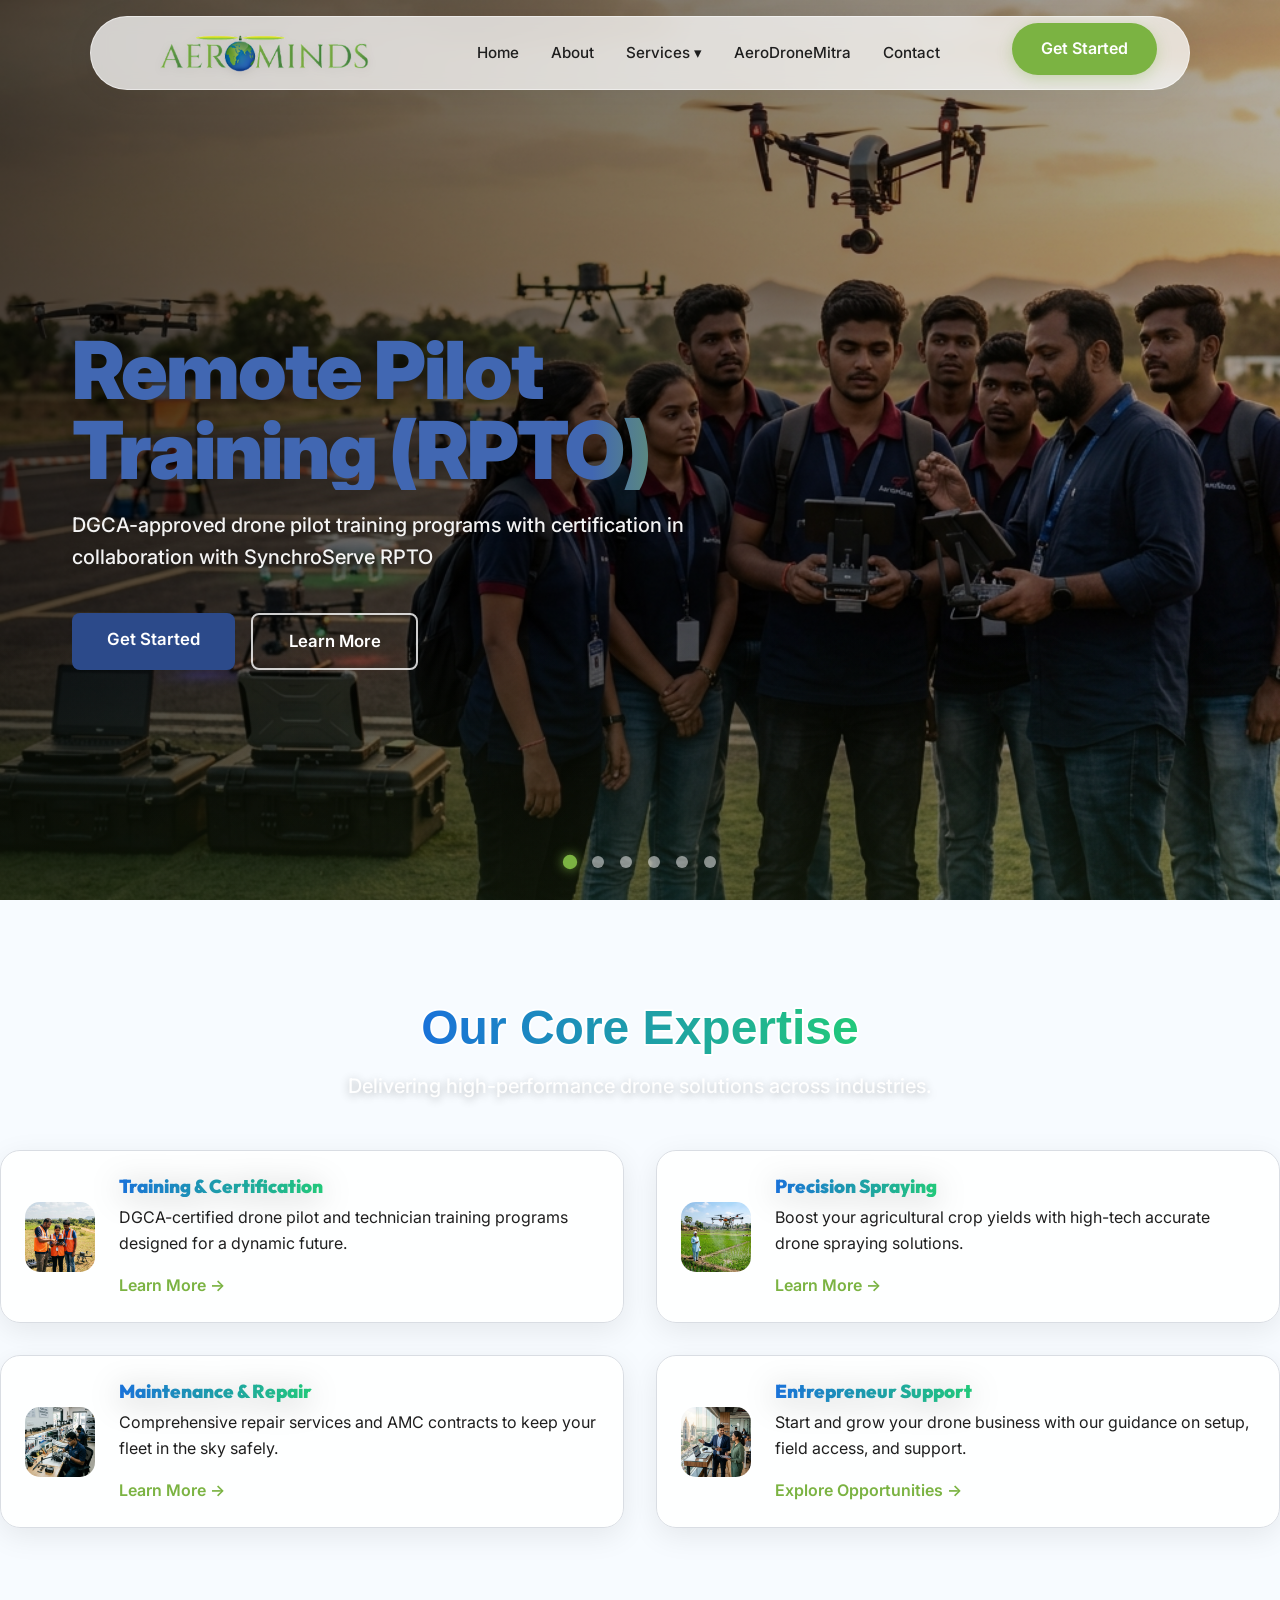
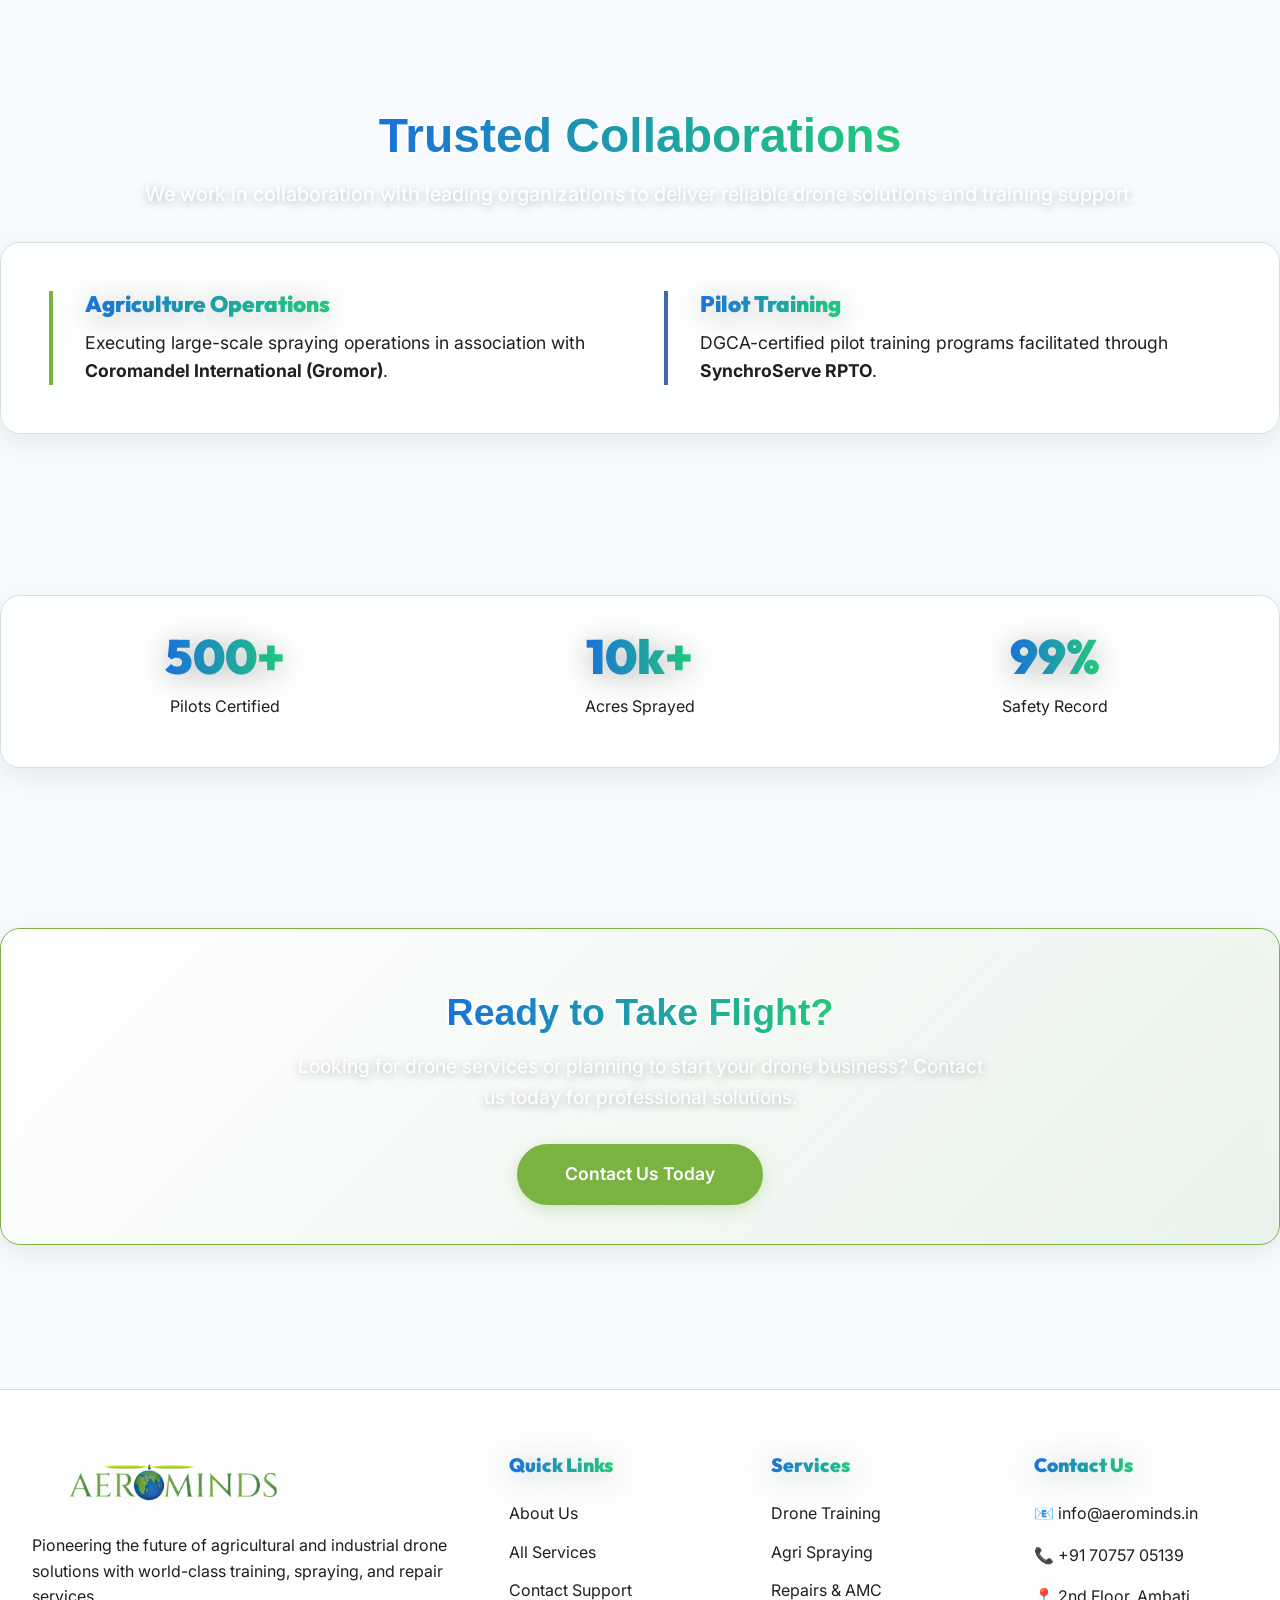
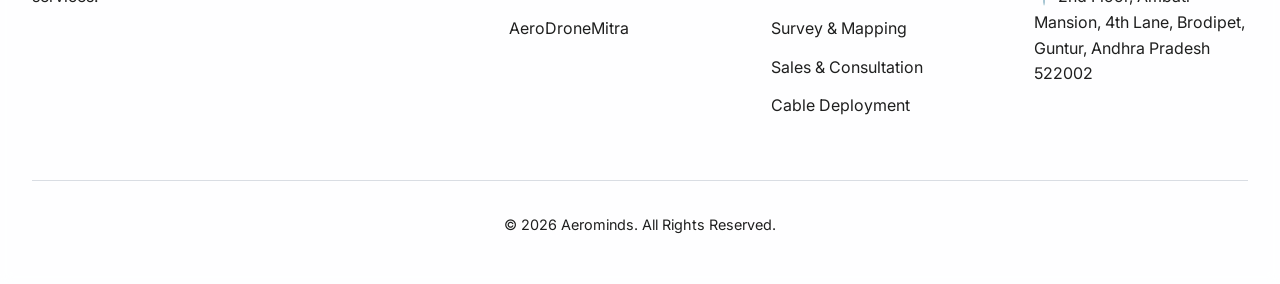
<file: index.html>
<!DOCTYPE html>
<html lang="en">

<head>
  <meta charset="UTF-8">
  <meta name="viewport" content="width=device-width, initial-scale=1.0">

  <link rel="icon" type="image/png" href="assets/images/logo_header_transparent.png">
  <title>Aerominds | Drone Services & Training</title>
  <link rel="stylesheet" href="css/global.css">
  <link rel="stylesheet" href="css/components.css">
  <link rel="stylesheet" href="css/pages.css">
  <script src="js/script.js" defer></script>
</head>

<body>
  <!-- Global Background -->
  <img src="assets/images/drone_field_bg.jpg" alt="AeroMinds Drone Solutions" class="global-bg">
  <div class="global-overlay home-overlay"></div>

  <!-- Navbar -->
  <nav class="navbar"><a href="index.html" class="brand">
      <img src="assets/images/Logo_1.png" alt="Aerominds Logo">
    </a>
    <div class="nav-links">
      <a href="index.html">Home</a>
      <a href="about.html">About</a>
      <div class="dropdown">
        <a href="services.html">Services ▾</a>
        <div class="dropdown-menu">
          <a href="training.html">Drone Training & Certification</a>
          <a href="spraying.html">Precision Drone Spraying</a>
          <a href="repair.html">Drone Repair & AMC</a>
          <hr style="border: 0; border-top: 1px solid var(--border-grey); margin: 0.5rem 0;">
          <a href="mapping.html">Survey & Mapping</a>
          <a href="sales.html">Sales & Consultation</a>
          <a href="cable.html">Cable Deployment</a>
        </div>
      </div>
      <a href="legal.html">AeroDroneMitra</a>
      <a href="contact.html">Contact</a>
    </div>
    <div class="nav-actions">
      <button class="menu-toggle">
        <span></span><span></span><span></span>
      </button>
      <a href="contact.html" class="btn btn-primary" style="display:none;" id="mobile-hide-btn">Get Started</a>
      <a href="contact.html" class="btn btn-primary hidden-mobile-btn">Get Started</a>
      <style>
        .hidden-mobile-btn {
          display: inline-block;
        }

        @media(max-width: 992px) {
          .hidden-mobile-btn {
            display: none;
          }
        }
      </style>
    </div>
  </nav>

  <!-- Hero Section -->
  <section class="hero page-wrapper">
    <!-- Parallax Cinematic Background Scenes -->
    <div class="hero-slider" id="hero-slider-bgs">

      <!-- Scene 1: Training -->
      <div class="slide scene-container active-slide">
        <div class="scene-bg" style="background-image: url('assets/images/hero-training.png');"></div>
        <div class="scene-fx grass-sway"></div>
      </div>

      <!-- Scene 2: Spraying -->
      <div class="slide scene-container">
        <div class="scene-bg no-zoom" style="background-image: url('assets/images/hero-spraying.png');"></div>
      </div>

      <!-- Scene 3: Repair -->
      <div class="slide scene-container">
        <div class="scene-bg no-zoom" style="background-image: url('assets/images/hero-repair.png');"></div>
      </div>

      <!-- Scene 4: Mapping -->
      <div class="slide scene-container">
        <div class="scene-bg" style="background-image: url('assets/images/hero-mapping.png');"></div>
        <div class="scene-fx cloud-drift"></div>
      </div>

      <!-- Scene 5: Sales -->
      <div class="slide scene-container">
        <div class="scene-bg" style="background-image: url('assets/images/hero-sales.png');"></div>
        <div class="scene-fx diag-monitor-glow"></div>
      </div>

      <!-- Scene 6: Deployment -->
      <div class="slide scene-container">
        <div class="scene-bg no-zoom" style="background-image: url('assets/images/hero-deployment.png');"></div>
      </div>

    </div>


    <!-- Slider Navigation Dots -->
    <div class="slider-nav" id="hero-slider-nav">
      <div class="slider-dot active" data-index="0"></div>
      <div class="slider-dot" data-index="1"></div>
      <div class="slider-dot" data-index="2"></div>
      <div class="slider-dot" data-index="3"></div>
      <div class="slider-dot" data-index="4"></div>
      <div class="slider-dot" data-index="5"></div>
    </div>

    <div class="container hero-content">
      <div class="hero-glass-panel fade-in" id="hero-text-container">
        <h1 id="hero-title">Remote Pilot Training (RPTO)</h1>
        <p id="hero-subtext">DGCA-approved drone pilot training programs with certification in collaboration with
          SynchroServe RPTO</p>

        <div class="hero-buttons">
          <a href="#" class="btn" id="hero-btn-primary">Get Started</a>
          <a href="#" class="btn-outline" id="hero-btn-secondary">Learn More</a>
        </div>
      </div>
    </div>
  </section>

  <!-- Home Services Teaser -->
  <section class="section-padding container">
    <div class="text-center mb-4 fade-in">
      <svg viewBox="0 0 1200 120" xmlns="http://www.w3.org/2000/svg" style="width:100%; max-width:900px; display:block; margin:0 auto;">
        <defs>
          <linearGradient id="expertiseGrad" x1="0%" y1="0%" x2="100%" y2="0%">
            <stop offset="0%" stop-color="#1A72D9"/>
            <stop offset="100%" stop-color="#22C97A"/>
          </linearGradient>
        </defs>
        <text x="50%" y="85" text-anchor="middle" font-family="Arial Rounded MT Bold, Arial, sans-serif" font-size="64" font-weight="900" stroke="white" stroke-width="5" stroke-linejoin="round" paint-order="stroke fill" fill="url(#expertiseGrad)">
          Our Core Expertise
        </text>
      </svg>
      <p>Delivering high-performance drone solutions across industries.</p>
    </div>
    <div class="service-cards-grid scale-in" style="grid-template-columns: repeat(2, 1fr); gap: 2rem;">
      <div class="glass-card home-service-card fade-in">
        <div class="icon-box">
          <img src="assets/images/training_indian.png" alt="Training" loading="lazy" decoding="async"
            style="width: 100%; height: 100%; object-fit: cover; border-radius: 15px;">
        </div>
        <div>
          <h3 class="mb-1">Training & Certification</h3>
          <p>DGCA-certified drone pilot and technician training programs designed for a dynamic future.</p>
          <a href="training.html" style="color: var(--green-accent); font-weight: 600;">Learn More →</a>
        </div>
      </div>
      <div class="glass-card home-service-card fade-in">
        <div class="icon-box">
          <img src="assets/images/spraying_indian.png" alt="Spraying" loading="lazy" decoding="async"
            style="width: 100%; height: 100%; object-fit: cover; border-radius: 15px;">
        </div>
        <div>
          <h3 class="mb-1">Precision Spraying</h3>
          <p>Boost your agricultural crop yields with high-tech accurate drone spraying solutions.</p>
          <a href="spraying.html" style="color: var(--green-accent); font-weight: 600;">Learn More →</a>
        </div>
      </div>
      <div class="glass-card home-service-card fade-in">
        <div class="icon-box">
          <img src="assets/images/repair_indian.png" alt="Repair" loading="lazy" decoding="async"
            style="width: 100%; height: 100%; object-fit: cover; border-radius: 15px;">
        </div>
        <div>
          <h3 class="mb-1">Maintenance & Repair</h3>
          <p>Comprehensive repair services and AMC contracts to keep your fleet in the sky safely.</p>
          <a href="repair.html" style="color: var(--green-accent); font-weight: 600;">Learn More →</a>
        </div>
      </div>
      <div class="glass-card home-service-card fade-in">
        <div class="icon-box">
          <img src="assets/images/entrepreneur_indian.png" alt="Support" loading="lazy" decoding="async"
            style="width: 100%; height: 100%; object-fit: cover; border-radius: 15px;">
        </div>
        <div>
          <h3 class="mb-1">Entrepreneur Support</h3>
          <p>Start and grow your drone business with our guidance on setup, field access, and support.</p>
          <a href="about.html" style="color: var(--green-accent); font-weight: 600;">Explore Opportunities →</a>
        </div>
      </div>
    </div>
  </section>

  <!-- Collaborations Section -->
  <section class="section-padding container">
    <div class="text-center mb-4 fade-in">
      <svg viewBox="0 0 1200 120" xmlns="http://www.w3.org/2000/svg" style="width:100%; max-width:900px; display:block; margin:0 auto;">
        <defs>
          <linearGradient id="collabGrad" x1="0%" y1="0%" x2="100%" y2="0%">
            <stop offset="0%" stop-color="#1A72D9"/>
            <stop offset="100%" stop-color="#22C97A"/>
          </linearGradient>
        </defs>
        <text x="50%" y="85" text-anchor="middle" font-family="Arial Rounded MT Bold, Arial, sans-serif" font-size="64" font-weight="900" stroke="white" stroke-width="5" stroke-linejoin="round" paint-order="stroke fill" fill="url(#collabGrad)">
          Trusted Collaborations
        </text>
      </svg>
      <p>We work in collaboration with leading organizations to deliver reliable drone solutions and training support.
      </p>
    </div>
    <div class="glass-card fade-in" style="padding: 3rem;">
      <div style="display: grid; grid-template-columns: repeat(auto-fit, minmax(400px, 1fr)); gap: 3rem;">
        <div style="border-left: 4px solid var(--green-accent); padding-left: 2rem;">
          <h3 style="margin-bottom: 0.7rem; font-size: 1.4rem;">Agriculture Operations</h3>
          <p style="margin-bottom: 0; font-size: 1.1rem;">Executing large-scale spraying operations in association with
            <strong>Coromandel International (Gromor)</strong>.
          </p>
        </div>
        <div style="border-left: 4px solid var(--blue-accent); padding-left: 2rem;">
          <h3 style="margin-bottom: 0.7rem; font-size: 1.4rem;">Pilot Training</h3>
          <p style="margin-bottom: 0; font-size: 1.1rem;">DGCA-certified pilot training programs facilitated through
            <strong>SynchroServe RPTO</strong>.
          </p>
        </div>
      </div>
    </div>
  </section>

  <!-- Statistics Section -->
  <section class="section-padding container">
    <div class="glass-card fade-in">
      <div class="stats-grid" style="grid-template-columns: repeat(3, 1fr);">
        <div class="stat-item">
          <h2>500+</h2>
          <p>Pilots Certified</p>
        </div>
        <div class="stat-item">
          <h2>10k+</h2>
          <p>Acres Sprayed</p>
        </div>
        <div class="stat-item">
          <h2>99%</h2>
          <p>Safety Record</p>
        </div>
      </div>
    </div>
  </section>

  <!-- Final CTA Section -->
  <section class="section-padding container">
    <div class="glass-card text-center fade-in"
      style="background: linear-gradient(135deg, rgba(255,255,255,0.9), rgba(123, 179, 66, 0.1)); border: 1px solid var(--green-accent);">
      <svg viewBox="0 0 1200 120" xmlns="http://www.w3.org/2000/svg" style="width:100%; max-width:900px; display:block; margin:0 auto;">
        <defs>
          <linearGradient id="ctaGrad" x1="0%" y1="0%" x2="100%" y2="0%">
            <stop offset="0%" stop-color="#1A72D9"/>
            <stop offset="100%" stop-color="#22C97A"/>
          </linearGradient>
        </defs>
        <text x="50%" y="85" text-anchor="middle" font-family="Arial Rounded MT Bold, Arial, sans-serif" font-size="50" font-weight="900" stroke="white" stroke-width="5" stroke-linejoin="round" paint-order="stroke fill" fill="url(#ctaGrad)">
          Ready to Take Flight?
        </text>
      </svg>
      <p style="font-size: 1.2rem; max-width: 700px; margin: 0 auto 2rem;">Looking for drone services or planning to
        start your drone business? Contact us today for professional solutions.</p>
      <a href="contact.html" class="btn btn-primary" style="padding: 1rem 3rem; font-size: 1.1rem;">Contact Us Today</a>
    </div>
  </section>

  <!-- Footer -->
  <footer>
    <div class="container">
      <div class="footer-grid">
        <div class="footer-col">
          <img src="assets/images/Logo_1.png" alt="Aerominds Logo" class="footer-logo">
          <p>Pioneering the future of agricultural and industrial drone solutions with world-class training, spraying,
            and repair services.</p>
        </div>
        <div class="footer-col">
          <h4>Quick Links</h4>
          <a href="about.html">About Us</a>
          <a href="services.html">All Services</a>
          <a href="contact.html">Contact Support</a>
          <a href="legal.html">AeroDroneMitra</a>
        </div>
        <div class="footer-col">
          <h4>Services</h4>
          <a href="training.html">Drone Training</a>
          <a href="spraying.html">Agri Spraying</a>
          <a href="repair.html">Repairs & AMC</a>
          <a href="mapping.html">Survey & Mapping</a>
          <a href="sales.html">Sales & Consultation</a>
          <a href="cable.html">Cable Deployment</a>
        </div>
        <div class="footer-col">
          <h4>Contact Us</h4>
          <p>📧 info@aerominds.in</p>
          <p>📞 +91 70757 05139</p>
          <p>📍 2nd Floor, Ambati Mansion, 4th Lane, Brodipet, Guntur, Andhra Pradesh 522002</p>
        </div>
      </div>
      <div class="footer-bottom">
        <p>&copy; 2026 Aerominds. All Rights Reserved.</p>
      </div>
    </div>
  </footer>
</body>

</html>
</file>
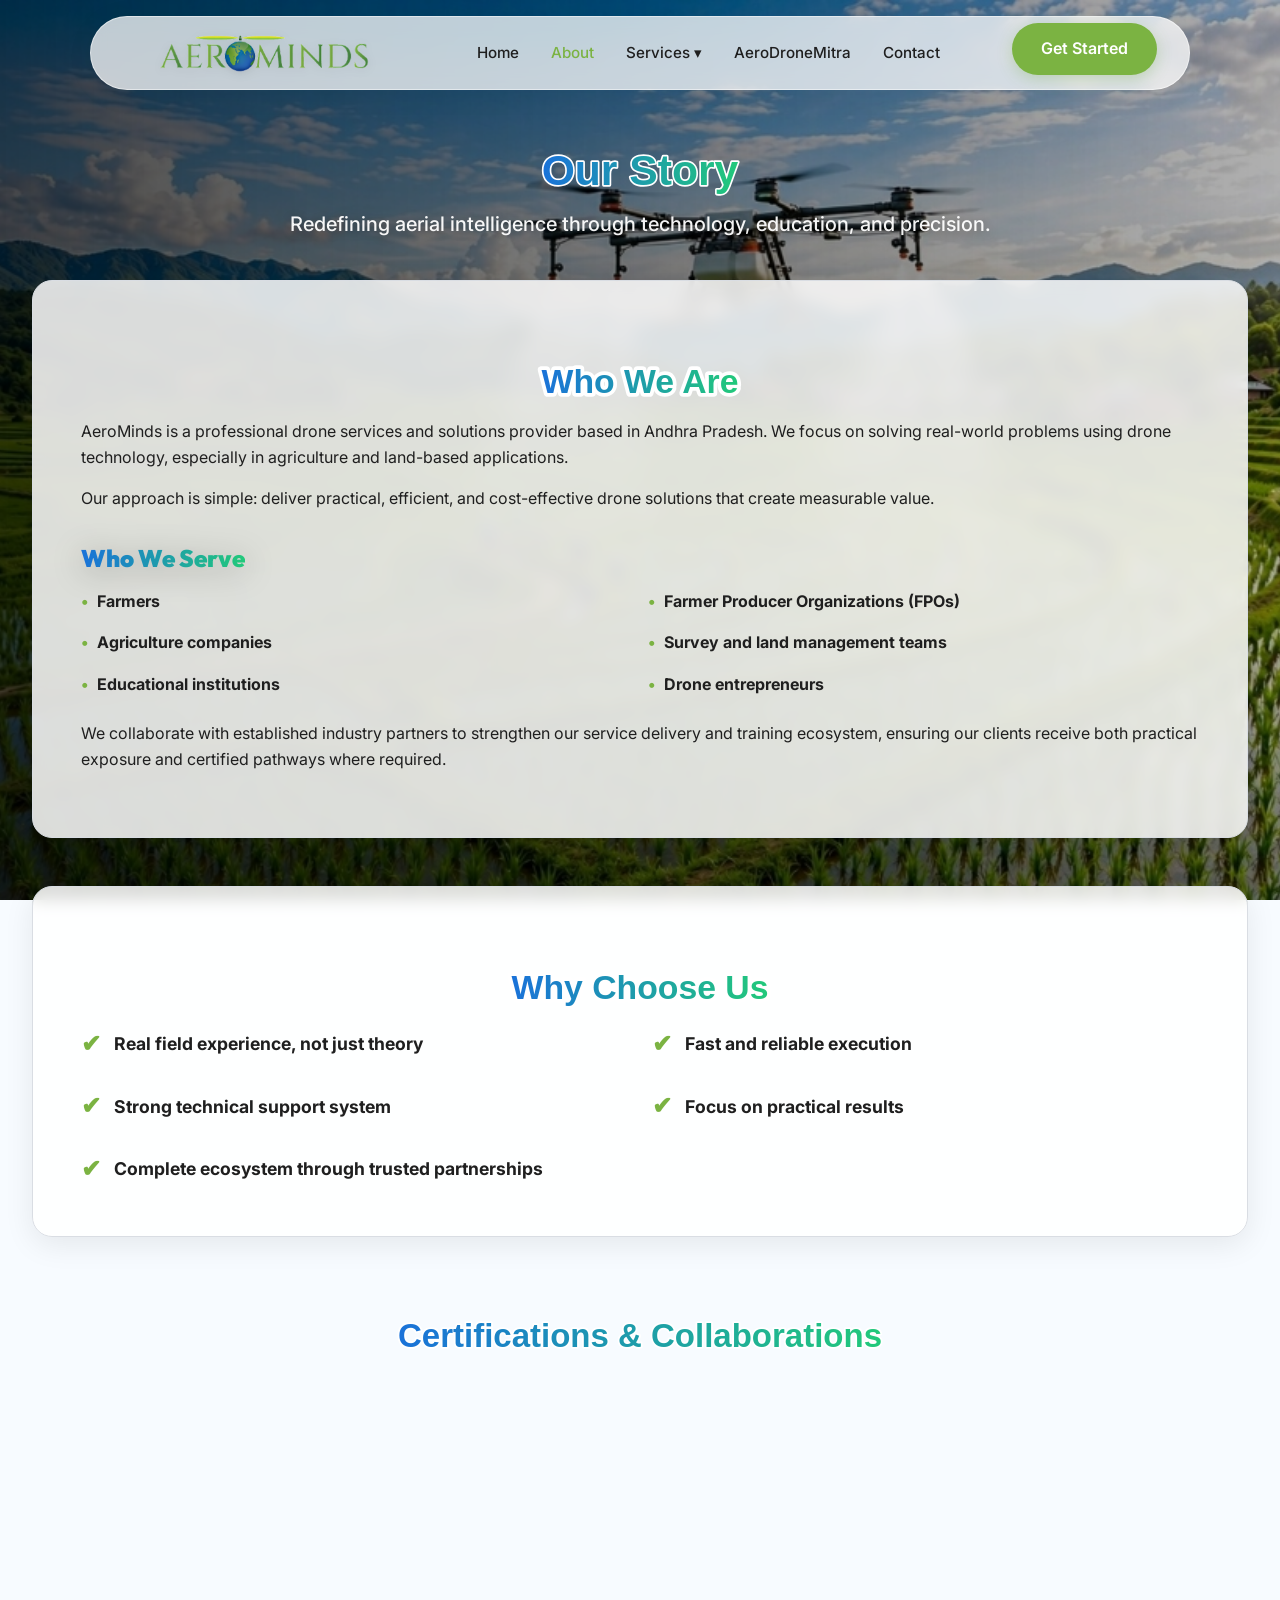
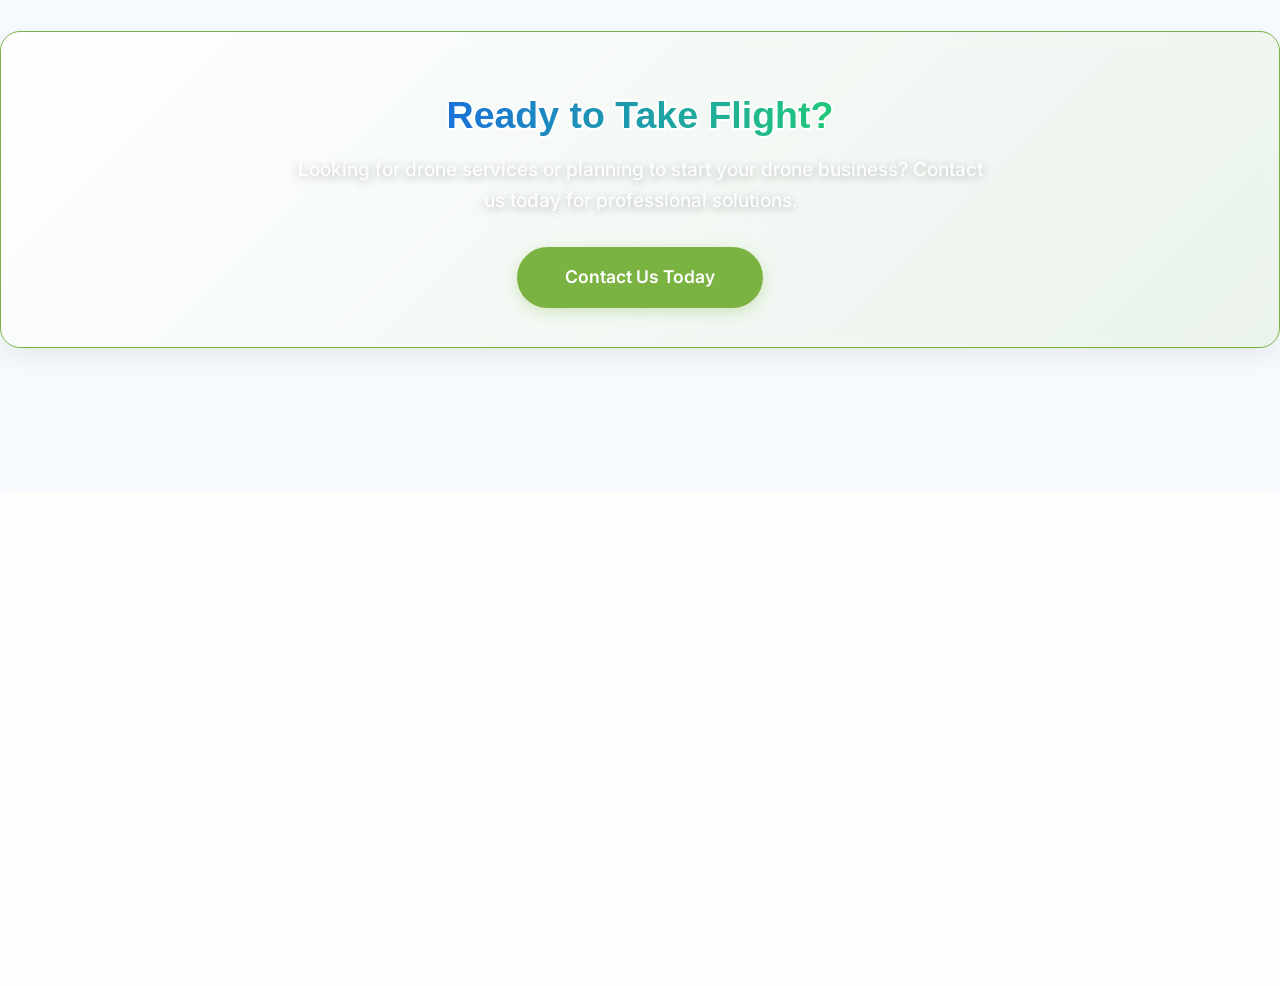
<file: about.html>
<!DOCTYPE html>
<html lang="en">

<head>
  <meta charset="UTF-8">
  <meta name="viewport" content="width=device-width, initial-scale=1.0">

  <link rel="icon" type="image/png" href="assets/images/logo_header_transparent.png">
  <title>About Us | Aerominds</title>
  <link rel="stylesheet" href="css/global.css">
  <link rel="stylesheet" href="css/components.css">
  <link rel="stylesheet" href="css/pages.css">
  <script src="js/script.js" defer></script>
</head>

<body>
  <img src="assets/images/drone_field_bg.jpg" alt="Background" class="global-bg">
  <div class="global-overlay"></div>

  <!-- Navbar -->
  <nav class="navbar"><a href="index.html" class="brand">
      <img src="assets/images/Logo_1.png" alt="Aerominds Logo">
    </a>
    <div class="nav-links">
      <a href="index.html">Home</a>
      <a href="about.html" style="color: var(--green-accent);">About</a>
      <div class="dropdown">
        <a href="services.html">Services ▾</a>
        <div class="dropdown-menu">
          <a href="training.html">Drone Training & Certification</a>
          <a href="spraying.html">Precision Drone Spraying</a>
          <a href="repair.html">Drone Repair & AMC</a>
          <hr style="border: 0; border-top: 1px solid var(--border-grey); margin: 0.5rem 0;">
          <a href="mapping.html">Survey & Mapping</a>
          <a href="sales.html">Sales & Consultation</a>
          <a href="cable.html">Cable Deployment</a>
        </div>
      </div>
      <a href="legal.html">AeroDroneMitra</a>
      <a href="contact.html">Contact</a>
    </div>
    <div class="nav-actions">
      <button class="menu-toggle"><span></span><span></span><span></span></button>
      <a href="contact.html" class="btn btn-primary hidden-mobile-btn">Get Started</a>
      <style>
        .hidden-mobile-btn {
          display: inline-block;
        }

        @media(max-width: 992px) {
          .hidden-mobile-btn {
            display: none;
          }
        }
      </style>
    </div>
  </nav>

  <!-- Page Header -->
  <header class="page-header fade-in">
    <svg viewBox="0 0 1200 120" xmlns="http://www.w3.org/2000/svg" style="width:100%; max-width:900px; display:block; margin:0 auto;">
      <defs>
        <linearGradient id="storyGrad" x1="0%" y1="0%" x2="100%" y2="0%">
          <stop offset="0%" stop-color="#1A72D9"/>
          <stop offset="100%" stop-color="#22C97A"/>
        </linearGradient>
      </defs>
      <text x="50%" y="85" text-anchor="middle" font-family="Arial Rounded MT Bold, Arial, sans-serif" font-size="64" font-weight="900" stroke="white" stroke-width="5" stroke-linejoin="round" paint-order="stroke fill" fill="url(#storyGrad)">
        Our Story
      </text>
    </svg>
    <p>Redefining aerial intelligence through technology, education, and precision.</p>
  </header>

  <!-- Story Section -->
  <section class="container mb-4">
    <div class="glass-card fade-in" style="padding: 3rem;">
      <svg viewBox="0 0 1200 120" xmlns="http://www.w3.org/2000/svg" style="width:100%; max-width:900px; display:block; margin:0 auto;">
        <defs>
          <linearGradient id="whoGrad" x1="0%" y1="0%" x2="100%" y2="0%">
            <stop offset="0%" stop-color="#1A72D9"/>
            <stop offset="100%" stop-color="#22C97A"/>
          </linearGradient>
        </defs>
        <text x="50%" y="85" text-anchor="middle" font-family="Arial Rounded MT Bold, Arial, sans-serif" font-size="45" font-weight="900" stroke="white" stroke-width="10" stroke-linejoin="round" paint-order="stroke fill" fill="url(#whoGrad)">
          Who We Are
        </text>
      </svg>
      <p>AeroMinds is a professional drone services and solutions provider based in Andhra Pradesh. We focus on solving
        real-world problems using drone technology, especially in agriculture and land-based applications.</p>
      <p>Our approach is simple: deliver practical, efficient, and cost-effective drone solutions that create measurable
        value.</p>

      <div class="mt-4 mb-3">
        <h3 style="font-size: 1.5rem;" class="mb-2">Who We Serve</h3>
        <ul style="list-style: none; padding-left: 0; display: grid; grid-template-columns: repeat(2, 1fr); gap: 1rem;">
          <li style="display: flex; align-items: center; gap: 0.5rem; font-weight: bold;">
            <span style="color: var(--green-accent); font-weight: bold;">•</span> Farmers
          </li>
          <li style="display: flex; align-items: center; gap: 0.5rem; font-weight: bold;">
            <span style="color: var(--green-accent); font-weight: bold;">•</span> Farmer Producer Organizations (FPOs)
          </li>
          <li style="display: flex; align-items: center; gap: 0.5rem; font-weight: bold;">
            <span style="color: var(--green-accent); font-weight: bold;">•</span> Agriculture companies
          </li>
          <li style="display: flex; align-items: center; gap: 0.5rem; font-weight: bold;">
            <span style="color: var(--green-accent); font-weight: bold;">•</span> Survey and land management teams
          </li>
          <li style="display: flex; align-items: center; gap: 0.5rem; font-weight: bold;">
            <span style="color: var(--green-accent); font-weight: bold;">•</span> Educational institutions
          </li>
          <li style="display: flex; align-items: center; gap: 0.5rem; font-weight: bold;">
            <span style="color: var(--green-accent); font-weight: bold;">•</span> Drone entrepreneurs
          </li>
        </ul>
      </div>

      <p>We collaborate with established industry partners to strengthen our service delivery and training ecosystem,
        ensuring our clients receive both practical exposure and certified pathways where required.</p>
    </div>
  </section>

  <section class="container mt-5 mb-5">
    <div class="glass-card fade-in" style="padding: 3rem;">
      <svg viewBox="0 0 1200 120" xmlns="http://www.w3.org/2000/svg" style="width:100%; max-width:900px; display:block; margin:0 auto;">
        <defs>
          <linearGradient id="chooseGrad" x1="0%" y1="0%" x2="100%" y2="0%">
            <stop offset="0%" stop-color="#1A72D9"/>
            <stop offset="100%" stop-color="#22C97A"/>
          </linearGradient>
        </defs>
        <text x="50%" y="85" text-anchor="middle" font-family="Arial Rounded MT Bold, Arial, sans-serif" font-size="45" font-weight="900" stroke="white" stroke-width="10" stroke-linejoin="round" paint-order="stroke fill" fill="url(#chooseGrad)">
          Why Choose Us
        </text>
      </svg>
      <div style="display: grid; grid-template-columns: repeat(2, 1fr); gap: 1.5rem;">
        <div style="display: flex; align-items: center; gap: 0.8rem; font-size: 1.1rem; font-weight: bold;">
          <span style="color: var(--green-accent); font-size: 1.5rem;">✔</span> Real field experience, not just theory
        </div>
        <div style="display: flex; align-items: center; gap: 0.8rem; font-size: 1.1rem; font-weight: bold;">
          <span style="color: var(--green-accent); font-size: 1.5rem;">✔</span> Fast and reliable execution
        </div>
        <div style="display: flex; align-items: center; gap: 0.8rem; font-size: 1.1rem; font-weight: bold;">
          <span style="color: var(--green-accent); font-size: 1.5rem;">✔</span> Strong technical support system
        </div>
        <div style="display: flex; align-items: center; gap: 0.8rem; font-size: 1.1rem; font-weight: bold;">
          <span style="color: var(--green-accent); font-size: 1.5rem;">✔</span> Focus on practical results
        </div>
        <div style="display: flex; align-items: center; gap: 0.8rem; font-size: 1.1rem; font-weight: bold;">
          <span style="color: var(--green-accent); font-size: 1.5rem;">✔</span> Complete ecosystem through trusted
          partnerships
        </div>
      </div>
    </div>
  </section>

  <!-- Certifications -->
  <section class="container mt-4 mb-4">
    <svg viewBox="0 0 1500 120" xmlns="http://www.w3.org/2000/svg" style="width:100%; max-width:1100px; display:block; margin:0 auto;">
      <defs>
        <linearGradient id="certGrad" x1="0%" y1="0%" x2="100%" y2="0%">
          <stop offset="0%" stop-color="#1A72D9"/>
          <stop offset="100%" stop-color="#22C97A"/>
        </linearGradient>
      </defs>
      <text x="50%" y="85" text-anchor="middle" font-family="Arial Rounded MT Bold, Arial, sans-serif" font-size="45" font-weight="900" stroke="white" stroke-width="5" stroke-linejoin="round" paint-order="stroke fill" fill="url(#certGrad)">
        Certifications & Collaborations
      </text>
    </svg>
    <div class="stats-grid fade-in">
      <div class="glass-card text-center" style="padding: 2rem;">
        <h3>DGCA</h3>
        <p>Approved Training Partner</p>
      </div>
      <div class="glass-card text-center" style="padding: 2rem;">
        <h3>ISO 9001</h3>
        <p>Comming soon...</p>
      </div>
      <div class="glass-card text-center" style="padding: 2rem;">
        <h3>AgriTech</h3>
        <p>Innovation Award</p>
      </div>
      <div class="glass-card text-center" style="padding: 2rem;">
        <h3>Skill India</h3>
        <p>Vocational Partner</p>
      </div>
    </div>
  </section>

  <!-- Final CTA Section -->
  <section class="section-padding container">
    <div class="glass-card text-center fade-in"
      style="background: linear-gradient(135deg, rgba(255,255,255,0.9), rgba(123, 179, 66, 0.1)); border: 1px solid var(--green-accent);">
      <svg viewBox="0 0 1200 120" xmlns="http://www.w3.org/2000/svg" style="width:100%; max-width:900px; display:block; margin:0 auto;">
        <defs>
          <linearGradient id="flightGrad" x1="0%" y1="0%" x2="100%" y2="0%">
            <stop offset="0%" stop-color="#1A72D9"/>
            <stop offset="100%" stop-color="#22C97A"/>
          </linearGradient>
        </defs>
        <text x="50%" y="85" text-anchor="middle" font-family="Arial Rounded MT Bold, Arial, sans-serif" font-size="50" font-weight="900" stroke="white" stroke-width="5" stroke-linejoin="round" paint-order="stroke fill" fill="url(#flightGrad)">
          Ready to Take Flight?
        </text>
      </svg>
      <p style="font-size: 1.2rem; max-width: 700px; margin: 0 auto 2rem;">Looking for drone services or planning to
        start your drone business? Contact us today for professional solutions.</p>
      <a href="contact.html" class="btn btn-primary" style="padding: 1rem 3rem; font-size: 1.1rem;">Contact Us Today</a>
    </div>
  </section>

  <!-- Footer -->
  <footer>
    <div class="container">
      <div class="footer-grid">
        <div class="footer-col">
          <img src="assets/images/Logo_1.png" alt="Aerominds Logo" class="footer-logo">
          <p>Pioneering the future of agricultural and industrial drone solutions with world-class training, spraying,
            and repair services.</p>
        </div>
        <div class="footer-col">
          <h4>Quick Links</h4>
          <a href="about.html">About Us</a>
          <a href="services.html">All Services</a>
          <a href="contact.html">Contact Support</a>
          <a href="legal.html">AeroDroneMitra</a>
        </div>
        <div class="footer-col">
          <h4>Services</h4>
          <a href="training.html">Drone Training</a>
          <a href="spraying.html">Agri Spraying</a>
          <a href="repair.html">Repairs & AMC</a>
          <a href="mapping.html">Survey & Mapping</a>
          <a href="sales.html">Sales & Consultation</a>
          <a href="cable.html">Cable Deployment</a>
        </div>
        <div class="footer-col">
          <h4>Contact Us</h4>
          <p>📧 info@aerominds.in</p>
          <p>📞 +91 70757 05139</p>
          <p>📍 2nd Floor, Ambati Mansion, 4th Lane, Brodipet, Guntur, Andhra Pradesh 522002</p>
        </div>
      </div>
      <div class="footer-bottom">
        <p>&copy; 2026 Aerominds. All Rights Reserved.</p>
      </div>
    </div>
  </footer>
</body>

</html>
</file>
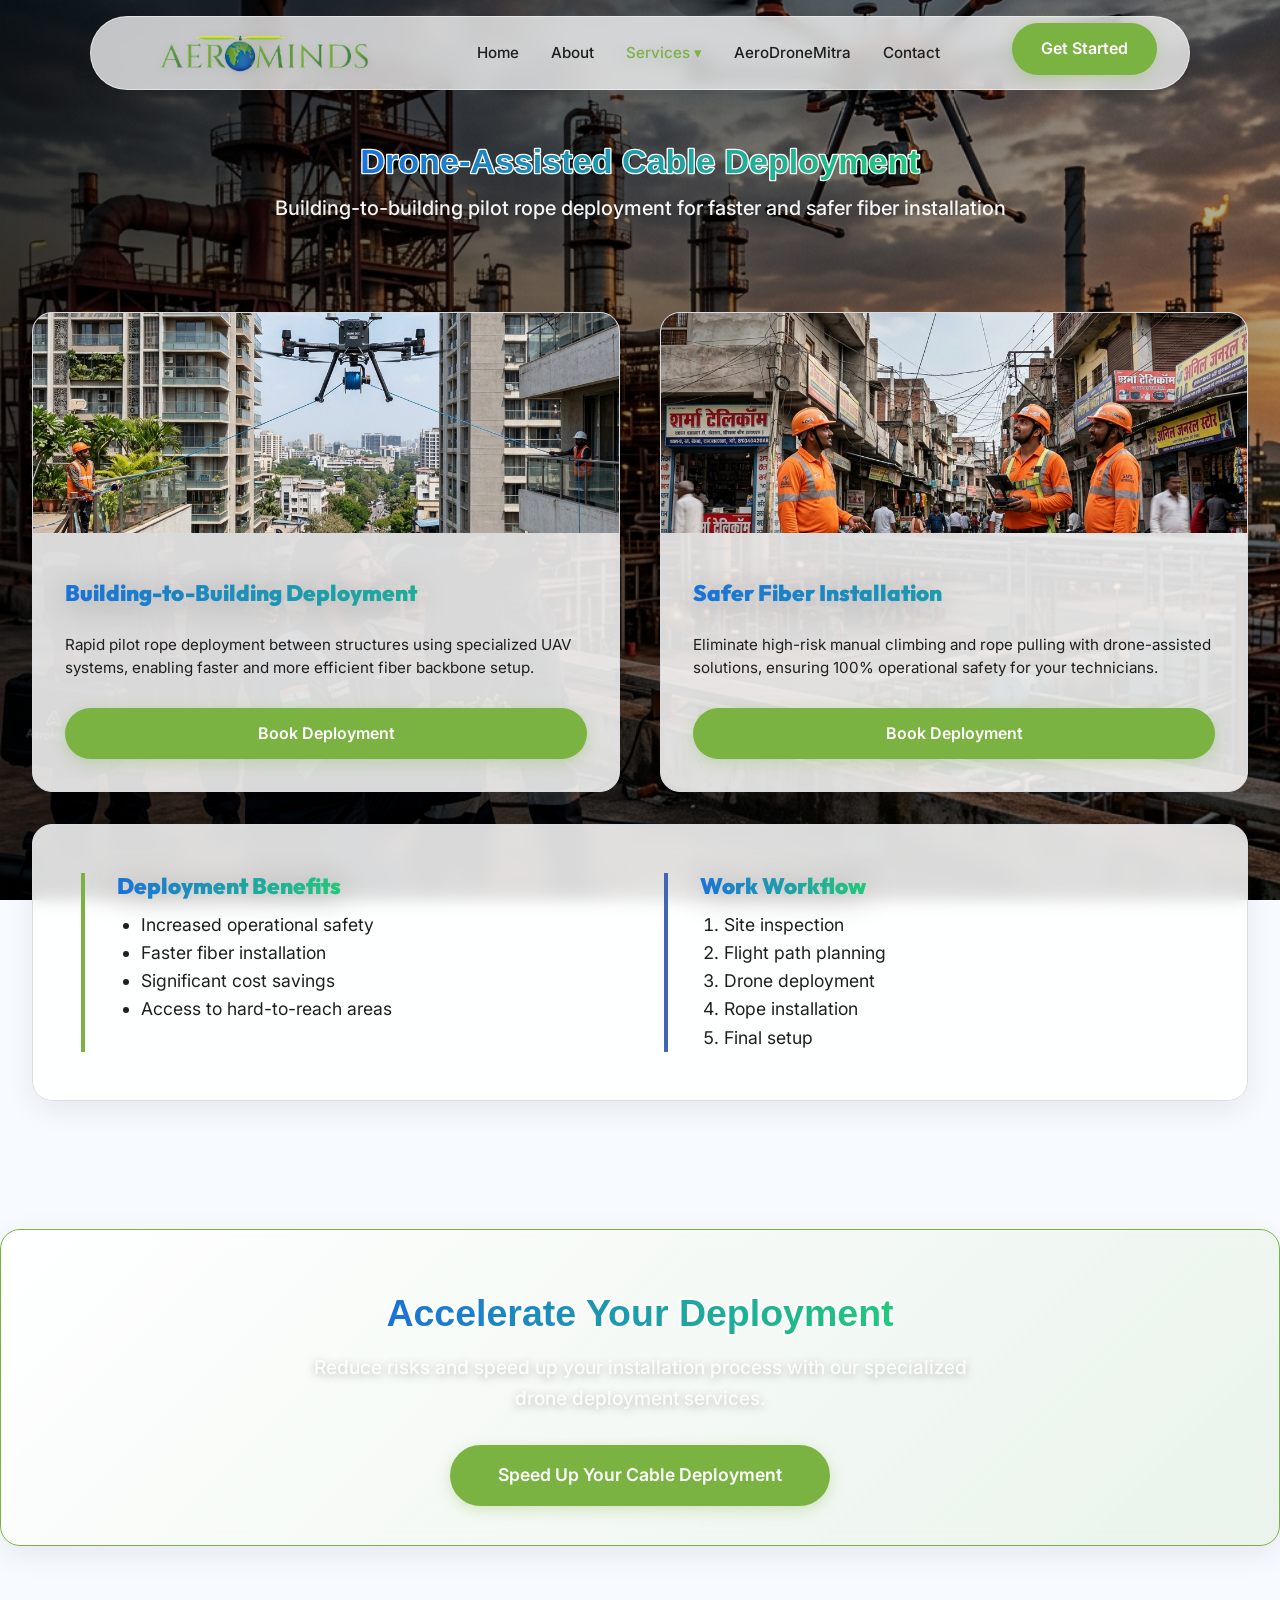
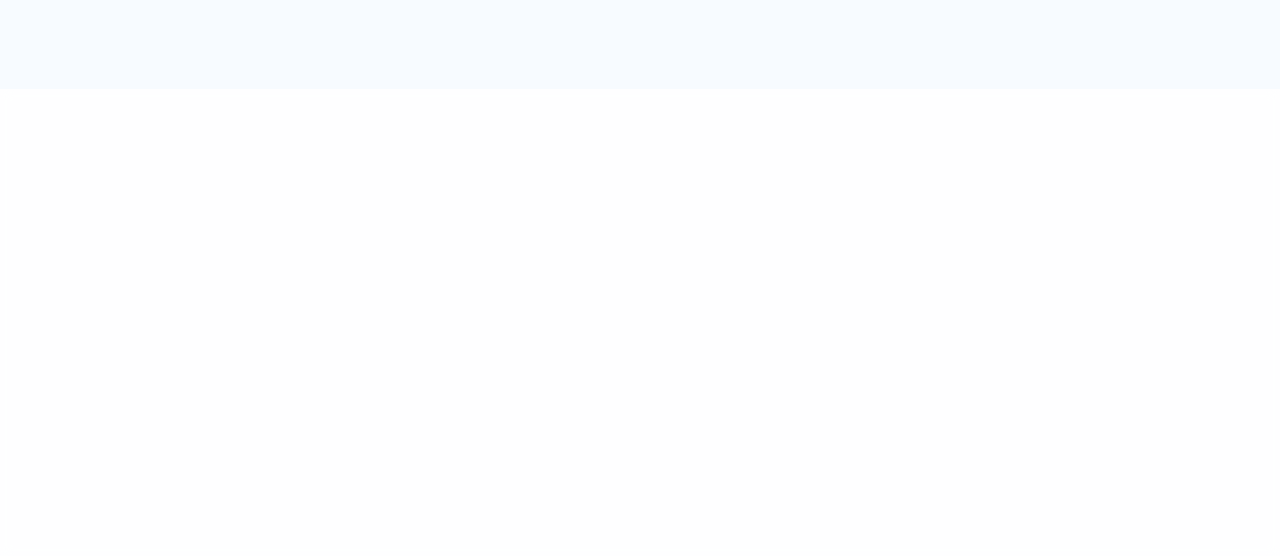
<file: cable.html>
<!DOCTYPE html>
<html lang="en">

<head>
  <meta charset="UTF-8">
  <meta name="viewport" content="width=device-width, initial-scale=1.0">

  <link rel="icon" type="image/png" href="assets/images/logo_header_transparent.png">
  <title>Drone-Assisted Cable Deployment | Aerominds</title>
  <link rel="stylesheet" href="css/global.css">
  <link rel="stylesheet" href="css/components.css">
  <link rel="stylesheet" href="css/pages.css">
  <script src="js/script.js" defer></script>
</head>

<body>
  <img src="assets/images/hero-deployment.png" alt="Drone Industrial Deployment" class="global-bg">
  <div class="global-overlay"></div>

  <!-- Navbar -->
  <nav class="navbar"><a href="index.html" class="brand">
      <img src="assets/images/Logo_1.png" alt="Aerominds Logo">
    </a>
    <div class="nav-links">
      <a href="index.html">Home</a>
      <a href="about.html">About</a>
      <div class="dropdown">
        <a href="services.html" style="color: var(--green-accent);">Services ▾</a>
        <div class="dropdown-menu">
          <a href="training.html">Drone Training & Certification</a>
          <a href="spraying.html">Precision Drone Spraying</a>
          <a href="repair.html">Drone Repair & AMC</a>
          <hr style="border: 0; border-top: 1px solid var(--border-grey); margin: 0.5rem 0;">
          <a href="mapping.html">Survey & Mapping</a>
          <a href="sales.html">Sales & Consultation</a>
          <a href="cable.html" style="color: var(--blue-accent);">Cable Deployment</a>
        </div>
      </div>
      <a href="legal.html">AeroDroneMitra</a>
      <a href="contact.html">Contact</a>
    </div>
    <div class="nav-actions">
      <button class="menu-toggle"><span></span><span></span><span></span></button>
      <a href="contact.html" class="btn btn-primary hidden-mobile-btn">Get Started</a>
      <style>
        .hidden-mobile-btn {
          display: inline-block;
        }

        @media(max-width: 992px) {
          .hidden-mobile-btn {
            display: none;
          }
        }
      </style>
    </div>
  </nav>

  <!-- Page Header -->
  <header class="page-header fade-in">
    <svg viewBox="0 0 1500 120" xmlns="http://www.w3.org/2000/svg" style="width:100%; max-width:1100px; display:block; margin:0 auto;">
      <defs>
        <linearGradient id="cableHeaderGrad" x1="0%" y1="0%" x2="100%" y2="0%">
          <stop offset="0%" stop-color="#1A72D9"/>
          <stop offset="100%" stop-color="#22C97A"/>
        </linearGradient>
      </defs>
      <text x="50%" y="85" text-anchor="middle" font-family="Arial Rounded MT Bold, Arial, sans-serif" font-size="64" font-weight="900" stroke="white" stroke-width="5" stroke-linejoin="round" paint-order="stroke fill" fill="url(#cableHeaderGrad)">
        Drone-Assisted Cable Deployment
      </text>
    </svg>
    <p>Building-to-building pilot rope deployment for faster and safer fiber installation</p>
  </header>



  <!-- Key Features Grid -->
  <section class="container mb-4 fade-in">
    <div class="service-cards-grid"
      style="grid-template-columns: repeat(auto-fit, minmax(400px, 1fr)); justify-content: center;">
      <div class="glass-card service-hub-card fade-in">
        <img src="assets/images/cable_indian.png" alt="Building-to-Building Deployment" class="card-img">
        <div class="card-content">
          <h3>Building-to-Building Deployment</h3>
          <p>Rapid pilot rope deployment between structures using specialized UAV systems, enabling faster and more
            efficient fiber backbone setup.</p>
          <a href="contact.html" class="btn btn-primary">Book Deployment</a>
        </div>
      </div>

      <div class="glass-card service-hub-card fade-in">
        <img src="assets/images/fiber_indian.png" alt="Safer Fiber Installation" class="card-img">
        <div class="card-content">
          <h3>Safer Fiber Installation</h3>
          <p>Eliminate high-risk manual climbing and rope pulling with drone-assisted solutions, ensuring 100%
            operational safety for your technicians.</p>
          <a href="contact.html" class="btn btn-primary">Book Deployment</a>
        </div>
      </div>
    </div>
  </section>

  <!-- Benefits & Process Section -->
  <section class="container mb-5">
    <div class="glass-card fade-in" style="padding: 3rem;">
      <div style="display: grid; grid-template-columns: repeat(auto-fit, minmax(300px, 1fr)); gap: 3rem;">
        <div style="border-left: 4px solid var(--green-accent); padding-left: 2rem;">
          <h3 style="margin-bottom: 0.7rem; font-size: 1.4rem;">Deployment Benefits</h3>
          <ul style="list-style: disc; margin-left: 1.5rem; font-size: 1.1rem; line-height: 1.6;">
            <li>Increased operational safety</li>
            <li>Faster fiber installation</li>
            <li>Significant cost savings</li>
            <li>Access to hard-to-reach areas</li>
          </ul>
        </div>
        <div style="border-left: 4px solid var(--blue-accent); padding-left: 2rem;">
          <h3 style="margin-bottom: 0.7rem; font-size: 1.4rem;">Work Workflow</h3>
          <ol style="margin-left: 1.5rem; font-size: 1.1rem; line-height: 1.6;">
            <li>Site inspection</li>
            <li>Flight path planning</li>
            <li>Drone deployment</li>
            <li>Rope installation</li>
            <li>Final setup</li>
          </ol>
        </div>
      </div>
    </div>
  </section>

  <!-- Final CTA Section -->
  <section class="section-padding container">
    <div class="glass-card text-center fade-in"
      style="background: linear-gradient(135deg, rgba(255,255,255,0.9), rgba(123, 179, 66, 0.1)); border: 1px solid var(--green-accent);">
      <svg viewBox="0 0 1200 120" xmlns="http://www.w3.org/2000/svg" style="width:100%; max-width:900px; display:block; margin:0 auto;">
        <defs>
          <linearGradient id="cableCtaGrad" x1="0%" y1="0%" x2="100%" y2="0%">
            <stop offset="0%" stop-color="#1A72D9"/>
            <stop offset="100%" stop-color="#22C97A"/>
          </linearGradient>
        </defs>
        <text x="50%" y="85" text-anchor="middle" font-family="Arial Rounded MT Bold, Arial, sans-serif" font-size="50" font-weight="900" stroke="white" stroke-width="5" stroke-linejoin="round" paint-order="stroke fill" fill="url(#cableCtaGrad)">
          Accelerate Your Deployment
        </text>
      </svg>
      <p style="font-size: 1.2rem; max-width: 700px; margin: 0 auto 2rem;">Reduce risks and speed up your installation
        process with our specialized drone deployment services.</p>
      <a href="contact.html" class="btn btn-primary" style="padding: 1rem 3rem; font-size: 1.1rem;">Speed Up Your Cable
        Deployment</a>
    </div>
  </section>

  <!-- Footer -->
  <footer>
    <div class="container">
      <div class="footer-grid">
        <div class="footer-col">
          <img src="assets/images/Logo_1.png" alt="Aerominds Logo" class="footer-logo">
          <p>Pioneering the future of agricultural and industrial drone solutions with world-class training, spraying,
            and specialized services.</p>
        </div>
        <div class="footer-col">
          <h4>Quick Links</h4>
          <a href="about.html">About Us</a>
          <a href="services.html">All Services</a>
          <a href="contact.html">Contact Support</a>
          <a href="legal.html">AeroDroneMitra</a>
        </div>
        <div class="footer-col">
          <h4>Services</h4>
          <a href="training.html">Drone Training</a>
          <a href="cable.html">Cable Deployment</a>
          <a href="repair.html">Repairs & AMC</a>
        </div>
        <div class="footer-col">
          <h4>Contact Us</h4>
          <p>📧 info@aerominds.in</p>
          <p>📞 +91 70757 05139</p>
          <p>📍 2nd Floor, Ambati Mansion, 4th Lane, Brodipet, Guntur, Andhra Pradesh 522002</p>
        </div>
      </div>
      <div class="footer-bottom">
        <p>&copy; 2026 Aerominds. All Rights Reserved.</p>
      </div>
    </div>
  </footer>
</body>

</html>
</file>
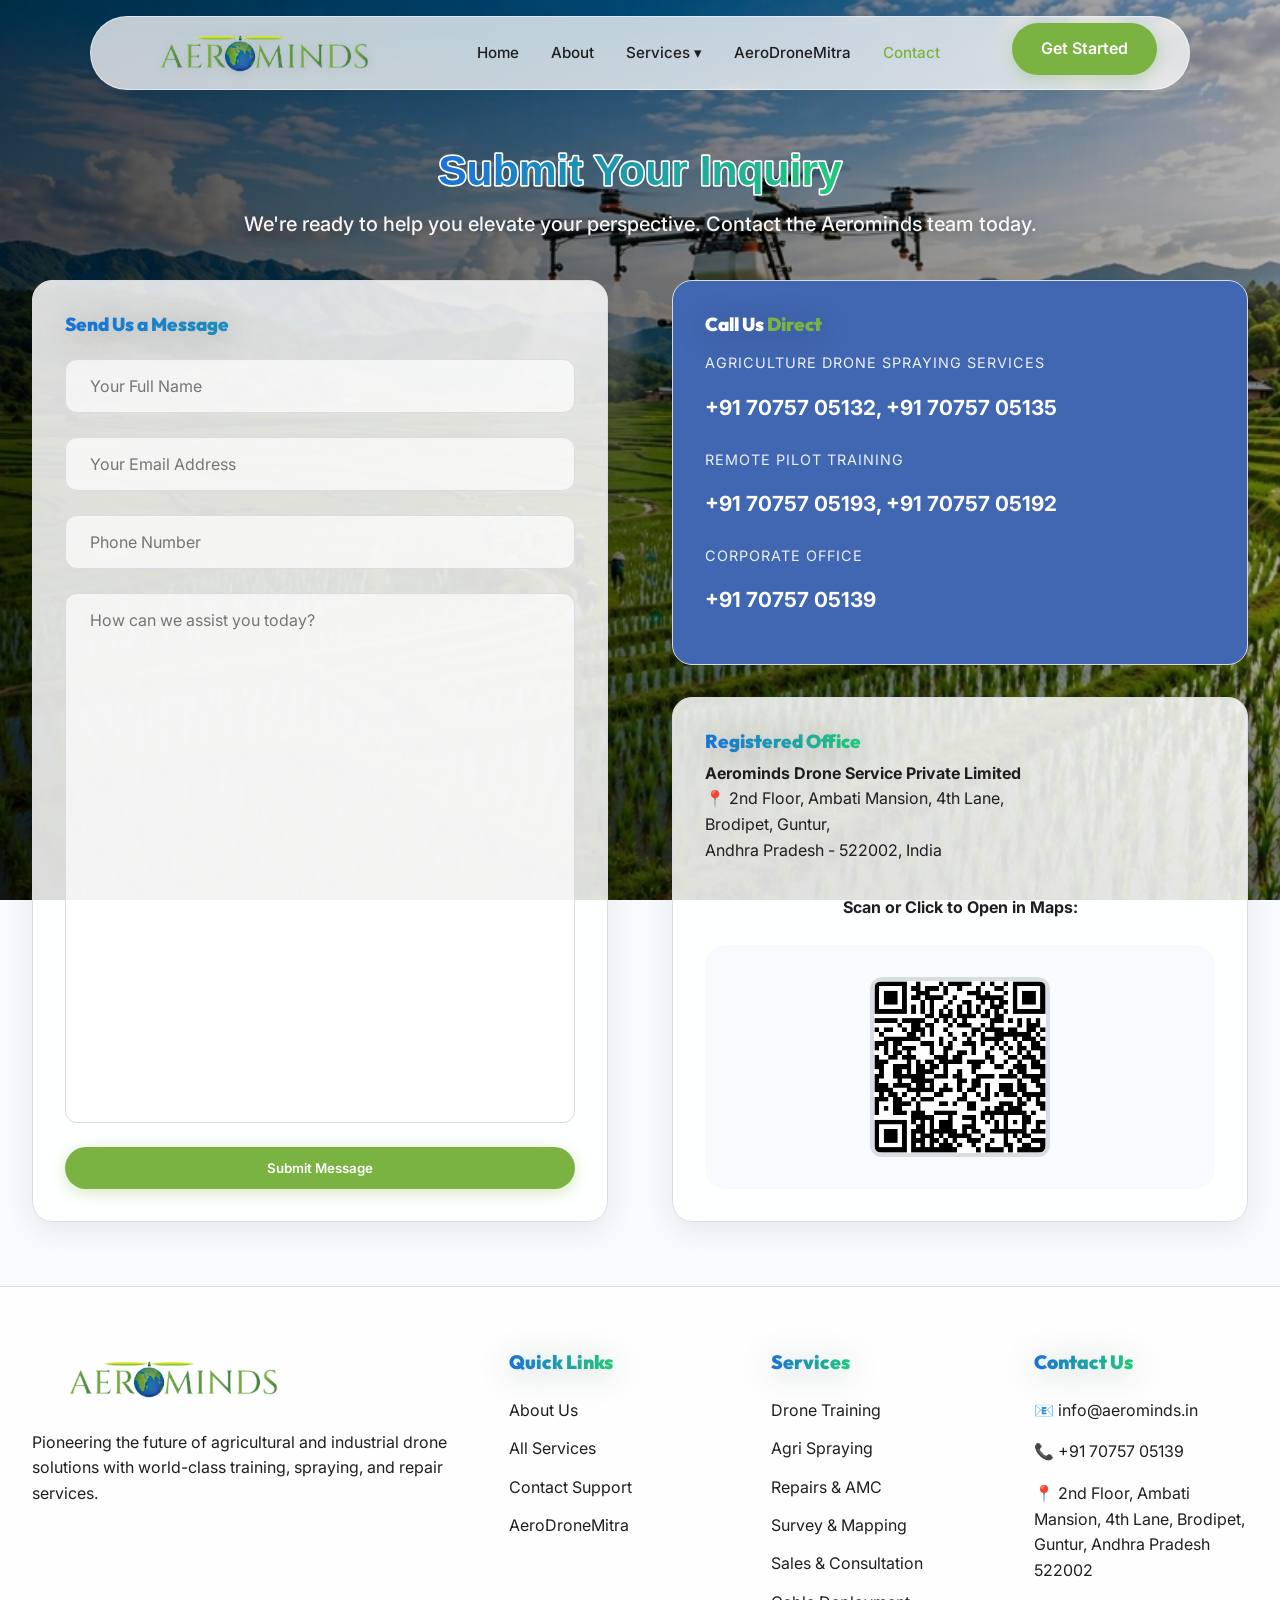
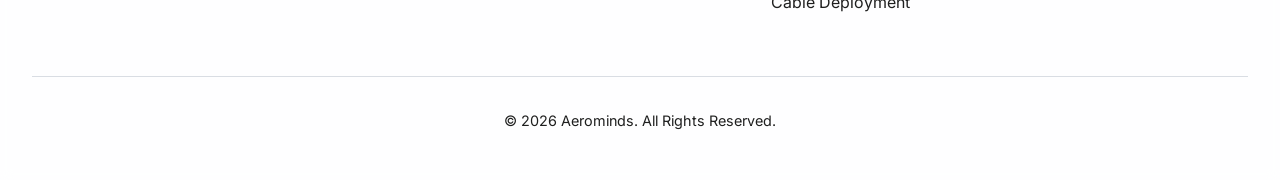
<file: contact.html>
<!DOCTYPE html>
<html lang="en">

<head>
  <meta charset="UTF-8">
  <meta name="viewport" content="width=device-width, initial-scale=1.0">

  <link rel="icon" type="image/png" href="assets/images/logo_header_transparent.png">
  <title>Contact Us | Aerominds</title>
  <link rel="stylesheet" href="css/global.css">
  <link rel="stylesheet" href="css/components.css">
  <link rel="stylesheet" href="css/pages.css">
  <script src="js/script.js" defer></script>
</head>

<body>
  <img src="assets/images/drone_field_bg.jpg" alt="Background" class="global-bg">
  <div class="global-overlay"></div>

  <!-- Navbar -->
  <nav class="navbar"><a href="index.html" class="brand">
      <img src="assets/images/Logo_1.png" alt="Aerominds Logo">
    </a>
    <div class="nav-links">
      <a href="index.html">Home</a>
      <a href="about.html">About</a>
      <div class="dropdown">
        <a href="services.html">Services ▾</a>
        <div class="dropdown-menu">
          <a href="training.html">Drone Training & Certification</a>
          <a href="spraying.html">Precision Drone Spraying</a>
          <a href="repair.html">Drone Repair & AMC</a>
          <hr style="border: 0; border-top: 1px solid var(--border-grey); margin: 0.5rem 0;">
          <a href="mapping.html">Survey & Mapping</a>
          <a href="sales.html">Sales & Consultation</a>
          <a href="cable.html">Cable Deployment</a>
        </div>
      </div>
      <a href="legal.html">AeroDroneMitra</a>
      <a href="contact.html" style="color: var(--green-accent);">Contact</a>
    </div>
    <div class="nav-actions">
      <button class="menu-toggle"><span></span><span></span><span></span></button>
      <a href="contact.html" class="btn btn-primary hidden-mobile-btn">Get Started</a>
      <style>
        .hidden-mobile-btn {
          display: inline-block;
        }

        @media(max-width: 992px) {
          .hidden-mobile-btn {
            display: none;
          }
        }
      </style>
    </div>
  </nav>

  <!-- Page Header -->
  <header class="page-header fade-in">
    <svg viewBox="0 0 1200 120" xmlns="http://www.w3.org/2000/svg" style="width:100%; max-width:900px; display:block; margin:0 auto;">
      <defs>
        <linearGradient id="contactHeaderGrad" x1="0%" y1="0%" x2="100%" y2="0%">
          <stop offset="0%" stop-color="#1A72D9"/>
          <stop offset="100%" stop-color="#22C97A"/>
        </linearGradient>
       </defs>
      <text x="50%" y="85" text-anchor="middle" font-family="Arial Rounded MT Bold, Arial, sans-serif" font-size="64" font-weight="900" stroke="white" stroke-width="5" stroke-linejoin="round" paint-order="stroke fill" fill="url(#contactHeaderGrad)">
        Submit Your Inquiry
      </text>
    </svg>
    <p>We're ready to help you elevate your perspective. Contact the Aerominds team today.</p>
  </header>

  <section class="container mb-4 fade-in">
    <div class="contact-layout">

      <!-- Contact Form Side -->
      <div class="glass-card" style="display: flex; flex-direction: column; height: 100%;">
        <h3 class="mb-3">Send Us a Message</h3>
        <form class="contact-form" style="flex-grow: 1; display: flex; flex-direction: column;">
          <div class="input-group">
            <input type="text" placeholder="Your Full Name" required>
          </div>
          <div class="input-group">
            <input type="email" placeholder="Your Email Address" required>
          </div>
          <div class="input-group">
            <input type="tel" placeholder="Phone Number" required>
          </div>
          <div class="input-group" style="flex-grow: 1; display: flex; flex-direction: column;">
            <textarea style="flex-grow: 1; resize: none;" placeholder="How can we assist you today?"
              required></textarea>
          </div>
          <button type="submit" class="btn btn-primary mt-2">Submit Message</button>
        </form>
      </div>

      <!-- Info & QR Side -->
      <div>
        <div class="glass-card mb-4" style="background: var(--blue-accent); color: white;">
          <h3 class="mb-2 text-white">Call Us <span
              style="color: var(--green-accent); -webkit-text-fill-color: var(--green-accent);">Direct</span></h3>
          <div style="margin-bottom: 1.5rem;">
            <p style="font-size: 0.9rem; text-transform: uppercase; letter-spacing: 1px; opacity: 0.9;">Agriculture
              Drone Spraying Services</p>
            <p style="font-size: 1.3rem; font-weight: 700;">+91 70757 05132, +91 70757 05135</p>
          </div>
          <div style="margin-bottom: 1.5rem;">
            <p style="font-size: 0.9rem; text-transform: uppercase; letter-spacing: 1px; opacity: 0.9;">Remote Pilot
              Training</p>
            <p style="font-size: 1.3rem; font-weight: 700;">+91 70757 05193, +91 70757 05192</p>
          </div>
          <div>
            <p style="font-size: 0.9rem; text-transform: uppercase; letter-spacing: 1px; opacity: 0.9;">Corporate Office
            </p>
            <p style="font-size: 1.3rem; font-weight: 700;">+91 70757 05139</p>
          </div>
        </div>

        <div class="glass-card">
          <h3 class="mb-1">Registered Office</h3>
          <p style="margin-bottom: 1.5rem;">
            <strong>Aerominds Drone Service Private Limited</strong><br>
            📍 2nd Floor, Ambati Mansion, 4th Lane,<br>
            Brodipet, Guntur,<br>
            Andhra Pradesh - 522002, India
          </p>

          <div style="text-align: center; margin-top: 2rem;">
            <p class="mb-2"><strong>Scan or Click to Open in Maps:</strong></p>
            <div class="qr-box">
              <a href="https://maps.google.com/?q=2nd+Floor,+Ambati+Mansion,+4th+Lane,+Brodipet,+Guntur,+Andhra+Pradesh+522002"
                target="_blank" rel="noopener noreferrer" style="display: inline-block;">
                <img src="assets/images/qr_code_map.png" alt="Aerominds Location QR Code"
                  style="width: 180px; height: 180px; border: 4px solid var(--border-grey); border-radius: 12px; display: block; margin: 0 auto;">
              </a>
            </div>
          </div>
        </div>
      </div>
    </div>
  </section>


  <!-- Footer -->
  <footer>
    <div class="container">
      <div class="footer-grid">
        <div class="footer-col">
          <img src="assets/images/Logo_1.png" alt="Aerominds Logo" class="footer-logo">
          <p>Pioneering the future of agricultural and industrial drone solutions with world-class training, spraying,
            and repair services.</p>
        </div>
        <div class="footer-col">
          <h4>Quick Links</h4>
          <a href="about.html">About Us</a>
          <a href="services.html">All Services</a>
          <a href="contact.html">Contact Support</a>
          <a href="legal.html">AeroDroneMitra</a>
        </div>
        <div class="footer-col">
          <h4>Services</h4>
          <a href="training.html">Drone Training</a>
          <a href="spraying.html">Agri Spraying</a>
          <a href="repair.html">Repairs & AMC</a>
          <a href="mapping.html">Survey & Mapping</a>
          <a href="sales.html">Sales & Consultation</a>
          <a href="cable.html">Cable Deployment</a>
        </div>
        <div class="footer-col">
          <h4>Contact Us</h4>
          <p>📧 info@aerominds.in</p>
          <p>📞 +91 70757 05139</p>
          <p>📍 2nd Floor, Ambati Mansion, 4th Lane, Brodipet, Guntur, Andhra Pradesh 522002</p>
        </div>
      </div>
      <div class="footer-bottom">
        <p>&copy; 2026 Aerominds. All Rights Reserved.</p>
      </div>
    </div>
  </footer>
</body>

</html>
</file>
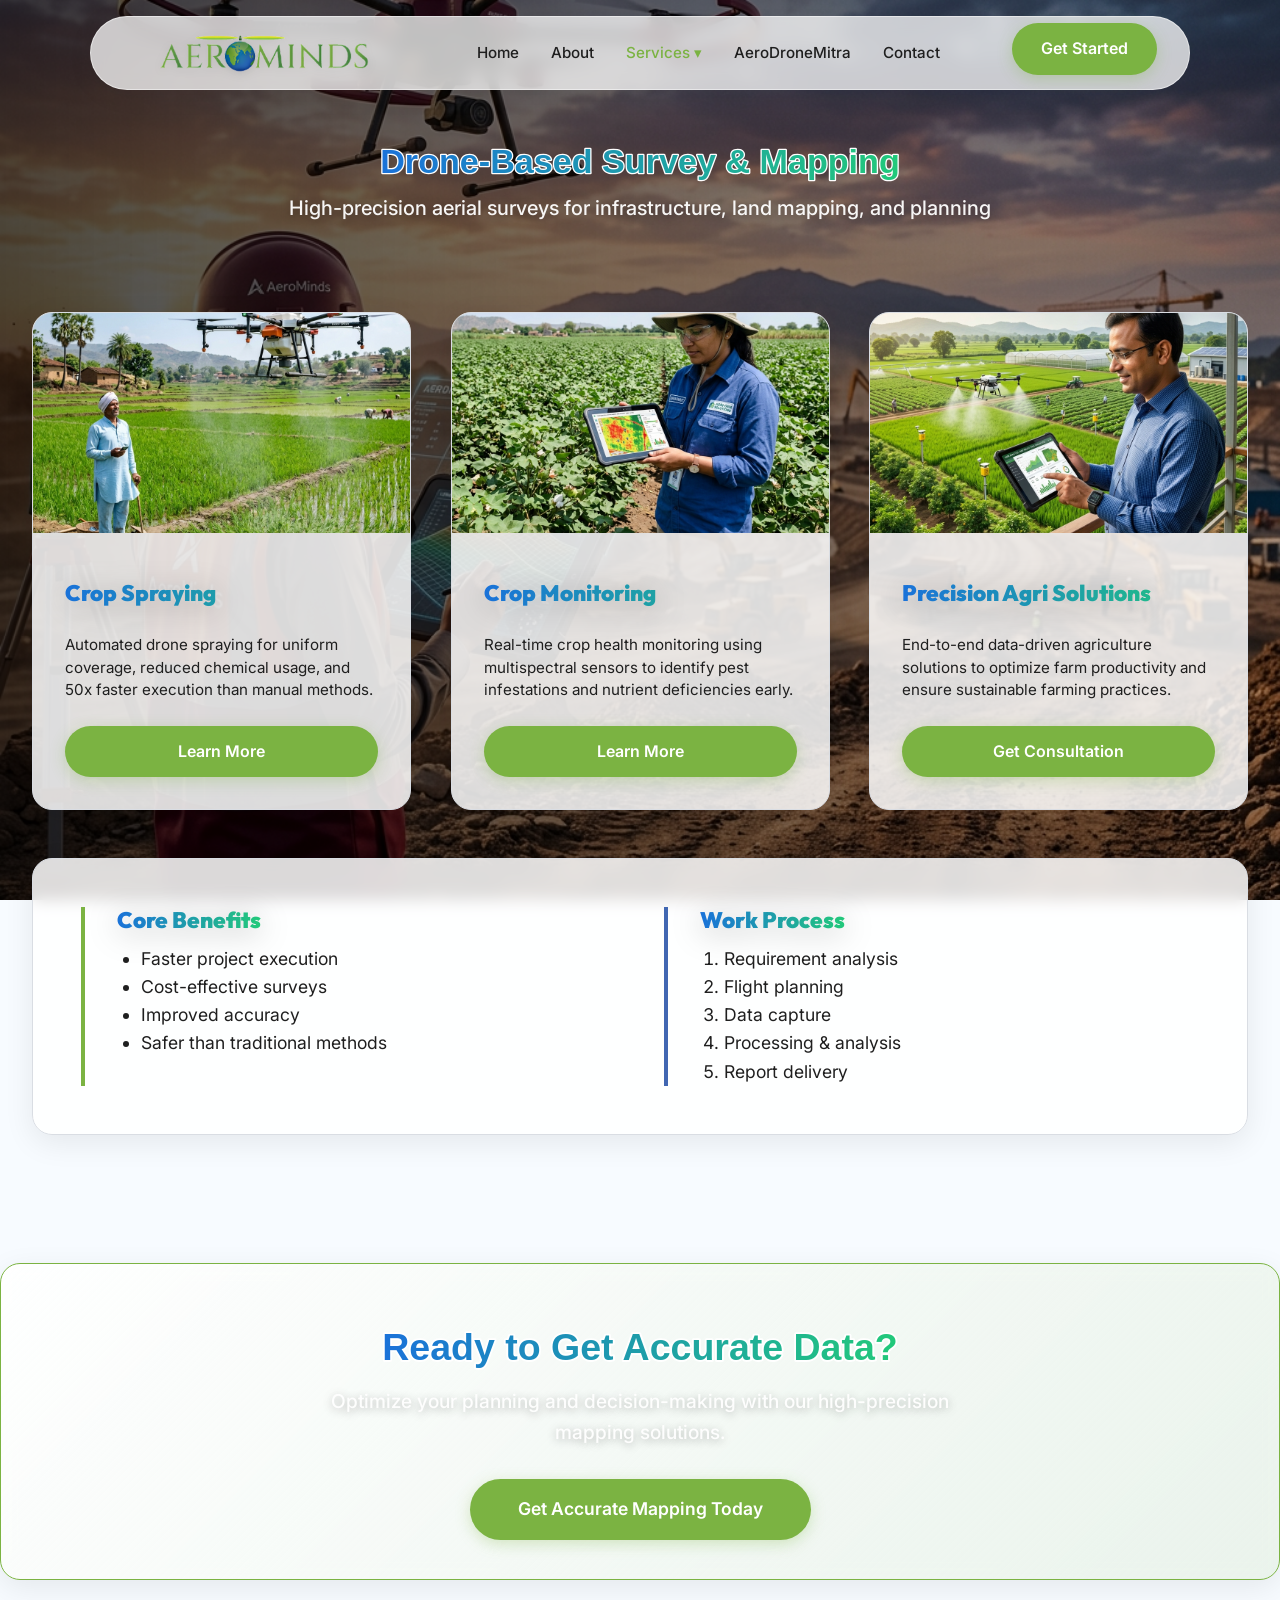
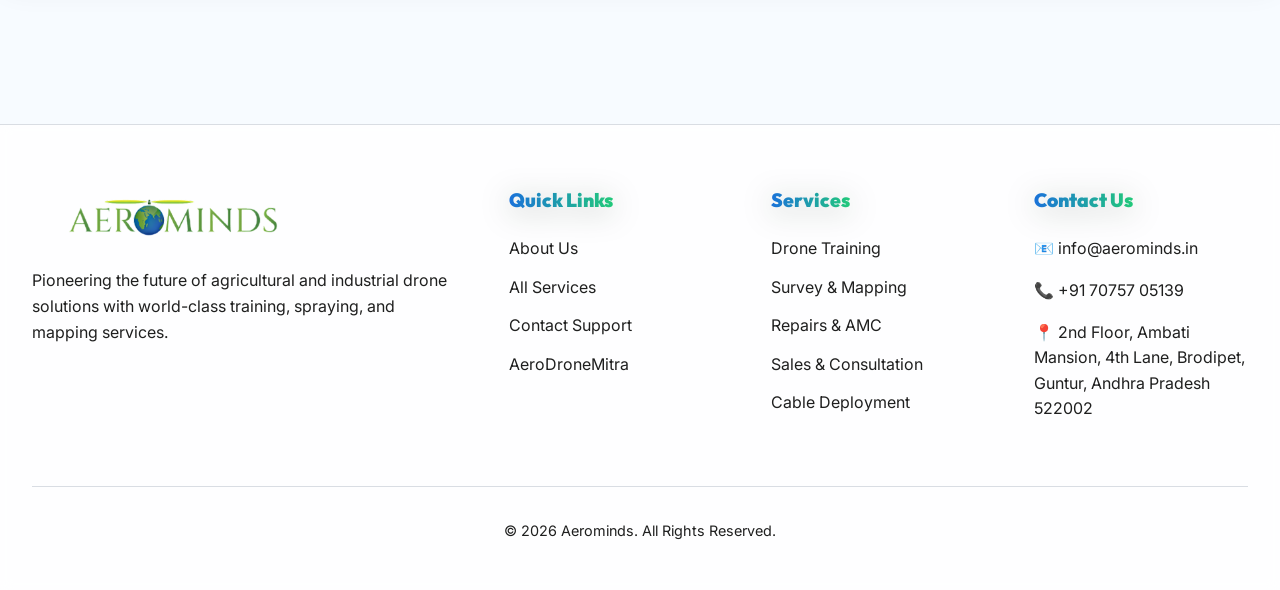
<file: mapping.html>
<!DOCTYPE html>
<html lang="en">

<head>
  <meta charset="UTF-8">
  <meta name="viewport" content="width=device-width, initial-scale=1.0">

  <link rel="icon" type="image/png" href="assets/images/logo_header_transparent.png">
  <title>Drone-Based Survey & Mapping | Aerominds</title>
  <link rel="stylesheet" href="css/global.css">
  <link rel="stylesheet" href="css/components.css">
  <link rel="stylesheet" href="css/pages.css">
  <script src="js/script.js" defer></script>
</head>

<body>
  <img src="assets/images/hero-mapping.png" alt="Drone Mapping and Surveying" class="global-bg">
  <div class="global-overlay"></div>

  <!-- Navbar -->
  <nav class="navbar"><a href="index.html" class="brand">
      <img src="assets/images/Logo_1.png" alt="Aerominds Logo">
    </a>
    <div class="nav-links">
      <a href="index.html">Home</a>
      <a href="about.html">About</a>
      <div class="dropdown">
        <a href="services.html" style="color: var(--green-accent);">Services ▾</a>
        <div class="dropdown-menu">
          <a href="training.html">Drone Training & Certification</a>
          <a href="spraying.html">Precision Drone Spraying</a>
          <a href="repair.html">Drone Repair & AMC</a>
          <hr style="border: 0; border-top: 1px solid var(--border-grey); margin: 0.5rem 0;">
          <a href="mapping.html" style="color: var(--blue-accent);">Survey & Mapping</a>
          <a href="sales.html">Sales & Consultation</a>
          <a href="cable.html">Cable Deployment</a>
        </div>
      </div>
      <a href="legal.html">AeroDroneMitra</a>
      <a href="contact.html">Contact</a>
    </div>
    <div class="nav-actions">
      <button class="menu-toggle"><span></span><span></span><span></span></button>
      <a href="contact.html" class="btn btn-primary hidden-mobile-btn">Get Started</a>
      <style>
        .hidden-mobile-btn {
          display: inline-block;
        }

        @media(max-width: 992px) {
          .hidden-mobile-btn {
            display: none;
          }
        }
      </style>
    </div>
  </nav>

  <!-- Page Header -->
  <header class="page-header fade-in">
    <svg viewBox="0 0 1500 120" xmlns="http://www.w3.org/2000/svg" style="width:100%; max-width:1100px; display:block; margin:0 auto;">
      <defs>
        <linearGradient id="mappingHeaderGrad" x1="0%" y1="0%" x2="100%" y2="0%">
          <stop offset="0%" stop-color="#1A72D9"/>
          <stop offset="100%" stop-color="#22C97A"/>
        </linearGradient>
      </defs>
      <text x="50%" y="85" text-anchor="middle" font-family="Arial Rounded MT Bold, Arial, sans-serif" font-size="64" font-weight="900" stroke="white" stroke-width="5" stroke-linejoin="round" paint-order="stroke fill" fill="url(#mappingHeaderGrad)">
        Drone-Based Survey & Mapping
      </text>
    </svg>
    <p>High-precision aerial surveys for infrastructure, land mapping, and planning</p>
  </header>



  <!-- Agricultural Solutions Section (Top) -->
  <section class="container mb-5 fade-in">
    <div class="service-cards-grid scale-in">
      <div class="glass-card service-hub-card fade-in">
        <img src="assets/images/spraying_indian.png" alt="Crop Spraying" class="card-img">
        <div class="card-content">
          <h3>Crop Spraying</h3>
          <p>Automated drone spraying for uniform coverage, reduced chemical usage, and 50x faster execution than manual
            methods.</p>
          <a href="spraying.html" class="btn btn-primary">Learn More</a>
        </div>
      </div>
      <div class="glass-card service-hub-card fade-in">
        <img src="assets/images/monitoring_indian.png" alt="Crop Monitoring" class="card-img">
        <div class="card-content">
          <h3>Crop Monitoring</h3>
          <p>Real-time crop health monitoring using multispectral sensors to identify pest infestations and nutrient
            deficiencies early.</p>
          <a href="contact.html" class="btn btn-primary">Learn More</a>
        </div>
      </div>
      <div class="glass-card service-hub-card fade-in">
        <img src="assets/images/agri_solutions_indian.png" alt="Precision Agri Solutions" class="card-img">
        <div class="card-content">
          <h3>Precision Agri Solutions</h3>
          <p>End-to-end data-driven agriculture solutions to optimize farm productivity and ensure sustainable farming
            practices.</p>
          <a href="contact.html" class="btn btn-primary">Get Consultation</a>
        </div>
      </div>
    </div>
  </section>

  <!-- Benefits & Process Section -->
  <section class="container mb-5">
    <div class="glass-card fade-in" style="padding: 3rem;">
      <div style="display: grid; grid-template-columns: repeat(auto-fit, minmax(300px, 1fr)); gap: 3rem;">
        <div style="border-left: 4px solid var(--green-accent); padding-left: 2rem;">
          <h3 style="margin-bottom: 0.7rem; font-size: 1.4rem;">Core Benefits</h3>
          <ul style="list-style: disc; margin-left: 1.5rem; font-size: 1.1rem; line-height: 1.6;">
            <li>Faster project execution</li>
            <li>Cost-effective surveys</li>
            <li>Improved accuracy</li>
            <li>Safer than traditional methods</li>
          </ul>
        </div>
        <div style="border-left: 4px solid var(--blue-accent); padding-left: 2rem;">
          <h3 style="margin-bottom: 0.7rem; font-size: 1.4rem;">Work Process</h3>
          <ol style="margin-left: 1.5rem; font-size: 1.1rem; line-height: 1.6;">
            <li>Requirement analysis</li>
            <li>Flight planning</li>
            <li>Data capture</li>
            <li>Processing & analysis</li>
            <li>Report delivery</li>
          </ol>
        </div>
      </div>
    </div>
  </section>

  <!-- Final CTA Section -->
  <section class="section-padding container">
    <div class="glass-card text-center fade-in"
      style="background: linear-gradient(135deg, rgba(255,255,255,0.9), rgba(123, 179, 66, 0.1)); border: 1px solid var(--green-accent);">
      <svg viewBox="0 0 1200 120" xmlns="http://www.w3.org/2000/svg" style="width:100%; max-width:900px; display:block; margin:0 auto;">
        <defs>
          <linearGradient id="mappingCtaGrad" x1="0%" y1="0%" x2="100%" y2="0%">
            <stop offset="0%" stop-color="#1A72D9"/>
            <stop offset="100%" stop-color="#22C97A"/>
          </linearGradient>
        </defs>
        <text x="50%" y="85" text-anchor="middle" font-family="Arial Rounded MT Bold, Arial, sans-serif" font-size="50" font-weight="900" stroke="white" stroke-width="5" stroke-linejoin="round" paint-order="stroke fill" fill="url(#mappingCtaGrad)">
          Ready to Get Accurate Data?
        </text>
      </svg>
      <p style="font-size: 1.2rem; max-width: 700px; margin: 0 auto 2rem;">Optimize your planning and decision-making
        with our high-precision mapping solutions.</p>
      <a href="contact.html" class="btn btn-primary" style="padding: 1rem 3rem; font-size: 1.1rem;">Get Accurate Mapping
        Today</a>
    </div>
  </section>

  <!-- Footer -->
  <footer>
    <div class="container">
      <div class="footer-grid">
        <div class="footer-col">
          <img src="assets/images/Logo_1.png" alt="Aerominds Logo" class="footer-logo">
          <p>Pioneering the future of agricultural and industrial drone solutions with world-class training, spraying,
            and mapping services.</p>
        </div>
        <div class="footer-col">
          <h4>Quick Links</h4>
          <a href="about.html">About Us</a>
          <a href="services.html">All Services</a>
          <a href="contact.html">Contact Support</a>
          <a href="legal.html">AeroDroneMitra</a>
        </div>
        <div class="footer-col">
          <h4>Services</h4>
          <a href="training.html">Drone Training</a>
          <a href="mapping.html">Survey & Mapping</a>
          <a href="repair.html">Repairs & AMC</a>
          <a href="sales.html">Sales & Consultation</a>
          <a href="cable.html">Cable Deployment</a>
        </div>
        <div class="footer-col">
          <h4>Contact Us</h4>
          <p>📧 info@aerominds.in</p>
          <p>📞 +91 70757 05139</p>
          <p>📍 2nd Floor, Ambati Mansion, 4th Lane, Brodipet, Guntur, Andhra Pradesh 522002</p>
        </div>
      </div>
      <div class="footer-bottom">
        <p>&copy; 2026 Aerominds. All Rights Reserved.</p>
      </div>
    </div>
  </footer>
</body>

</html>
</file>
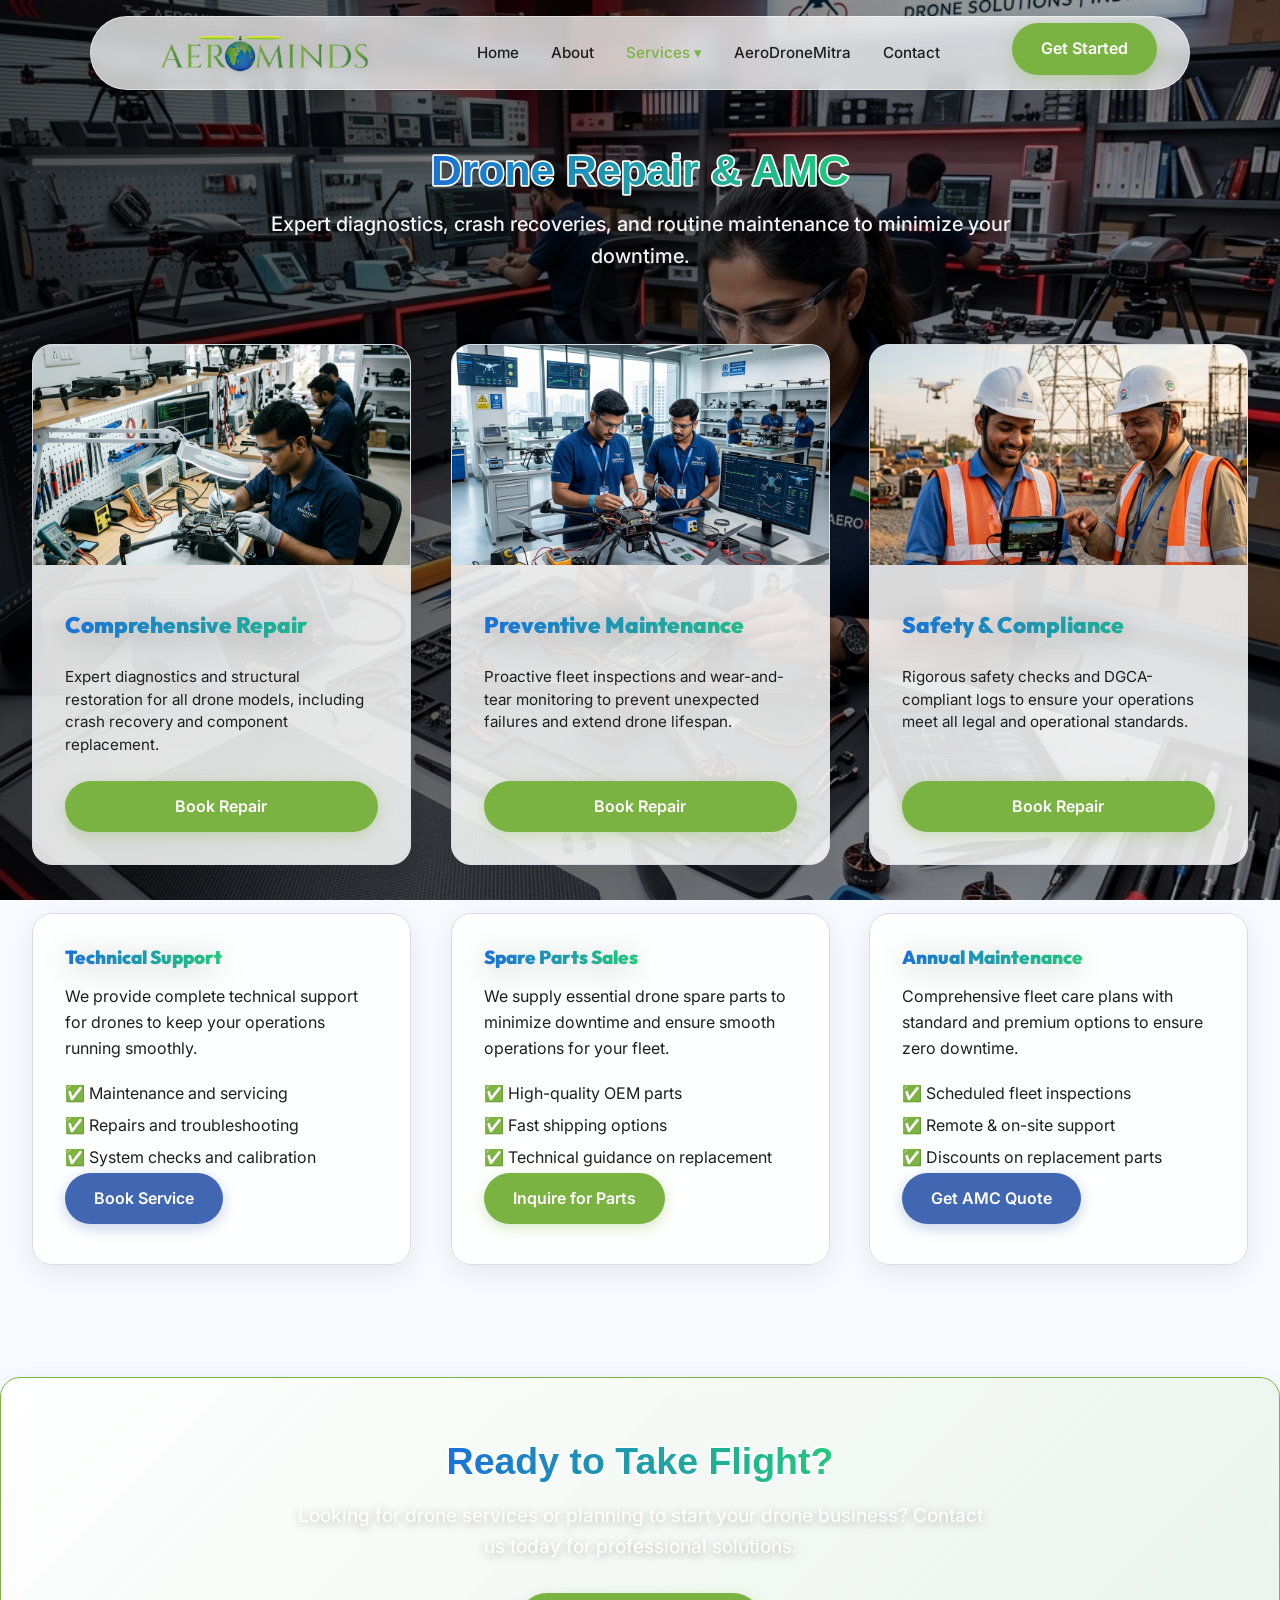
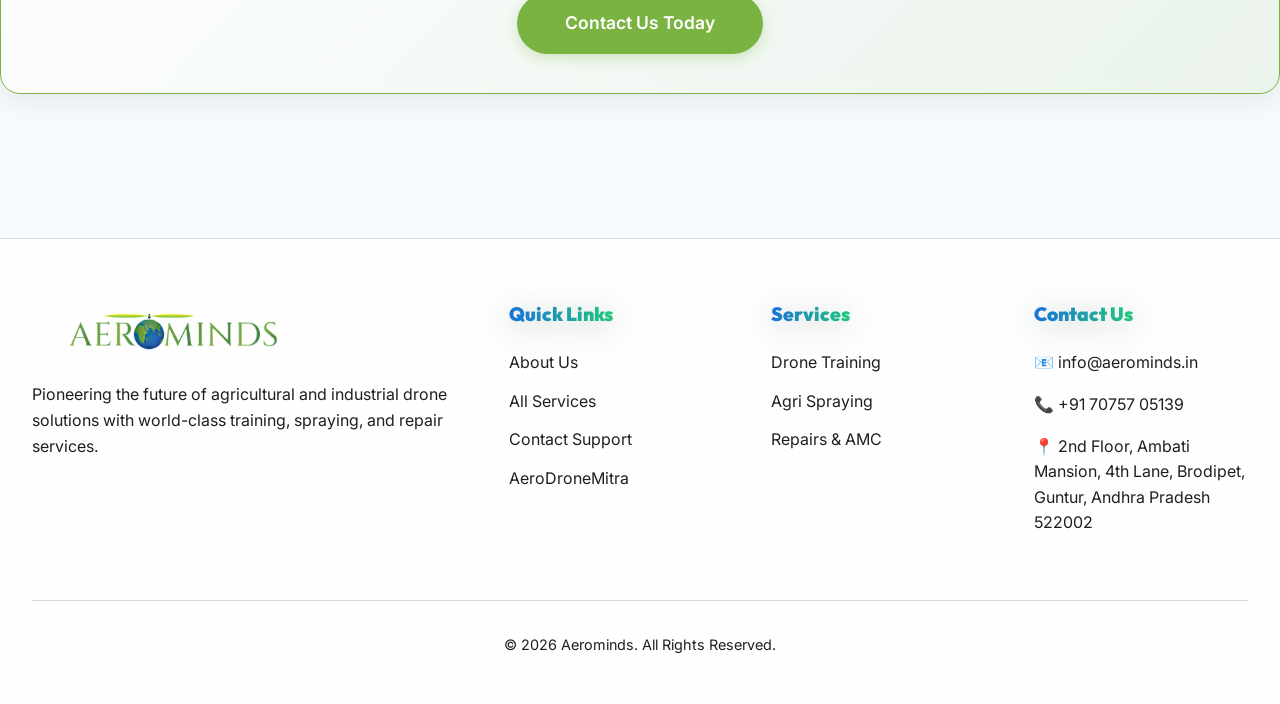
<file: repair.html>
<!DOCTYPE html>
<html lang="en">

<head>
  <meta charset="UTF-8">
  <meta name="viewport" content="width=device-width, initial-scale=1.0">

  <link rel="icon" type="image/png" href="assets/images/logo_header_transparent.png">
  <title>Drone Repair & AMC | Aerominds</title>
  <link rel="stylesheet" href="css/global.css">
  <link rel="stylesheet" href="css/components.css">
  <link rel="stylesheet" href="css/pages.css">
  <script src="js/script.js" defer></script>
</head>

<body>
  <img src="assets/images/hero-repair.png" alt="Drone Repair Workshop" class="global-bg">
  <div class="global-overlay"></div>

  <!-- Navbar -->
  <nav class="navbar"><a href="index.html" class="brand">
      <img src="assets/images/Logo_1.png" alt="Aerominds Logo">
    </a>
    <div class="nav-links">
      <a href="index.html">Home</a>
      <a href="about.html">About</a>
      <div class="dropdown">
        <a href="services.html" style="color: var(--green-accent);">Services ▾</a>
        <div class="dropdown-menu">
          <a href="training.html">Drone Training & Certification</a>
          <a href="spraying.html">Precision Drone Spraying</a>
          <a href="repair.html" style="color: var(--blue-accent);">Drone Repair & AMC</a>
          <hr style="border: 0; border-top: 1px solid var(--border-grey); margin: 0.5rem 0;">
          <a href="mapping.html">Survey & Mapping</a>
          <a href="sales.html">Sales & Consultation</a>
          <a href="cable.html">Cable Deployment</a>
        </div>
      </div>
      <a href="legal.html">AeroDroneMitra</a>
      <a href="contact.html">Contact</a>
    </div>
    <div class="nav-actions">
      <button class="menu-toggle"><span></span><span></span><span></span></button>
      <a href="contact.html" class="btn btn-primary hidden-mobile-btn">Get Started</a>
      <style>
        .hidden-mobile-btn {
          display: inline-block;
        }

        @media(max-width: 992px) {
          .hidden-mobile-btn {
            display: none;
          }
        }
      </style>
    </div>
  </nav>

  <!-- Page Header -->
  <header class="page-header fade-in">
    <svg viewBox="0 0 1200 120" xmlns="http://www.w3.org/2000/svg" style="width:100%; max-width:900px; display:block; margin:0 auto;">
      <defs>
        <linearGradient id="repairHeaderGrad" x1="0%" y1="0%" x2="100%" y2="0%">
          <stop offset="0%" stop-color="#1A72D9"/>
          <stop offset="100%" stop-color="#22C97A"/>
        </linearGradient>
      </defs>
      <text x="50%" y="85" text-anchor="middle" font-family="Arial Rounded MT Bold, Arial, sans-serif" font-size="64" font-weight="900" stroke="white" stroke-width="5" stroke-linejoin="round" paint-order="stroke fill" fill="url(#repairHeaderGrad)">
        Drone Repair & AMC
      </text>
    </svg>
    <p>Expert diagnostics, crash recoveries, and routine maintenance to minimize your downtime.</p>
  </header>

  <!-- Service Cards Section -->
  <section class="container mb-5 fade-in">
    <div class="service-cards-grid scale-in" style="margin-top: 2rem;">
      <div class="glass-card service-hub-card fade-in">
        <img src="assets/images/repair_indian.png" alt="Comprehensive Repair" class="card-img" loading="lazy"
          decoding="async">
        <div class="card-content">
          <h3>Comprehensive Repair</h3>
          <p>Expert diagnostics and structural restoration for all drone models, including crash recovery and component
            replacement.</p>
          <a href="contact.html" class="btn btn-primary">Book Repair</a>
        </div>
      </div>
      <div class="glass-card service-hub-card fade-in">
        <img src="assets/images/hero_repair_indian.png" alt="Preventive Maintenance" class="card-img" loading="lazy"
          decoding="async">
        <div class="card-content">
          <h3>Preventive Maintenance</h3>
          <p>Proactive fleet inspections and wear-and-tear monitoring to prevent unexpected failures and extend drone
            lifespan.</p>
          <a href="contact.html" class="btn btn-primary">Book Repair</a>
        </div>
      </div>
      <div class="glass-card service-hub-card fade-in">
        <img src="assets/images/industrial_indian.png" alt="Safety & Compliance" class="card-img" loading="lazy"
          decoding="async">
        <div class="card-content">
          <h3>Safety & Compliance</h3>
          <p>Rigorous safety checks and DGCA-compliant logs to ensure your operations meet all legal and operational
            standards.</p>
          <a href="contact.html" class="btn btn-primary">Book Repair</a>
        </div>
      </div>
    </div>
  </section>

  <section class="container mb-4 fade-in">
    <div class="repair-grid scale-in">

      <!-- Technical Support -->
      <div class="glass-card fade-in">
        <h3 class="mb-2">Technical Support</h3>
        <p>We provide complete technical support for drones to keep your operations running smoothly.</p>
        <ul style="line-height: 2; margin-top: 1rem;">
          <li>✅ Maintenance and servicing</li>
          <li>✅ Repairs and troubleshooting</li>
          <li>✅ System checks and calibration</li>
        </ul>
        <a href="contact.html" class="btn btn-secondary mt-3">Book Service</a>
      </div>

      <!-- Spare Parts -->
      <div class="glass-card fade-in">
        <h3 class="mb-2">Spare Parts Sales</h3>
        <p>We supply essential drone spare parts to minimize downtime and ensure smooth operations for your fleet.</p>
        <ul style="line-height: 2; margin-top: 1rem;">
          <li>✅ High-quality OEM parts</li>
          <li>✅ Fast shipping options</li>
          <li>✅ Technical guidance on replacement</li>
        </ul>
        <a href="contact.html" class="btn btn-primary mt-3">Inquire for Parts</a>
      </div>

      <!-- Annual Maintenance -->
      <div class="glass-card fade-in">
        <h3 class="mb-2">Annual Maintenance</h3>
        <p>Comprehensive fleet care plans with standard and premium options to ensure zero downtime.</p>
        <ul style="line-height: 2; margin-top: 1rem;">
          <li>✅ Scheduled fleet inspections</li>
          <li>✅ Remote & on-site support</li>
          <li>✅ Discounts on replacement parts</li>
        </ul>
        <a href="contact.html" class="btn btn-secondary mt-3">Get AMC Quote</a>
      </div>

    </div>

  </section>

  <!-- Final CTA Section -->
  <section class="section-padding container">
    <div class="glass-card text-center fade-in"
      style="background: linear-gradient(135deg, rgba(255,255,255,0.9), rgba(123, 179, 66, 0.1)); border: 1px solid var(--green-accent);">
      <svg viewBox="0 0 1200 120" xmlns="http://www.w3.org/2000/svg" style="width:100%; max-width:900px; display:block; margin:0 auto;">
        <defs>
          <linearGradient id="repairCtaGrad" x1="0%" y1="0%" x2="100%" y2="0%">
            <stop offset="0%" stop-color="#1A72D9"/>
            <stop offset="100%" stop-color="#22C97A"/>
          </linearGradient>
        </defs>
        <text x="50%" y="85" text-anchor="middle" font-family="Arial Rounded MT Bold, Arial, sans-serif" font-size="50" font-weight="900" stroke="white" stroke-width="5" stroke-linejoin="round" paint-order="stroke fill" fill="url(#repairCtaGrad)">
          Ready to Take Flight?
        </text>
      </svg>
      <p style="font-size: 1.2rem; max-width: 700px; margin: 0 auto 2rem;">Looking for drone services or planning to
        start your drone business? Contact us today for professional solutions.</p>
      <a href="contact.html" class="btn btn-primary" style="padding: 1rem 3rem; font-size: 1.1rem;">Contact Us Today</a>
    </div>
  </section>

  <!-- Footer -->
  <footer>
    <div class="container">
      <div class="footer-grid">
        <div class="footer-col">
          <img src="assets/images/Logo_1.png" alt="Aerominds Logo" class="footer-logo">
          <p>Pioneering the future of agricultural and industrial drone solutions with world-class training, spraying,
            and repair services.</p>
        </div>
        <div class="footer-col">
          <h4>Quick Links</h4>
          <a href="about.html">About Us</a>
          <a href="services.html">All Services</a>
          <a href="contact.html">Contact Support</a>
          <a href="legal.html">AeroDroneMitra</a>
        </div>
        <div class="footer-col">
          <h4>Services</h4>
          <a href="training.html">Drone Training</a>
          <a href="spraying.html">Agri Spraying</a>
          <a href="repair.html">Repairs & AMC</a>
        </div>
        <div class="footer-col">
          <h4>Contact Us</h4>
          <p>📧 info@aerominds.in</p>
          <p>📞 +91 70757 05139</p>
          <p>📍 2nd Floor, Ambati Mansion, 4th Lane, Brodipet, Guntur, Andhra Pradesh 522002</p>
        </div>
      </div>
      <div class="footer-bottom">
        <p>&copy; 2026 Aerominds. All Rights Reserved.</p>
      </div>
    </div>
  </footer>
</body>

</html>
</file>
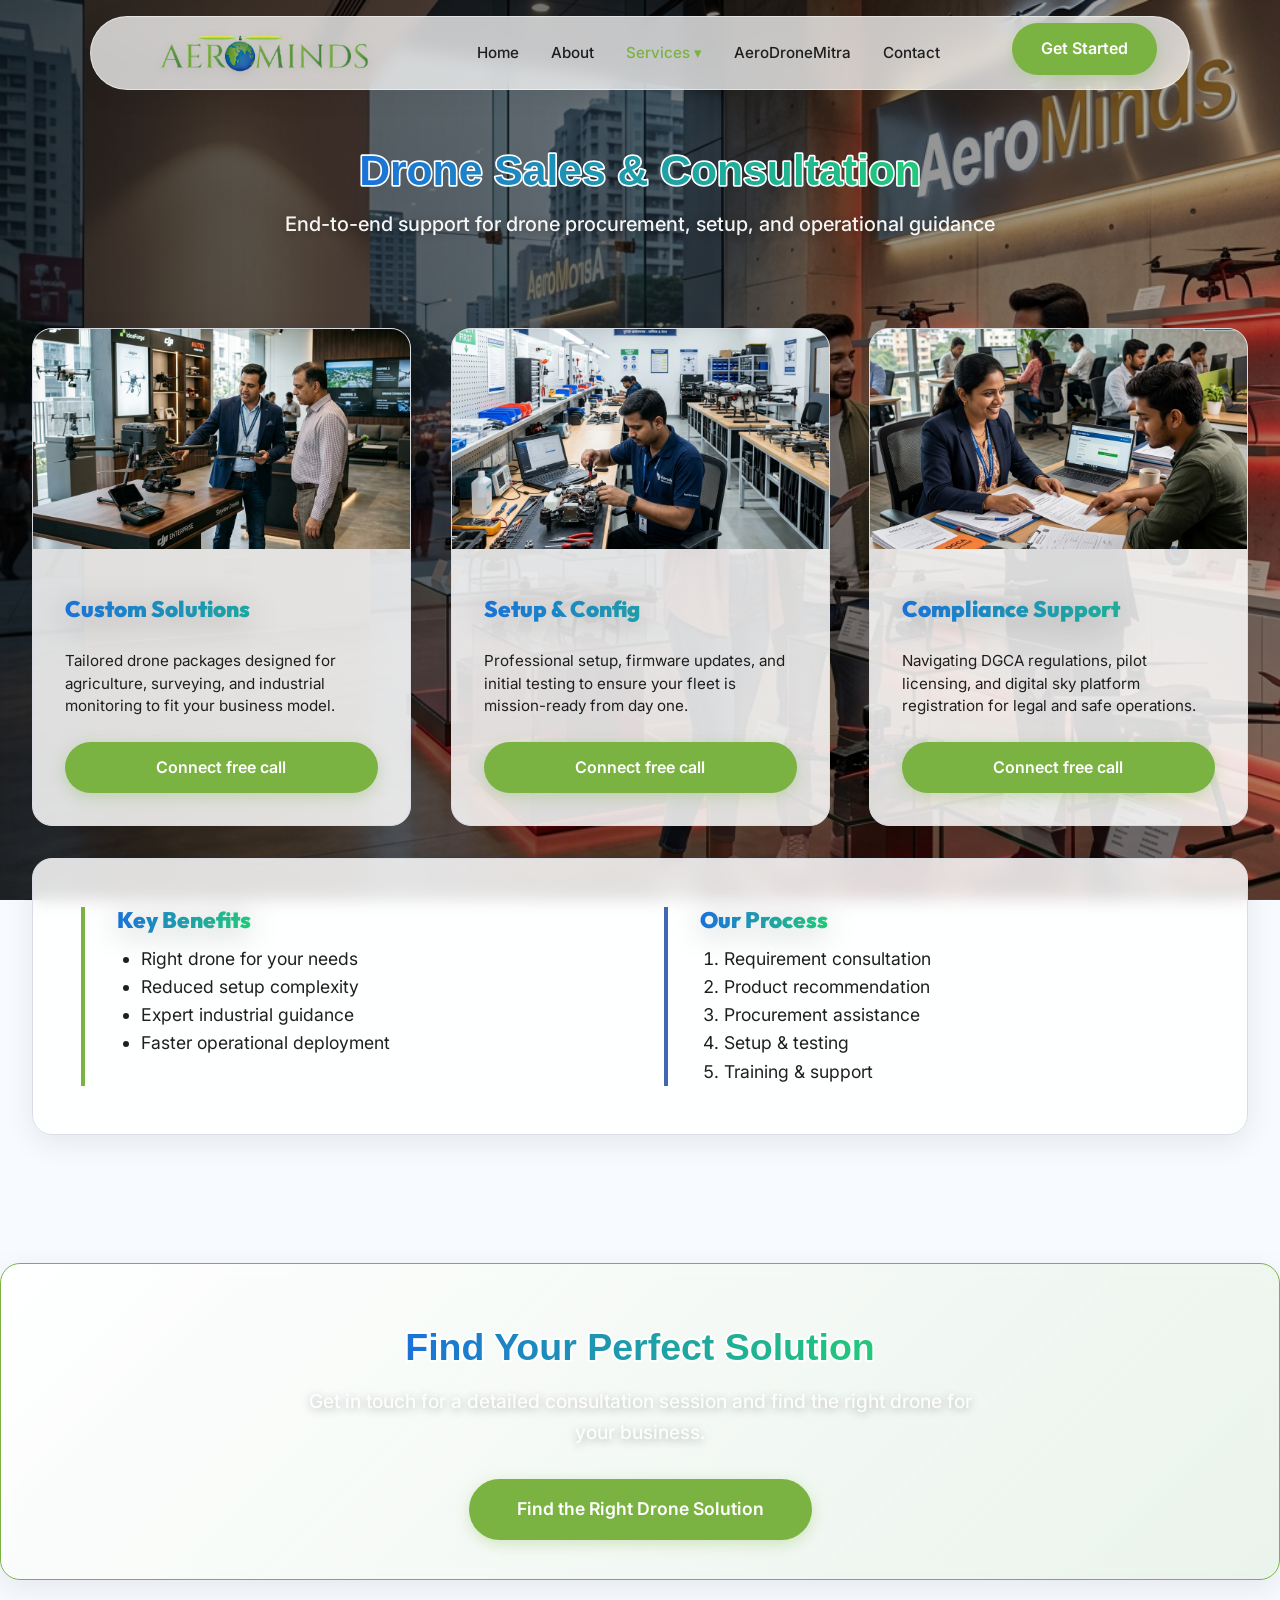
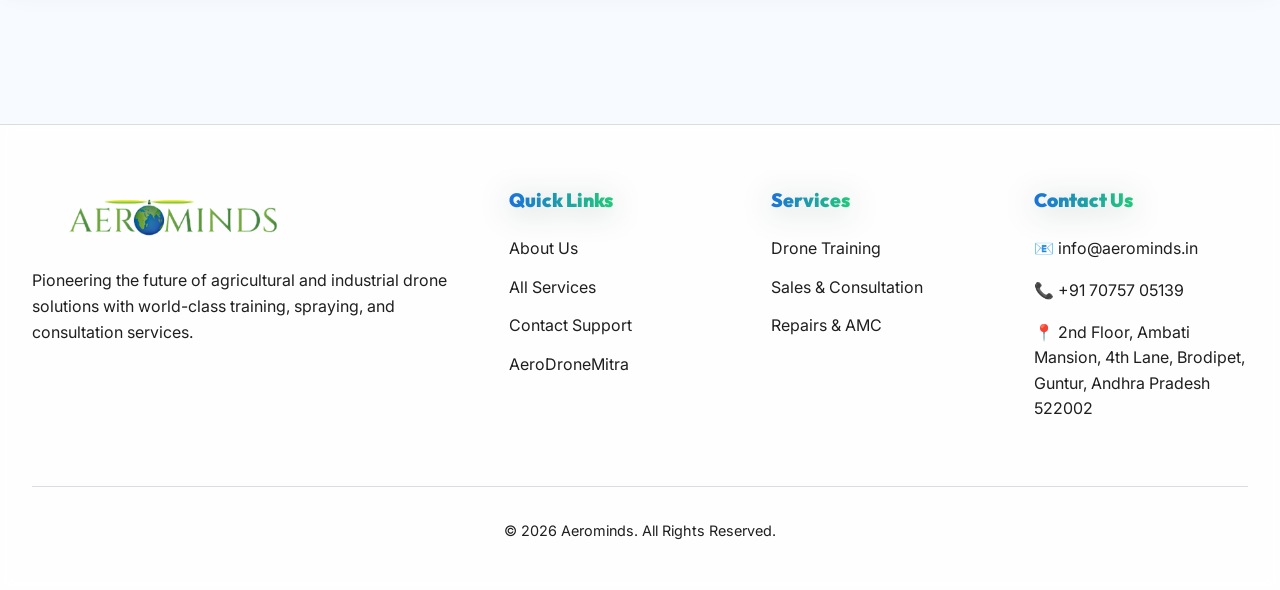
<file: sales.html>
<!DOCTYPE html>
<html lang="en">

<head>
  <meta charset="UTF-8">
  <meta name="viewport" content="width=device-width, initial-scale=1.0">

  <link rel="icon" type="image/png" href="assets/images/logo_header_transparent.png">
  <title>Drone Sales & Consultation | Aerominds</title>
  <link rel="stylesheet" href="css/global.css">
  <link rel="stylesheet" href="css/components.css">
  <link rel="stylesheet" href="css/pages.css">
  <script src="js/script.js" defer></script>
</head>

<body>
  <img src="assets/images/hero-sales.png" alt="Drone Sales Showroom" class="global-bg">
  <div class="global-overlay"></div>

  <!-- Navbar -->
  <nav class="navbar"><a href="index.html" class="brand">
      <img src="assets/images/Logo_1.png" alt="Aerominds Logo">
    </a>
    <div class="nav-links">
      <a href="index.html">Home</a>
      <a href="about.html">About</a>
      <div class="dropdown">
        <a href="services.html" style="color: var(--green-accent);">Services ▾</a>
        <div class="dropdown-menu">
          <a href="training.html">Drone Training & Certification</a>
          <a href="spraying.html">Precision Drone Spraying</a>
          <a href="repair.html">Drone Repair & AMC</a>
          <hr style="border: 0; border-top: 1px solid var(--border-grey); margin: 0.5rem 0;">
          <a href="mapping.html">Survey & Mapping</a>
          <a href="sales.html" style="color: var(--blue-accent);">Sales & Consultation</a>
          <a href="cable.html">Cable Deployment</a>
        </div>
      </div>
      <a href="legal.html">AeroDroneMitra</a>
      <a href="contact.html">Contact</a>
    </div>
    <div class="nav-actions">
      <button class="menu-toggle"><span></span><span></span><span></span></button>
      <a href="contact.html" class="btn btn-primary hidden-mobile-btn">Get Started</a>
      <style>
        .hidden-mobile-btn {
          display: inline-block;
        }

        @media(max-width: 992px) {
          .hidden-mobile-btn {
            display: none;
          }
        }
      </style>
    </div>
  </nav>

  <!-- Page Header -->
  <header class="page-header fade-in">
    <svg viewBox="0 0 1200 120" xmlns="http://www.w3.org/2000/svg" style="width:100%; max-width:900px; display:block; margin:0 auto;">
      <defs>
        <linearGradient id="salesHeaderGrad" x1="0%" y1="0%" x2="100%" y2="0%">
          <stop offset="0%" stop-color="#1A72D9"/>
          <stop offset="100%" stop-color="#22C97A"/>
        </linearGradient>
      </defs>
      <text x="50%" y="85" text-anchor="middle" font-family="Arial Rounded MT Bold, Arial, sans-serif" font-size="64" font-weight="900" stroke="white" stroke-width="5" stroke-linejoin="round" paint-order="stroke fill" fill="url(#salesHeaderGrad)">
        Drone Sales & Consultation
      </text>
    </svg>
    <p>End-to-end support for drone procurement, setup, and operational guidance</p>
  </header>



  <!-- Key Features Grid -->
  <section class="container mb-4 fade-in">
    <div class="service-cards-grid">

      <div class="glass-card service-hub-card fade-in">
        <img src="assets/images/sales_indian.png" alt="Custom Solutions" class="card-img">
        <div class="card-content">
          <h3>Custom Solutions</h3>
          <p>Tailored drone packages designed for agriculture, surveying, and industrial monitoring to fit your business
            model.</p>
          <a href="contact.html" class="btn btn-primary">Connect free call</a>
        </div>
      </div>

      <div class="glass-card service-hub-card fade-in">
        <img src="assets/images/preventive_indian.png" alt="Setup & Config" class="card-img">
        <div class="card-content">
          <h3>Setup & Config</h3>
          <p>Professional setup, firmware updates, and initial testing to ensure your fleet is mission-ready from day
            one.</p>
          <a href="contact.html" class="btn btn-primary">Connect free call</a>
        </div>
      </div>

      <div class="glass-card service-hub-card fade-in">
        <img src="assets/images/compliance_indian.png" alt="Compliance Support" class="card-img">
        <div class="card-content">
          <h3>Compliance Support</h3>
          <p>Navigating DGCA regulations, pilot licensing, and digital sky platform registration for legal and safe
            operations.</p>
          <a href="contact.html" class="btn btn-primary">Connect free call</a>
        </div>
      </div>
    </div>
  </section>

  <!-- Benefits & Process Section -->
  <section class="container mb-5">
    <div class="glass-card fade-in" style="padding: 3rem;">
      <div style="display: grid; grid-template-columns: repeat(auto-fit, minmax(300px, 1fr)); gap: 3rem;">
        <div style="border-left: 4px solid var(--green-accent); padding-left: 2rem;">
          <h3 style="margin-bottom: 0.7rem; font-size: 1.4rem;">Key Benefits</h3>
          <ul style="list-style: disc; margin-left: 1.5rem; font-size: 1.1rem; line-height: 1.6;">
            <li>Right drone for your needs</li>
            <li>Reduced setup complexity</li>
            <li>Expert industrial guidance</li>
            <li>Faster operational deployment</li>
          </ul>
        </div>
        <div style="border-left: 4px solid var(--blue-accent); padding-left: 2rem;">
          <h3 style="margin-bottom: 0.7rem; font-size: 1.4rem;">Our Process</h3>
          <ol style="margin-left: 1.5rem; font-size: 1.1rem; line-height: 1.6;">
            <li>Requirement consultation</li>
            <li>Product recommendation</li>
            <li>Procurement assistance</li>
            <li>Setup & testing</li>
            <li>Training & support</li>
          </ol>
        </div>
      </div>
    </div>
  </section>

  <!-- Final CTA Section -->
  <section class="section-padding container">
    <div class="glass-card text-center fade-in"
      style="background: linear-gradient(135deg, rgba(255,255,255,0.9), rgba(123, 179, 66, 0.1)); border: 1px solid var(--green-accent);">
      <svg viewBox="0 0 1200 120" xmlns="http://www.w3.org/2000/svg" style="width:100%; max-width:900px; display:block; margin:0 auto;">
        <defs>
          <linearGradient id="salesCtaGrad" x1="0%" y1="0%" x2="100%" y2="0%">
            <stop offset="0%" stop-color="#1A72D9"/>
            <stop offset="100%" stop-color="#22C97A"/>
          </linearGradient>
        </defs>
        <text x="50%" y="85" text-anchor="middle" font-family="Arial Rounded MT Bold, Arial, sans-serif" font-size="50" font-weight="900" stroke="white" stroke-width="5" stroke-linejoin="round" paint-order="stroke fill" fill="url(#salesCtaGrad)">
          Find Your Perfect Solution
        </text>
      </svg>
      <p style="font-size: 1.2rem; max-width: 700px; margin: 0 auto 2rem;">Get in touch for a detailed consultation
        session and find the right drone for your business.</p>
      <a href="contact.html" class="btn btn-primary" style="padding: 1rem 3rem; font-size: 1.1rem;">Find the Right Drone
        Solution</a>
    </div>
  </section>

  <!-- Footer -->
  <footer>
    <div class="container">
      <div class="footer-grid">
        <div class="footer-col">
          <img src="assets/images/Logo_1.png" alt="Aerominds Logo" class="footer-logo">
          <p>Pioneering the future of agricultural and industrial drone solutions with world-class training, spraying,
            and consultation services.</p>
        </div>
        <div class="footer-col">
          <h4>Quick Links</h4>
          <a href="about.html">About Us</a>
          <a href="services.html">All Services</a>
          <a href="contact.html">Contact Support</a>
          <a href="legal.html">AeroDroneMitra</a>
        </div>
        <div class="footer-col">
          <h4>Services</h4>
          <a href="training.html">Drone Training</a>
          <a href="sales.html">Sales & Consultation</a>
          <a href="repair.html">Repairs & AMC</a>
        </div>
        <div class="footer-col">
          <h4>Contact Us</h4>
          <p>📧 info@aerominds.in</p>
          <p>📞 +91 70757 05139</p>
          <p>📍 2nd Floor, Ambati Mansion, 4th Lane, Brodipet, Guntur, Andhra Pradesh 522002</p>
        </div>
      </div>
      <div class="footer-bottom">
        <p>&copy; 2026 Aerominds. All Rights Reserved.</p>
      </div>
    </div>
  </footer>
</body>

</html>
</file>
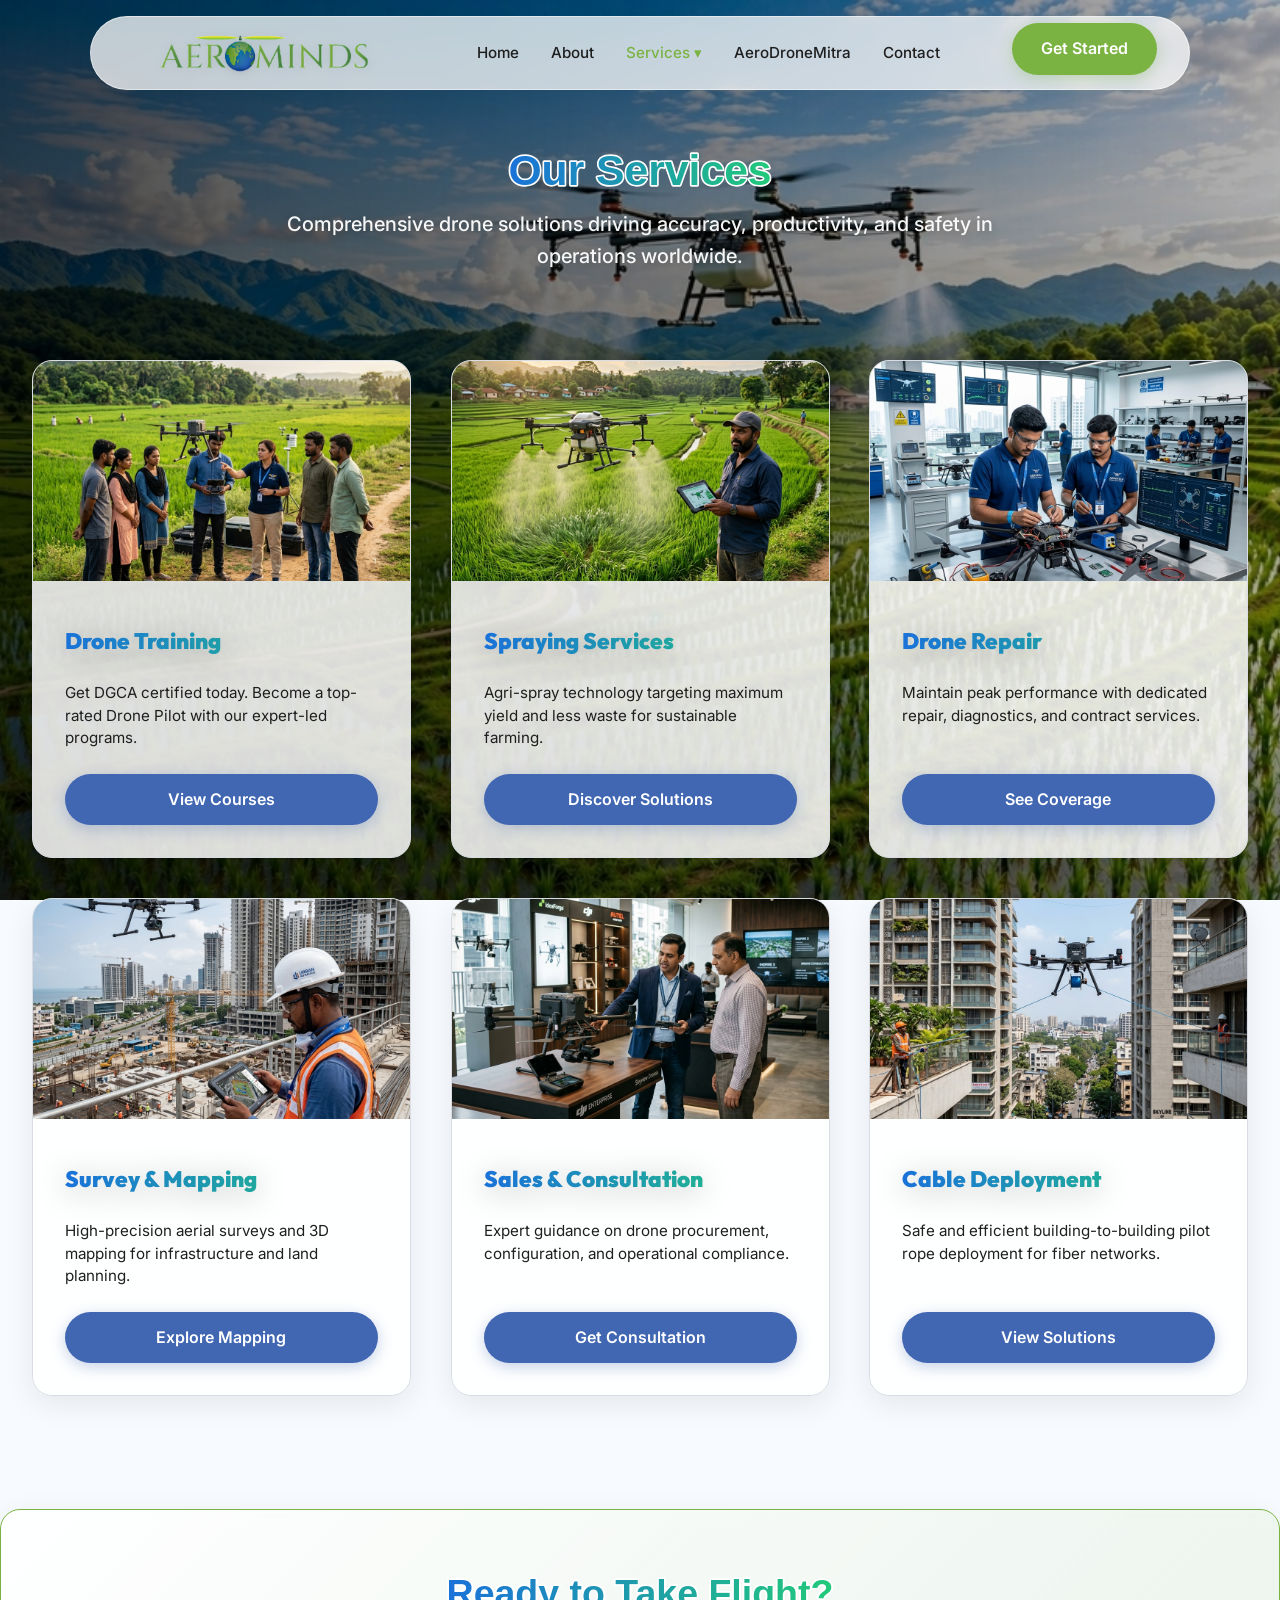
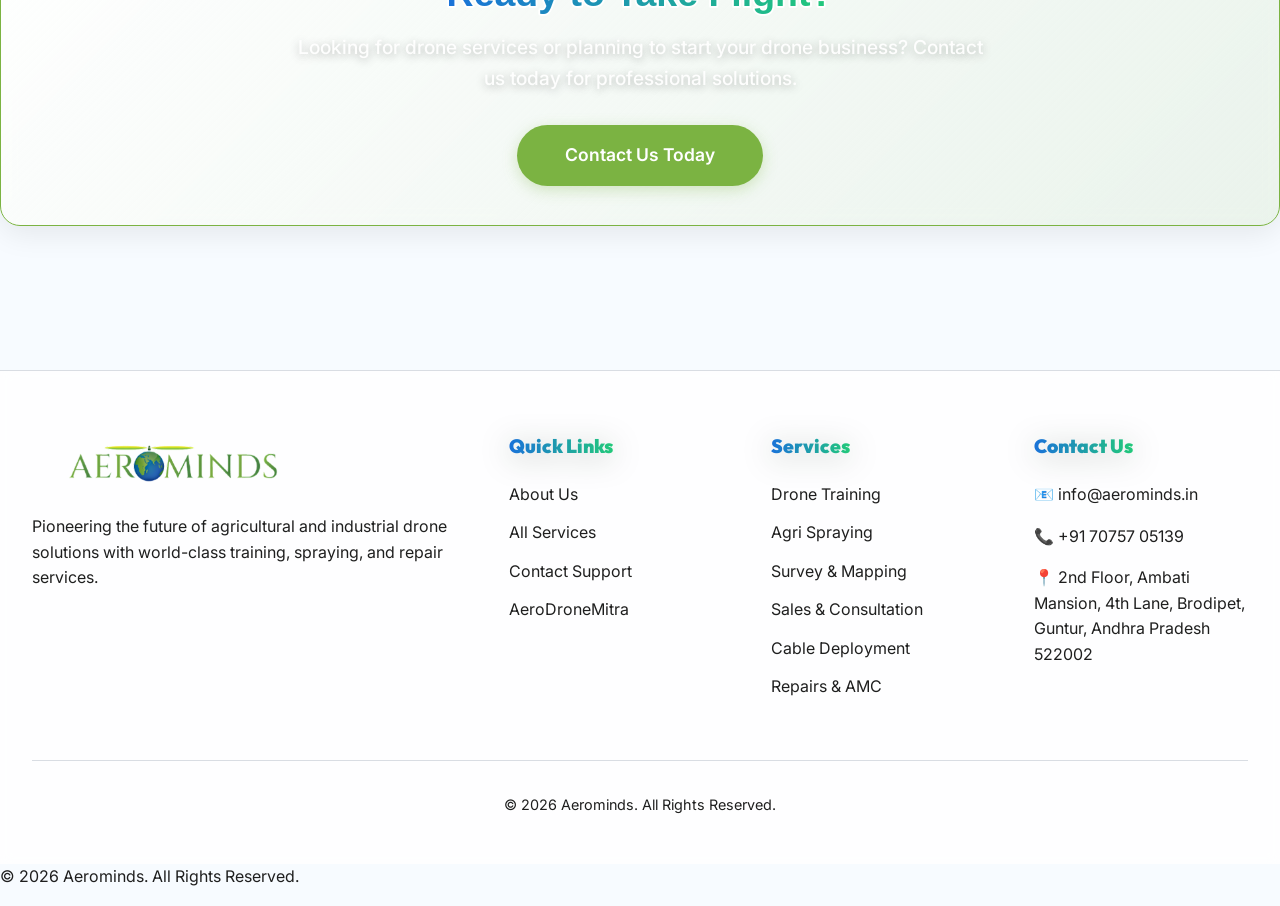
<file: services.html>
<!DOCTYPE html>
<html lang="en">

<head>
  <meta charset="UTF-8">
  <meta name="viewport" content="width=device-width, initial-scale=1.0">

  <link rel="icon" type="image/png" href="assets/images/logo_header_transparent.png">
  <title>Services Hub | Aerominds</title>
  <link rel="stylesheet" href="css/global.css">
  <link rel="stylesheet" href="css/components.css">
  <link rel="stylesheet" href="css/pages.css">
  <script src="js/script.js" defer></script>
</head>

<body>
  <img src="assets/images/drone_field_bg.jpg" alt="Background" class="global-bg">
  <div class="global-overlay"></div>

  <!-- Navbar -->
  <nav class="navbar"><a href="index.html" class="brand">
      <img src="assets/images/Logo_1.png" alt="Aerominds Logo">
    </a>
    <div class="nav-links">
      <a href="index.html">Home</a>
      <a href="about.html">About</a>
      <div class="dropdown">
        <a href="services.html" style="color: var(--green-accent);">Services ▾</a>
        <div class="dropdown-menu">
          <a href="training.html">Drone Training & Certification</a>
          <a href="spraying.html">Precision Drone Spraying</a>
          <a href="repair.html">Drone Repair & AMC</a>
          <hr style="border: 0; border-top: 1px solid var(--border-grey); margin: 0.5rem 0;">
          <a href="mapping.html">Survey & Mapping</a>
          <a href="sales.html">Sales & Consultation</a>
          <a href="cable.html">Cable Deployment</a>
        </div>
      </div>
      <a href="legal.html">AeroDroneMitra</a>
      <a href="contact.html">Contact</a>
    </div>
    <div class="nav-actions">
      <button class="menu-toggle"><span></span><span></span><span></span></button>
      <a href="contact.html" class="btn btn-primary hidden-mobile-btn">Get Started</a>
      <style>
        .hidden-mobile-btn {
          display: inline-block;
        }

        @media(max-width: 992px) {
          .hidden-mobile-btn {
            display: none;
          }
        }
      </style>
    </div>
  </nav>

  <!-- Page Header -->
  <header class="page-header fade-in">
    <svg viewBox="0 0 1200 120" xmlns="http://www.w3.org/2000/svg" style="width:100%; max-width:900px; display:block; margin:0 auto;">
      <defs>
        <linearGradient id="servicesHeaderGrad" x1="0%" y1="0%" x2="100%" y2="0%">
          <stop offset="0%" stop-color="#1A72D9"/>
          <stop offset="100%" stop-color="#22C97A"/>
        </linearGradient>
      </defs>
      <text x="50%" y="85" text-anchor="middle" font-family="Arial Rounded MT Bold, Arial, sans-serif" font-size="64" font-weight="900" stroke="white" stroke-width="5" stroke-linejoin="round" paint-order="stroke fill" fill="url(#servicesHeaderGrad)">
        Our Services
      </text>
    </svg>
    <p>Comprehensive drone solutions driving accuracy, productivity, and safety in operations worldwide.</p>
  </header>

  <!-- Service Hub Selection -->
  <section class="container mb-4 fade-in">
    <div class="service-cards-grid scale-in" style="grid-template-columns: repeat(3, 1fr); gap: 2.5rem;">
      <div class="glass-card service-hub-card fade-in">
        <img src="assets/images/hero_training_indian.png" alt="Drone Training" class="card-img">
        <div class="card-content">
          <h3>Drone Training</h3>
          <p>Get DGCA certified today. Become a top-rated Drone Pilot with our expert-led programs.</p>
          <a href="training.html" class="btn btn-secondary mt-2">View Courses</a>
        </div>
      </div>
      <div class="glass-card service-hub-card fade-in">
        <img src="assets/images/hero_spraying_indian.png" alt="Spraying Services" class="card-img">
        <div class="card-content">
          <h3>Spraying Services</h3>
          <p>Agri-spray technology targeting maximum yield and less waste for sustainable farming.</p>
          <a href="spraying.html" class="btn btn-secondary mt-2">Discover Solutions</a>
        </div>
      </div>
      <div class="glass-card service-hub-card fade-in">
        <img src="assets/images/hero_repair_indian.png" alt="Drone Repair" class="card-img">
        <div class="card-content">
          <h3>Drone Repair</h3>
          <p>Maintain peak performance with dedicated repair, diagnostics, and contract services.</p>
          <a href="repair.html" class="btn btn-secondary mt-2">See Coverage</a>
        </div>
      </div>
      <div class="glass-card service-hub-card fade-in">
        <img src="assets/images/mapping_indian.png" alt="Survey & Mapping" class="card-img">
        <div class="card-content">
          <h3>Survey & Mapping</h3>
          <p>High-precision aerial surveys and 3D mapping for infrastructure and land planning.</p>
          <a href="mapping.html" class="btn btn-secondary mt-2">Explore Mapping</a>
        </div>
      </div>
      <div class="glass-card service-hub-card fade-in">
        <img src="assets/images/sales_indian.png" alt="Sales & Consultation" class="card-img">
        <div class="card-content">
          <h3>Sales & Consultation</h3>
          <p>Expert guidance on drone procurement, configuration, and operational compliance.</p>
          <a href="sales.html" class="btn btn-secondary mt-2">Get Consultation</a>
        </div>
      </div>
      <div class="glass-card service-hub-card fade-in">
        <img src="assets/images/cable_indian.png" alt="Cable Deployment" class="card-img">
        <div class="card-content">
          <h3>Cable Deployment</h3>
          <p>Safe and efficient building-to-building pilot rope deployment for fiber networks.</p>
          <a href="cable.html" class="btn btn-secondary mt-2">View Solutions</a>
        </div>
      </div>
    </div>
  </section>

  <!-- Final CTA Section -->
  <section class="section-padding container">
    <div class="glass-card text-center fade-in"
      style="background: linear-gradient(135deg, rgba(255,255,255,0.9), rgba(123, 179, 66, 0.1)); border: 1px solid var(--green-accent);">
      <svg viewBox="0 0 1200 120" xmlns="http://www.w3.org/2000/svg" style="width:100%; max-width:900px; display:block; margin:0 auto;">
        <defs>
          <linearGradient id="servicesCtaGrad" x1="0%" y1="0%" x2="100%" y2="0%">
            <stop offset="0%" stop-color="#1A72D9"/>
            <stop offset="100%" stop-color="#22C97A"/>
          </linearGradient>
        </defs>
        <text x="50%" y="85" text-anchor="middle" font-family="Arial Rounded MT Bold, Arial, sans-serif" font-size="50" font-weight="900" stroke="white" stroke-width="5" stroke-linejoin="round" paint-order="stroke fill" fill="url(#servicesCtaGrad)">
          Ready to Take Flight?
        </text>
      </svg>
      <p style="font-size: 1.2rem; max-width: 700px; margin: 0 auto 2rem;">Looking for drone services or planning to
        start your drone business? Contact us today for professional solutions.</p>
      <a href="contact.html" class="btn btn-primary" style="padding: 1rem 3rem; font-size: 1.1rem;">Contact Us Today</a>
    </div>
  </section>

  <!-- Footer -->
  <footer>
    <div class="container">
      <div class="footer-grid">
        <div class="footer-col">
          <img src="assets/images/Logo_1.png" alt="Aerominds Logo" class="footer-logo">
          <p>Pioneering the future of agricultural and industrial drone solutions with world-class training, spraying,
            and repair services.</p>
        </div>
        <div class="footer-col">
          <h4>Quick Links</h4>
          <a href="about.html">About Us</a>
          <a href="services.html">All Services</a>
          <a href="contact.html">Contact Support</a>
          <a href="legal.html">AeroDroneMitra</a>
        </div>
        <div class="footer-col">
          <h4>Services</h4>
          <a href="training.html">Drone Training</a>
          <a href="spraying.html">Agri Spraying</a>
          <a href="mapping.html">Survey & Mapping</a>
          <a href="sales.html">Sales & Consultation</a>
          <a href="cable.html">Cable Deployment</a>
          <a href="repair.html">Repairs & AMC</a>
        </div>
        <div class="footer-col">
          <h4>Contact Us</h4>
          <p>📧 info@aerominds.in</p>
          <p>📞 +91 70757 05139</p>
          <p>📍 2nd Floor, Ambati Mansion, 4th Lane, Brodipet, Guntur, Andhra Pradesh 522002</p>
        </div>
      </div>
      <div class="footer-bottom">
        <p>&copy; 2026 Aerominds. All Rights Reserved.</p>
      </div>
    </div>
  </footer>
</body>

</html>
<p>&copy; 2026 Aerominds. All Rights Reserved.</p>
</div>
</div>
</footer>
</body>

</html>
</file>
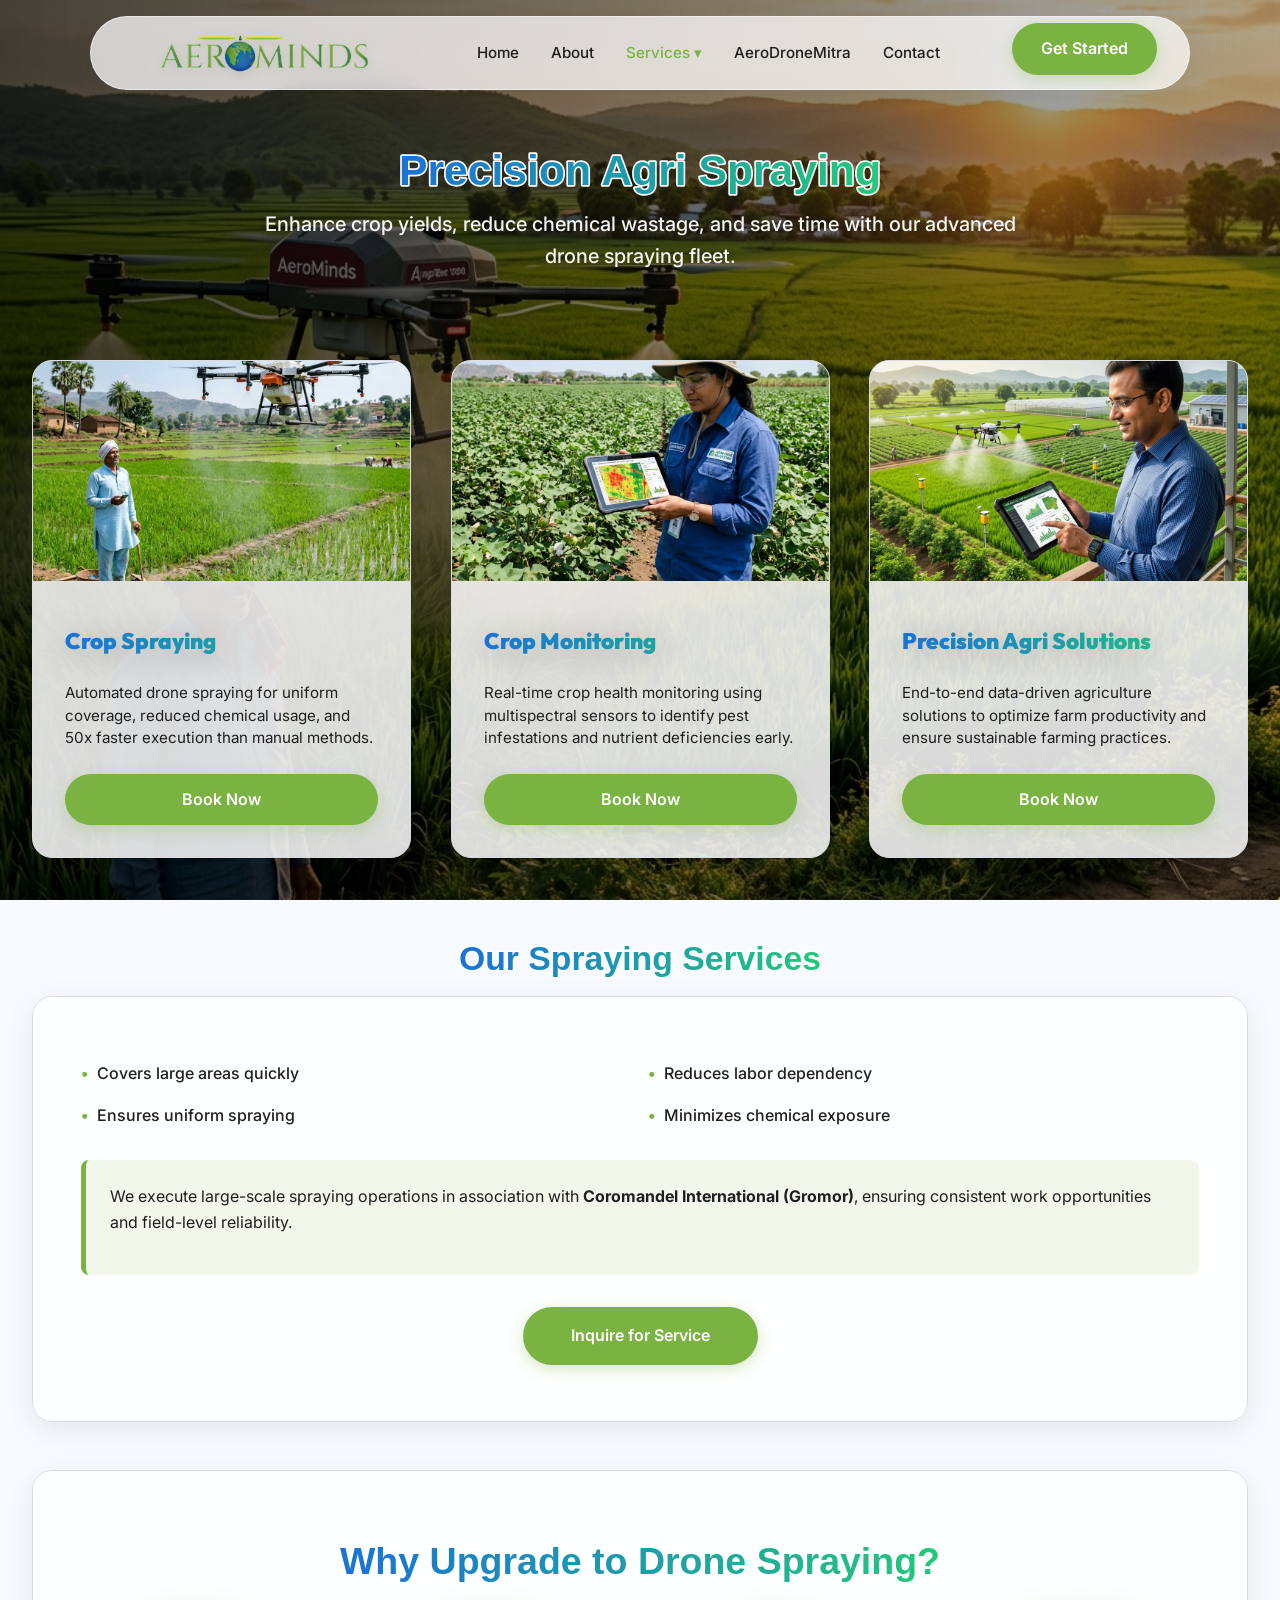
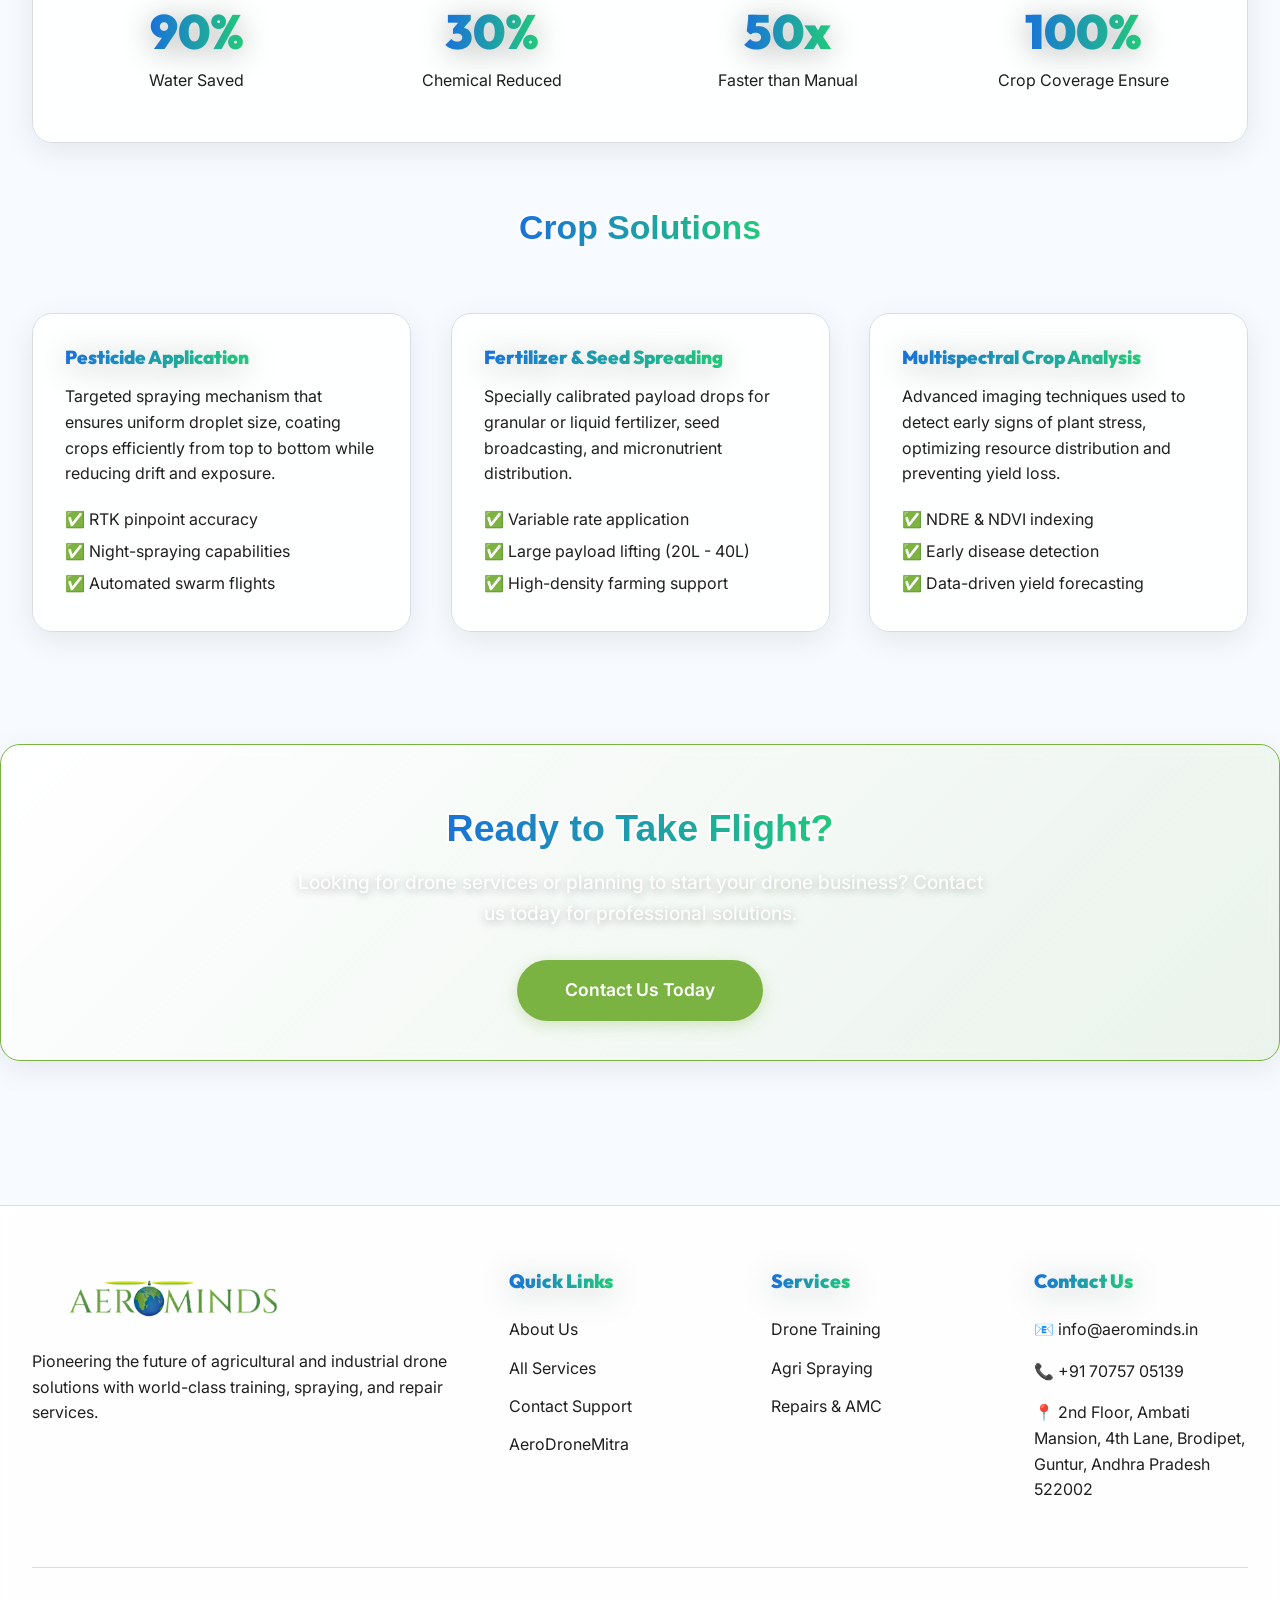
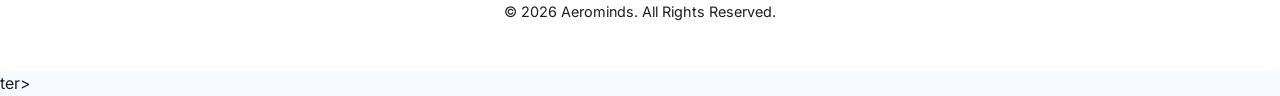
<file: spraying.html>
<!DOCTYPE html>
<html lang="en">

<head>
  <meta charset="UTF-8">
  <meta name="viewport" content="width=device-width, initial-scale=1.0">

  <link rel="icon" type="image/png" href="assets/images/logo_header_transparent.png">
  <title>Precision Spraying | Aerominds</title>
  <link rel="stylesheet" href="css/global.css">
  <link rel="stylesheet" href="css/components.css">
  <link rel="stylesheet" href="css/pages.css">
  <script src="js/script.js" defer></script>
</head>

<body>
  <!-- Specific background overlay for Spraying page -->
  <img src="assets/images/hero-spraying.png" alt="Agriculture Drone Spraying" class="global-bg">
  <div class="global-overlay spraying-overlay"></div>

  <!-- Navbar -->
  <nav class="navbar"><a href="index.html" class="brand">
      <img src="assets/images/Logo_1.png" alt="Aerominds Logo">
    </a>
    <div class="nav-links">
      <a href="index.html">Home</a>
      <a href="about.html">About</a>
      <div class="dropdown">
        <a href="services.html" style="color: var(--green-accent);">Services ▾</a>
        <div class="dropdown-menu">
          <a href="training.html">Drone Training & Certification</a>
          <a href="spraying.html" style="color: var(--blue-accent);">Precision Drone Spraying</a>
          <a href="repair.html">Drone Repair & AMC</a>
          <hr style="border: 0; border-top: 1px solid var(--border-grey); margin: 0.5rem 0;">
          <a href="mapping.html">Survey & Mapping</a>
          <a href="sales.html">Sales & Consultation</a>
          <a href="cable.html">Cable Deployment</a>
        </div>
      </div>
      <a href="legal.html">AeroDroneMitra</a>
      <a href="contact.html">Contact</a>
    </div>
    <div class="nav-actions">
      <button class="menu-toggle"><span></span><span></span><span></span></button>
      <a href="contact.html" class="btn btn-primary hidden-mobile-btn">Get Started</a>
      <style>
        .hidden-mobile-btn {
          display: inline-block;
        }

        @media(max-width: 992px) {
          .hidden-mobile-btn {
            display: none;
          }
        }
      </style>
    </div>
  </nav>

  <!-- Page Header -->
  <header class="page-header fade-in">
    <svg viewBox="0 0 1200 120" xmlns="http://www.w3.org/2000/svg" style="width:100%; max-width:900px; display:block; margin:0 auto;">
      <defs>
        <linearGradient id="sprayingHeaderGrad" x1="0%" y1="0%" x2="100%" y2="0%">
          <stop offset="0%" stop-color="#1A72D9"/>
          <stop offset="100%" stop-color="#22C97A"/>
        </linearGradient>
      </defs>
      <text x="50%" y="85" text-anchor="middle" font-family="Arial Rounded MT Bold, Arial, sans-serif" font-size="64" font-weight="900" stroke="white" stroke-width="5" stroke-linejoin="round" paint-order="stroke fill" fill="url(#sprayingHeaderGrad)">
        Precision Agri Spraying
      </text>
    </svg>
    <p>Enhance crop yields, reduce chemical wastage, and save time with our advanced drone spraying fleet.</p>
  </header>

  <!-- Service Cards Section -->
  <section class="container mb-5 fade-in">
    <div class="service-cards-grid scale-in">
      <div class="glass-card service-hub-card fade-in" onclick="window.location.href='legal.html'"
        style="cursor: pointer;">
        <img src="assets/images/spraying_indian.png" alt="Crop Spraying" class="card-img" loading="lazy"
          decoding="async">
        <div class="card-content">
          <h3>Crop Spraying</h3>
          <p>Automated drone spraying for uniform coverage, reduced chemical usage, and 50x faster execution than manual
            methods.</p>
          <a href="legal.html" class="btn btn-primary">Book Now</a>
        </div>
      </div>
      <div class="glass-card service-hub-card fade-in" onclick="window.location.href='legal.html'"
        style="cursor: pointer;">
        <img src="assets/images/monitoring_indian.png" alt="Monitoring" class="card-img" loading="lazy"
          decoding="async">
        <div class="card-content">
          <h3>Crop Monitoring</h3>
          <p>Real-time crop health monitoring using multispectral sensors to identify pest infestations and nutrient
            deficiencies early.</p>
          <a href="legal.html" class="btn btn-primary">Book Now</a>
        </div>
      </div>
      <div class="glass-card service-hub-card fade-in" onclick="window.location.href='legal.html'"
        style="cursor: pointer;">
        <img src="assets/images/agri_solutions_indian.png" alt="Precision Agriculture Solutions" class="card-img"
          loading="lazy" decoding="async">
        <div class="card-content">
          <h3>Precision Agri Solutions</h3>
          <p>End-to-end data-driven agriculture solutions to optimize farm productivity and ensure sustainable farming
            practices.</p>
          <a href="legal.html" class="btn btn-primary">Book Now</a>
        </div>
      </div>
    </div>
  </section>

  <section class="container mb-4 fade-in">
    <!-- Service & Partnership Section -->
    <svg viewBox="0 0 1200 120" xmlns="http://www.w3.org/2000/svg" style="width:100%; max-width:900px; display:block; margin:0 auto;">
      <defs>
        <linearGradient id="sprayingServicesGrad" x1="0%" y1="0%" x2="100%" y2="0%">
          <stop offset="0%" stop-color="#1A72D9"/>
          <stop offset="100%" stop-color="#22C97A"/>
        </linearGradient>
      </defs>
      <text x="50%" y="85" text-anchor="middle" font-family="Arial Rounded MT Bold, Arial, sans-serif" font-size="45" font-weight="900" stroke="white" stroke-width="5" stroke-linejoin="round" paint-order="stroke fill" fill="url(#sprayingServicesGrad)">
        Our Spraying Services
      </text>
    </svg>
    <div class="glass-card fade-in mb-5" style="padding: 3rem;">
      <p class="subtitle mb-2"></p>

      <div class="mt-3 mb-3">
        <ul style="list-style: none; padding-left: 0; display: grid; grid-template-columns: repeat(2, 1fr); gap: 1rem;">
          <li style="display: flex; align-items: center; gap: 0.5rem; font-weight: 500;">
            <span style="color: var(--green-accent); font-weight: bold;">•</span> Covers large areas quickly
          </li>
          <li style="display: flex; align-items: center; gap: 0.5rem; font-weight: 500;">
            <span style="color: var(--green-accent); font-weight: bold;">•</span> Reduces labor dependency
          </li>
          <li style="display: flex; align-items: center; gap: 0.5rem; font-weight: 500;">
            <span style="color: var(--green-accent); font-weight: bold;">•</span> Ensures uniform spraying
          </li>
          <li style="display: flex; align-items: center; gap: 0.5rem; font-weight: 500;">
            <span style="color: var(--green-accent); font-weight: bold;">•</span> Minimizes chemical exposure
          </li>
        </ul>
      </div>

      <div
        style="background: rgba(129, 184, 64, 0.1); border-left: 5px solid var(--green-accent); padding: 1.5rem; border-radius: 8px; margin-top: 2rem;">
        <p style="color: var(--text-dark); line-height: 1.6;">We execute large-scale spraying operations in association
          with <strong>Coromandel International (Gromor)</strong>, ensuring consistent work opportunities and
          field-level reliability.</p>
      </div>

      <div class="text-center mt-4">
        <a href="contact.html" class="btn btn-primary" style="padding: 1rem 3rem;">Inquire for Service</a>
      </div>
    </div>

    <div class="glass-card mt-5 mb-4">
      <svg viewBox="0 0 1200 120" xmlns="http://www.w3.org/2000/svg" style="width:100%; max-width:1000px; display:block; margin:0 auto;">
        <defs>
          <linearGradient id="sprayingWhyGrad" x1="0%" y1="0%" x2="100%" y2="0%">
            <stop offset="0%" stop-color="#1A72D9"/>
            <stop offset="100%" stop-color="#22C97A"/>
          </linearGradient>
        </defs>
        <text x="50%" y="85" text-anchor="middle" font-family="Arial Rounded MT Bold, Arial, sans-serif" font-size="45" font-weight="900" stroke="white" stroke-width="10" stroke-linejoin="round" paint-order="stroke fill" fill="url(#sprayingWhyGrad)">
          Why Upgrade to Drone Spraying?
        </text>
      </svg>
      <div class="stats-grid">
        <div class="stat-item">
          <h2>90%</h2>
          <p>Water Saved</p>
        </div>
        <div class="stat-item">
          <h2>30%</h2>
          <p>Chemical Reduced</p>
        </div>
        <div class="stat-item">
          <h2>50x</h2>
          <p>Faster than Manual</p>
        </div>
        <div class="stat-item">
          <h2>100%</h2>
          <p>Crop Coverage Ensure</p>
        </div>
      </div>
    </div>

    <svg viewBox="0 0 1200 120" xmlns="http://www.w3.org/2000/svg" style="width:100%; max-width:900px; display:block; margin:0 auto;">
      <defs>
        <linearGradient id="sprayingSolutionsGrad" x1="0%" y1="0%" x2="100%" y2="0%">
          <stop offset="0%" stop-color="#1A72D9"/>
          <stop offset="100%" stop-color="#22C97A"/>
        </linearGradient>
      </defs>
      <text x="50%" y="85" text-anchor="middle" font-family="Arial Rounded MT Bold, Arial, sans-serif" font-size="45" font-weight="900" stroke="white" stroke-width="5" stroke-linejoin="round" paint-order="stroke fill" fill="url(#sprayingSolutionsGrad)">
        Crop Solutions
      </text>
    </svg>
    <div class="spraying-grid scale-in">
      <div class="glass-card fade-in" onclick="window.location.href='legal.html'" style="cursor: pointer;">
        <h3 class="mb-2">Pesticide Application</h3>
        <p>Targeted spraying mechanism that ensures uniform droplet size, coating crops efficiently from top to bottom
          while reducing drift and exposure.</p>
        <ul class="mt-2" style="line-height: 2;">
          <li>✅ RTK pinpoint accuracy</li>
          <li>✅ Night-spraying capabilities</li>
          <li>✅ Automated swarm flights</li>
        </ul>
      </div>

      <div class="glass-card fade-in" onclick="window.location.href='legal.html'" style="cursor: pointer;">
        <h3 class="mb-2">Fertilizer & Seed Spreading</h3>
        <p>Specially calibrated payload drops for granular or liquid fertilizer, seed broadcasting, and micronutrient
          distribution.</p>
        <ul class="mt-2" style="line-height: 2;">
          <li>✅ Variable rate application</li>
          <li>✅ Large payload lifting (20L - 40L)</li>
          <li>✅ High-density farming support</li>
        </ul>
      </div>

      <div class="glass-card fade-in" onclick="window.location.href='legal.html'" style="cursor: pointer;">
        <h3 class="mb-2">Multispectral Crop Analysis</h3>
        <p>Advanced imaging techniques used to detect early signs of plant stress, optimizing resource distribution and
          preventing yield loss.</p>
        <ul class="mt-2" style="line-height: 2;">
          <li>✅ NDRE & NDVI indexing</li>
          <li>✅ Early disease detection</li>
          <li>✅ Data-driven yield forecasting</li>
        </ul>
      </div>
    </div>
  </section>

  <!-- Final CTA Section -->
  <section class="section-padding container">
    <div class="glass-card text-center fade-in"
      style="background: linear-gradient(135deg, rgba(255,255,255,0.9), rgba(123, 179, 66, 0.1)); border: 1px solid var(--green-accent);">
      <svg viewBox="0 0 1200 120" xmlns="http://www.w3.org/2000/svg" style="width:100%; max-width:900px; display:block; margin:0 auto;">
        <defs>
          <linearGradient id="sprayingCtaGrad" x1="0%" y1="0%" x2="100%" y2="0%">
            <stop offset="0%" stop-color="#1A72D9"/>
            <stop offset="100%" stop-color="#22C97A"/>
          </linearGradient>
        </defs>
        <text x="50%" y="85" text-anchor="middle" font-family="Arial Rounded MT Bold, Arial, sans-serif" font-size="50" font-weight="900" stroke="white" stroke-width="5" stroke-linejoin="round" paint-order="stroke fill" fill="url(#sprayingCtaGrad)">
          Ready to Take Flight?
        </text>
      </svg>
      <p style="font-size: 1.2rem; max-width: 700px; margin: 0 auto 2rem;">Looking for drone services or planning to
        start your drone business? Contact us today for professional solutions.</p>
      <a href="contact.html" class="btn btn-primary" style="padding: 1rem 3rem; font-size: 1.1rem;">Contact Us Today</a>
    </div>
  </section>

  <!-- Footer -->
  <footer>
    <div class="container">
      <div class="footer-grid">
        <div class="footer-col">
          <img src="assets/images/Logo_1.png" alt="Aerominds Logo" class="footer-logo">
          <p>Pioneering the future of agricultural and industrial drone solutions with world-class training, spraying,
            and repair services.</p>
        </div>
        <div class="footer-col">
          <h4>Quick Links</h4>
          <a href="about.html">About Us</a>
          <a href="services.html">All Services</a>
          <a href="contact.html">Contact Support</a>
          <a href="legal.html">AeroDroneMitra</a>
        </div>
        <div class="footer-col">
          <h4>Services</h4>
          <a href="training.html">Drone Training</a>
          <a href="spraying.html">Agri Spraying</a>
          <a href="repair.html">Repairs & AMC</a>
        </div>
        <div class="footer-col">
          <h4>Contact Us</h4>
          <p>📧 info@aerominds.in</p>
          <p>📞 +91 70757 05139</p>
          <p>📍 2nd Floor, Ambati Mansion, 4th Lane, Brodipet, Guntur, Andhra Pradesh 522002</p>
        </div>
      </div>
      <div class="footer-bottom">
        <p>&copy; 2026 Aerominds. All Rights Reserved.</p>
      </div>
    </div>
  </footer>
</body>

</html>ter>
</body>

</html>
</file>
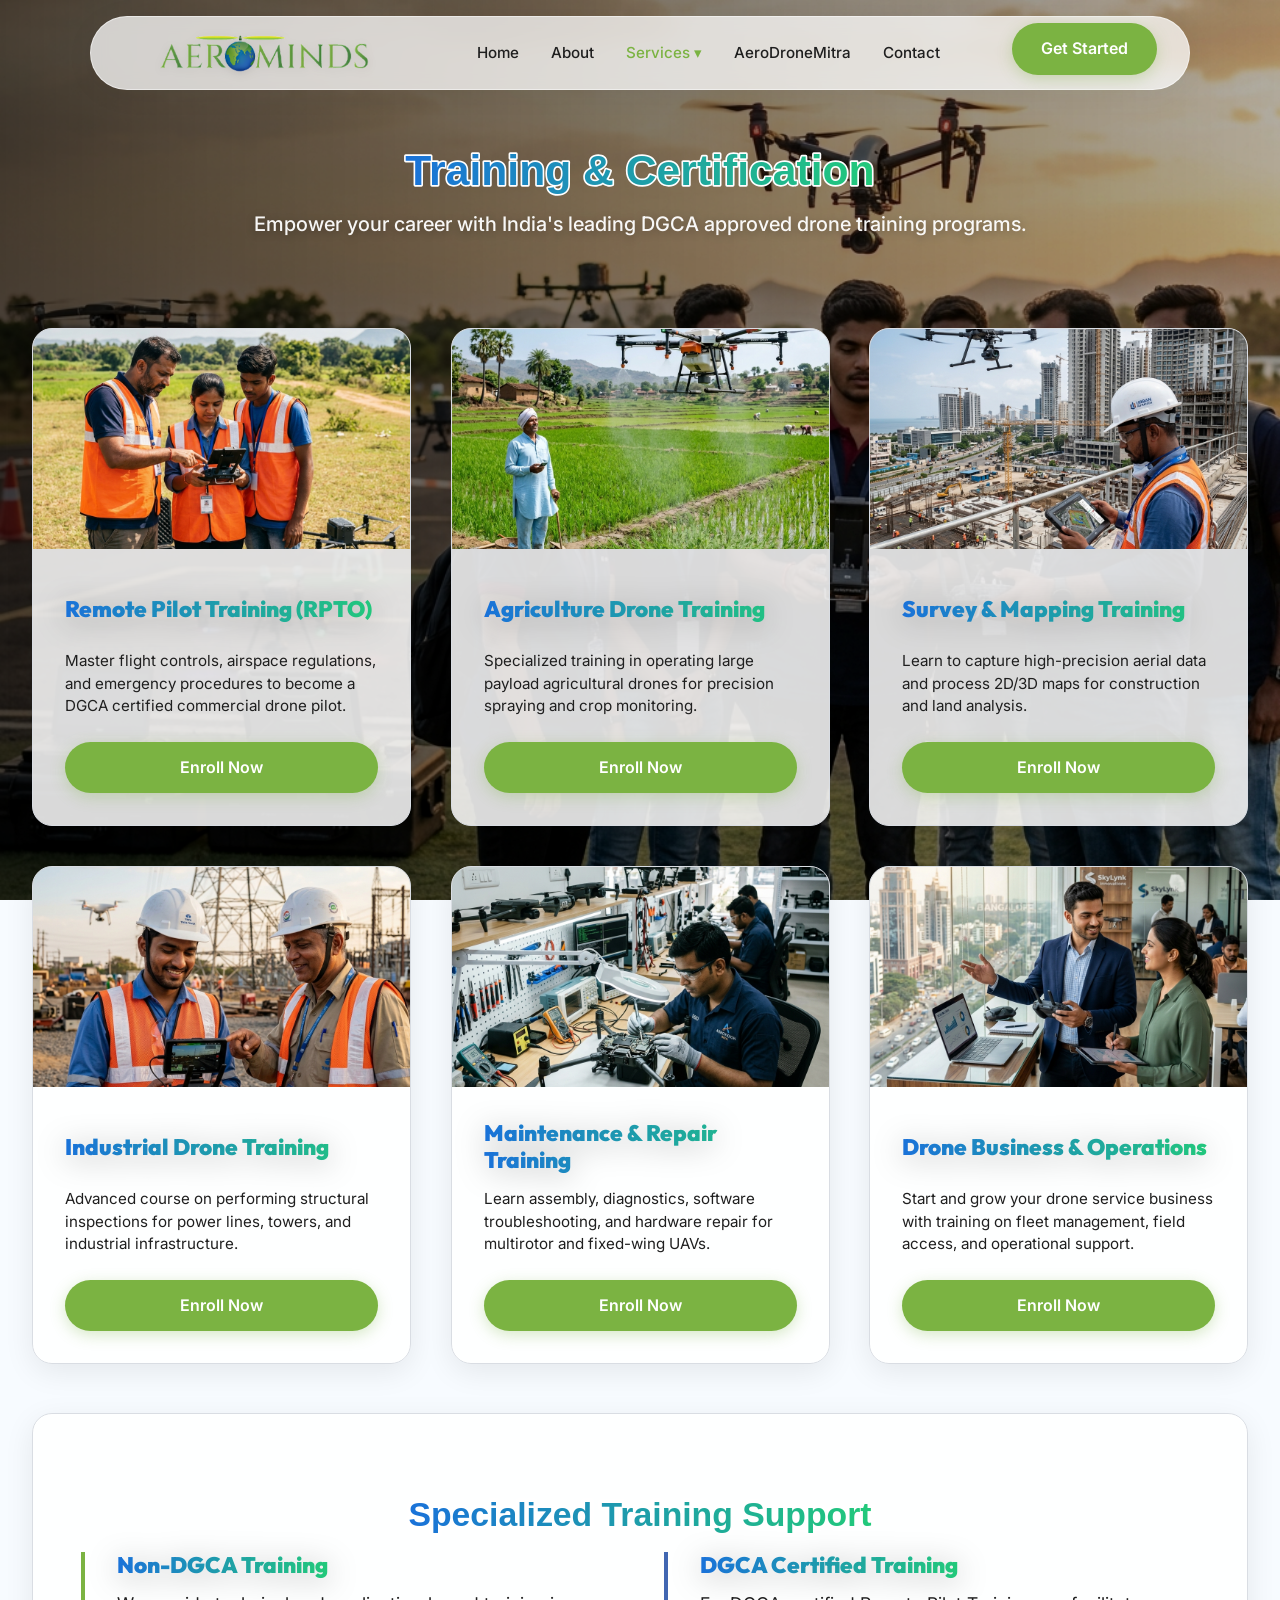
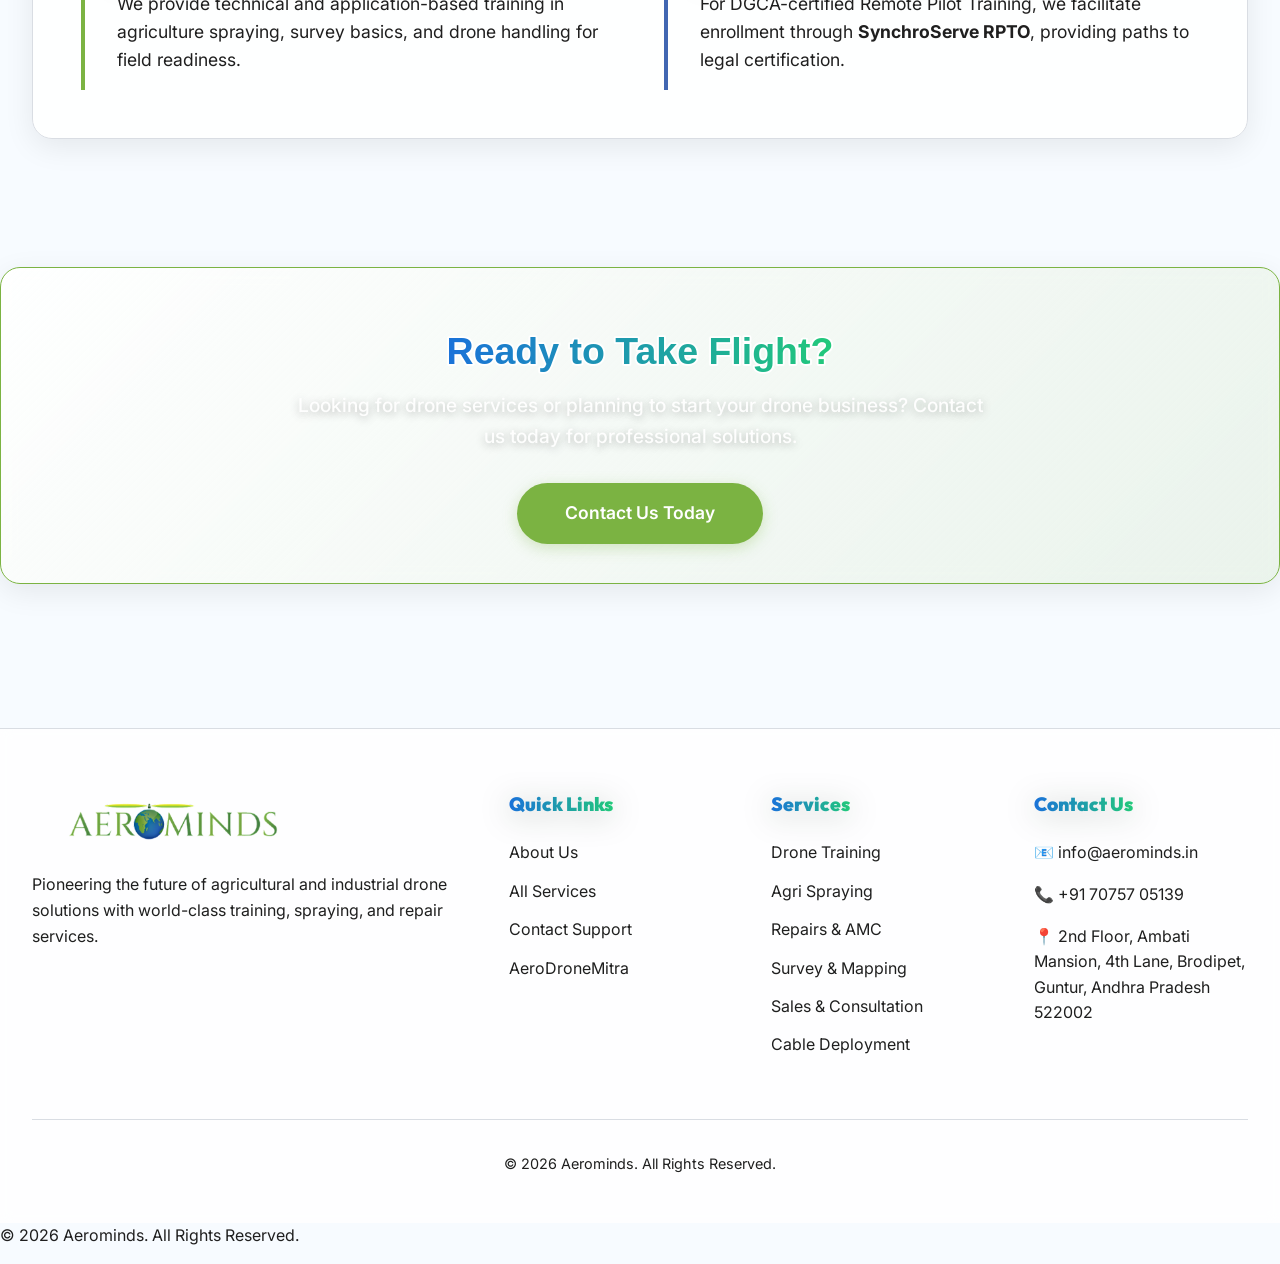
<file: training.html>
<!DOCTYPE html>
<html lang="en">

<head>
  <meta charset="UTF-8">
  <meta name="viewport" content="width=device-width, initial-scale=1.0">

  <link rel="icon" type="image/png" href="assets/images/logo_header_transparent.png">
  <title>Drone Training | Aerominds</title>
  <link rel="stylesheet" href="css/global.css">
  <link rel="stylesheet" href="css/components.css">
  <link rel="stylesheet" href="css/pages.css">
  <script src="js/script.js" defer></script>
</head>

<body>
  <img src="assets/images/hero-training.png" alt="Drone Training Academy" class="global-bg">
  <div class="global-overlay"></div>

  <!-- Navbar -->
  <nav class="navbar"><a href="index.html" class="brand">
      <img src="assets/images/Logo_1.png" alt="Aerominds Logo">
    </a>
    <div class="nav-links">
      <a href="index.html">Home</a>
      <a href="about.html">About</a>
      <div class="dropdown">
        <a href="services.html" style="color: var(--green-accent);">Services ▾</a>
        <div class="dropdown-menu">
          <a href="training.html" style="color: var(--blue-accent);">Drone Training & Certification</a>
          <a href="spraying.html">Precision Drone Spraying</a>
          <a href="repair.html">Drone Repair & AMC</a>
          <hr style="border: 0; border-top: 1px solid var(--border-grey); margin: 0.5rem 0;">
          <a href="mapping.html">Survey & Mapping</a>
          <a href="sales.html">Sales & Consultation</a>
          <a href="cable.html">Cable Deployment</a>
        </div>
      </div>
      <a href="legal.html">AeroDroneMitra</a>
      <a href="contact.html">Contact</a>
    </div>
    <div class="nav-actions">
      <button class="menu-toggle"><span></span><span></span><span></span></button>
      <a href="contact.html" class="btn btn-primary hidden-mobile-btn">Get Started</a>
      <style>
        .hidden-mobile-btn {
          display: inline-block;
        }

        @media(max-width: 992px) {
          .hidden-mobile-btn {
            display: none;
          }
        }
      </style>
    </div>
  </nav>

  <!-- Page Header -->
  <header class="page-header fade-in">
    <svg viewBox="0 0 1200 120" xmlns="http://www.w3.org/2000/svg" style="width:100%; max-width:900px; display:block; margin:0 auto;">
      <defs>
        <linearGradient id="trainingHeaderGrad" x1="0%" y1="0%" x2="100%" y2="0%">
          <stop offset="0%" stop-color="#1A72D9"/>
          <stop offset="100%" stop-color="#22C97A"/>
        </linearGradient>
      </defs>
      <text x="50%" y="85" text-anchor="middle" font-family="Arial Rounded MT Bold, Arial, sans-serif" font-size="64" font-weight="900" stroke="white" stroke-width="5" stroke-linejoin="round" paint-order="stroke fill" fill="url(#trainingHeaderGrad)">
        Training & Certification
      </text>
    </svg>
    <p>Empower your career with India's leading DGCA approved drone training programs.</p>
  </header>

  <!-- Courses Grid -->
  <section class="container mb-5 fade-in">
    <div class="service-cards-grid scale-in">
      <!-- Course 1 -->
      <div class="glass-card service-hub-card fade-in">
        <img src="assets/images/training_indian.png" alt="Remote Pilot Training" class="card-img" loading="lazy"
          decoding="async">
        <div class="card-content">
          <h3>Remote Pilot Training (RPTO)</h3>
          <p>Master flight controls, airspace regulations, and emergency procedures to become a DGCA certified
            commercial drone pilot.</p>
          <a href="contact.html" class="btn btn-primary">Enroll Now</a>
        </div>
      </div>

      <!-- Course 2 -->
      <div class="glass-card service-hub-card fade-in">
        <img src="assets/images/spraying_indian.png" alt="Agriculture Drone Training" class="card-img" loading="lazy"
          decoding="async">
        <div class="card-content">
          <h3>Agriculture Drone Training</h3>
          <p>Specialized training in operating large payload agricultural drones for precision spraying and crop
            monitoring.</p>
          <a href="contact.html" class="btn btn-primary">Enroll Now</a>
        </div>
      </div>

      <!-- Course 3 -->
      <div class="glass-card service-hub-card fade-in">
        <img src="assets/images/mapping_indian.png" alt="Survey & Mapping Training" class="card-img" loading="lazy"
          decoding="async">
        <div class="card-content">
          <h3>Survey & Mapping Training</h3>
          <p>Learn to capture high-precision aerial data and process 2D/3D maps for construction and land analysis.</p>
          <a href="contact.html" class="btn btn-primary">Enroll Now</a>
        </div>
      </div>

      <!-- Course 4 -->
      <div class="glass-card service-hub-card fade-in">
        <img src="assets/images/industrial_indian.png" alt="Industrial Drone Training" class="card-img" loading="lazy"
          decoding="async">
        <div class="card-content">
          <h3>Industrial Drone Training</h3>
          <p>Advanced course on performing structural inspections for power lines, towers, and industrial
            infrastructure.</p>
          <a href="contact.html" class="btn btn-primary">Enroll Now</a>
        </div>
      </div>

      <!-- Course 5 -->
      <div class="glass-card service-hub-card fade-in">
        <img src="assets/images/repair_indian.png" alt="Maintenance & Repair Training" class="card-img" loading="lazy"
          decoding="async">
        <div class="card-content">
          <h3>Maintenance & Repair Training</h3>
          <p>Learn assembly, diagnostics, software troubleshooting, and hardware repair for multirotor and fixed-wing
            UAVs.</p>
          <a href="contact.html" class="btn btn-primary">Enroll Now</a>
        </div>
      </div>

      <!-- Course 6 -->
      <div class="glass-card service-hub-card fade-in">
        <img src="assets/images/entrepreneur_indian.png" alt="Drone Business Training" class="card-img" loading="lazy"
          decoding="async">
        <div class="card-content">
          <h3>Drone Business & Operations</h3>
          <p>Start and grow your drone service business with training on fleet management, field access, and operational
            support.</p>
          <a href="contact.html" class="btn btn-primary">Enroll Now</a>
        </div>
      </div>
    </div>
  </section>

  <!-- Specialized Training Section -->
  <section class="container mb-5">
    <div class="glass-card fade-in" style="padding: 3rem;">
      <svg viewBox="0 0 1200 120" xmlns="http://www.w3.org/2000/svg" style="width:100%; max-width:900px; display:block; margin:0 auto;">
        <defs>
          <linearGradient id="trainingSpecialGrad" x1="0%" y1="0%" x2="100%" y2="0%">
            <stop offset="0%" stop-color="#1A72D9"/>
            <stop offset="100%" stop-color="#22C97A"/>
          </linearGradient>
        </defs>
        <text x="50%" y="85" text-anchor="middle" font-family="Arial Rounded MT Bold, Arial, sans-serif" font-size="45" font-weight="900" stroke="white" stroke-width="10" stroke-linejoin="round" paint-order="stroke fill" fill="url(#trainingSpecialGrad)">
          Specialized Training Support
        </text>
      </svg>
      <div style="display: grid; grid-template-columns: repeat(auto-fit, minmax(300px, 1fr)); gap: 3rem;">
        <div style="border-left: 4px solid var(--green-accent); padding-left: 2rem;">
          <h3 style="margin-bottom: 0.7rem; font-size: 1.4rem;">Non-DGCA Training</h3>
          <p style="font-size: 1.1rem; line-height: 1.6;">We provide technical and application-based training in
            agriculture spraying, survey basics, and drone handling for field readiness.</p>
        </div>
        <div style="border-left: 4px solid var(--blue-accent); padding-left: 2rem;">
          <h3 style="margin-bottom: 0.7rem; font-size: 1.4rem;">DGCA Certified Training</h3>
          <p style="font-size: 1.1rem; line-height: 1.6;">For DGCA-certified Remote Pilot Training, we facilitate
            enrollment through <strong>SynchroServe RPTO</strong>, providing paths to legal certification.</p>
        </div>
      </div>
    </div>
  </section>

  <!-- Final CTA Section -->
  <section class="section-padding container">
    <div class="glass-card text-center fade-in"
      style="background: linear-gradient(135deg, rgba(255,255,255,0.9), rgba(123, 179, 66, 0.1)); border: 1px solid var(--green-accent);">
      <svg viewBox="0 0 1200 120" xmlns="http://www.w3.org/2000/svg" style="width:100%; max-width:900px; display:block; margin:0 auto;">
        <defs>
          <linearGradient id="trainingCtaGrad" x1="0%" y1="0%" x2="100%" y2="0%">
            <stop offset="0%" stop-color="#1A72D9"/>
            <stop offset="100%" stop-color="#22C97A"/>
          </linearGradient>
        </defs>
        <text x="50%" y="85" text-anchor="middle" font-family="Arial Rounded MT Bold, Arial, sans-serif" font-size="50" font-weight="900" stroke="white" stroke-width="5" stroke-linejoin="round" paint-order="stroke fill" fill="url(#trainingCtaGrad)">
          Ready to Take Flight?
        </text>
      </svg>
      <p style="font-size: 1.2rem; max-width: 700px; margin: 0 auto 2rem;">Looking for drone services or planning to
        start your drone business? Contact us today for professional solutions.</p>
      <a href="contact.html" class="btn btn-primary" style="padding: 1rem 3rem; font-size: 1.1rem;">Contact Us Today</a>
    </div>
  </section>

  <!-- Footer -->
  <footer>
    <div class="container">
      <div class="footer-grid">
        <div class="footer-col">
          <img src="assets/images/Logo_1.png" alt="Aerominds Logo" class="footer-logo">
          <p>Pioneering the future of agricultural and industrial drone solutions with world-class training, spraying,
            and repair services.</p>
        </div>
        <div class="footer-col">
          <h4>Quick Links</h4>
          <a href="about.html">About Us</a>
          <a href="services.html">All Services</a>
          <a href="contact.html">Contact Support</a>
          <a href="legal.html">AeroDroneMitra</a>
        </div>
        <div class="footer-col">
          <h4>Services</h4>
          <a href="training.html">Drone Training</a>
          <a href="spraying.html">Agri Spraying</a>
          <a href="repair.html">Repairs & AMC</a>
          <a href="mapping.html">Survey & Mapping</a>
          <a href="sales.html">Sales & Consultation</a>
          <a href="cable.html">Cable Deployment</a>
        </div>
        <div class="footer-col">
          <h4>Contact Us</h4>
          <p>📧 info@aerominds.in</p>
          <p>📞 +91 70757 05139</p>
          <p>📍 2nd Floor, Ambati Mansion, 4th Lane, Brodipet, Guntur, Andhra Pradesh 522002</p>
        </div>
      </div>
      <div class="footer-bottom">
        <p>&copy; 2026 Aerominds. All Rights Reserved.</p>
      </div>
    </div>
  </footer>
</body>

</html>
<p>&copy; 2026 Aerominds. All Rights Reserved.</p>
</div>
</div>
</footer>
</body>

</html>
</file>
<file: css/global.css>
@import url('https://fonts.googleapis.com/css2?family=Outfit:wght@300;400;500;600;700&family=Inter:wght@300;400;500;600&display=swap');

:root {
  --sky-blue: #b9d7f2;
  --cloud-white: #f7fbff;
  --green-accent: #7bb342;
  --dark-green: #587d2d;
  --blue-accent: #4167b2;
  --navy-blue: #2c4a8a;
  --text-dark: #1f1f1f;
  --border-grey: #d9dde3;
  --glass-bg: rgba(255, 255, 255, 0.7);
  --glass-border: rgba(255, 255, 255, 0.5);
  --glass-shadow: 0 8px 32px 0 rgba(31, 38, 135, 0.07);
  --font-heading: 'Outfit', sans-serif;
  --font-body: 'Inter', sans-serif;
}

* {
  margin: 0;
  padding: 0;
  box-sizing: border-box;
}

body {
  font-family: var(--font-body);
  color: var(--text-dark);
  background-color: var(--cloud-white);
  line-height: 1.6;
  overflow-x: hidden;
}

h1,
h2,
h3,
h4,
h5,
h6 {
  font-family: var(--font-heading);
  font-weight: 900;
  line-height: 1.2;
  margin-bottom: 1rem;
  background: linear-gradient(to right, #1A72D9, #22C97A);
  -webkit-background-clip: text;
  -webkit-text-fill-color: transparent;
  display: inline-block;
  filter: drop-shadow(0 4px 15px rgba(0, 0, 0, 0.3));
}

p {
  margin-bottom: 1rem;
}

/* Standard Subtitle Style matching Hero Section */
.subtitle,
.page-header p,
.hero-content p,
.section-padding>div>p:first-of-type {
  color: rgba(255, 255, 255, 0.95);
  font-size: 1.25rem;
  line-height: 1.6;
  font-weight: 500;
  text-shadow: 0 2px 10px rgba(0, 0, 0, 0.3);
}

a {
  text-decoration: none;
  color: inherit;
  transition: all 0.3s ease;
}

ul {
  list-style: none;
}

/* Global Background Setup */
.page-wrapper {
  position: relative;
  min-height: 100vh;
}

/* Let's have a global fixed background image that feels cohesive across all pages */
.global-bg {
  position: fixed;
  top: 0;
  left: 0;
  width: 100%;
  height: 100%;
  object-fit: cover;
  object-position: center;
  z-index: -2;
  opacity: 1;
  /* For pages like home/spraying which need full bg */
}

/* A cinematic dark overlay that feels cohesive across all pages, matching the hero section */
.global-overlay {
  position: fixed;
  top: 0;
  left: 0;
  width: 100%;
  height: 100%;
  z-index: -1;
  background: linear-gradient(to right, rgba(0, 0, 0, 0.7) 0%, rgba(0, 0, 0, 0.3) 100%);
  pointer-events: none;
}

.home-overlay,
.spraying-overlay {
  background: linear-gradient(to right, rgba(0, 0, 0, 0.7) 0%, rgba(0, 0, 0, 0.3) 100%);
}

.home-overlay,
.spraying-overlay {
  background: linear-gradient(to right, rgba(0, 0, 0, 0.7) 0%, rgba(0, 0, 0, 0.3) 100%);
}

.container {
  width: 100%;
  max-width: 1280px;
  margin: 0 auto;
  padding: 0 2rem;
}

/* Utility Classes */
.text-center {
  text-align: center;
}

.mb-1 {
  margin-bottom: 0.5rem;
}

.mb-2 {
  margin-bottom: 1rem;
}

.mb-3 {
  margin-bottom: 1.5rem;
}

.mb-4 {
  margin-bottom: 2rem;
}

.mb-5 {
  margin-bottom: 3rem;
}

.mt-4 {
  margin-top: 2rem;
}

.mt-5 {
  margin-top: 3rem;
}

.section-padding {
  padding: 5rem 0;
}

.text-gradient {
  background: linear-gradient(to right, var(--blue-accent) 0%, var(--blue-accent) 80%, var(--green-accent) 100%);
  -webkit-background-clip: text;
  -webkit-text-fill-color: transparent;
  display: inline-block;
  filter: drop-shadow(0 4px 15px rgba(0, 0, 0, 0.3));
}

.text-white {
  background: none !important;
  -webkit-text-fill-color: white !important;
  color: white !important;
}

/* Dynamic Branding Overlays */
.brand-watermark {
  position: absolute;
  bottom: 3rem;
  right: 3rem;
  opacity: 0.6;
  z-index: 20;
  pointer-events: none;
  display: flex;
  flex-direction: column;
  align-items: flex-end;
  gap: 0.2rem;
  transition: opacity 0.3s ease;
  mix-blend-mode: overlay;
  filter: drop-shadow(0 2px 10px rgba(0, 0, 0, 0.3)) blur(0.3px);
}

.brand-watermark img {
  height: 40px;
  filter: brightness(0) invert(1);
}

.brand-watermark span {
  color: white;
  font-family: var(--font-heading);
  font-weight: 900;
  font-size: 1.2rem;
  text-transform: uppercase;
  letter-spacing: 5px;
}

@media (max-width: 768px) {
  .brand-watermark {
    bottom: 5rem;
    right: 1.5rem;
    opacity: 0.4;
  }

  .brand-watermark img {
    height: 35px;
  }

  .brand-watermark span {
    font-size: 0.9rem;
  }
}


/* Scroll Animations */
.fade-in {
  opacity: 0;
  transform: translateY(30px);
  transition: opacity 0.6s cubic-bezier(0.23, 1, 0.32, 1), transform 0.6s cubic-bezier(0.23, 1, 0.32, 1);
  will-change: opacity, transform;
}

.fade-in.appear {
  opacity: 1;
  transform: translateY(0);
}

.scale-in {
  opacity: 0;
  transform: scale(0.95) translateY(20px);
  transition: opacity 0.6s cubic-bezier(0.23, 1, 0.32, 1), transform 0.6s cubic-bezier(0.23, 1, 0.32, 1);
  will-change: opacity, transform;
}

.scale-in.appear {
  opacity: 1;
  transform: scale(1) translateY(0);
}

/* Shimmer Loading Effect */
.shimmer {
  background: linear-gradient(90deg,
      rgba(255, 255, 255, 0) 0%,
      rgba(255, 255, 255, 0.4) 50%,
      rgba(255, 255, 255, 0) 100%);
  background-size: 200% 100%;
  animation: shimmer 1.5s infinite;
}

@keyframes shimmer {
  0% {
    background-position: -200% 0;
  }

  100% {
    background-position: 200% 0;
  }
}

.loading-bg {
  background-color: #e2e8f0;
  position: relative;
  overflow: hidden;
}

.loading-bg::after {
  content: "";
  position: absolute;
  top: 0;
  right: 0;
  bottom: 0;
  left: 0;
  background: linear-gradient(90deg,
      rgba(255, 255, 255, 0) 0%,
      rgba(255, 255, 255, 0.4) 50%,
      rgba(255, 255, 255, 0) 100%);
  background-size: 200% 100%;
  animation: shimmer 1.5s infinite;
}

bottom: 0;
left: 0;
background: linear-gradient(90deg,
  rgba(255, 255, 255, 0) 0%,
  rgba(255, 255, 255, 0.4) 50%,
  rgba(255, 255, 255, 0) 100%);
background-size: 200% 100%;
animation: shimmer 1.5s infinite;
}
</file>
<file: css/components.css>
/* Navbar Styles */
.navbar {
  position: fixed;
  top: 1rem;
  left: 50%;
  transform: translateX(-50%);
  width: 90%;
  max-width: 1100px;
  background: rgba(255, 255, 255, 0.75);
  backdrop-filter: blur(8px);
  -webkit-backdrop-filter: blur(8px);
  border: 1px solid var(--glass-border);
  border-radius: 50px;
  padding: 0.4rem 2rem;
  display: flex;
  justify-content: space-between;
  align-items: center;
  z-index: 1000;
  box-shadow: 0 4px 30px rgba(0, 0, 0, 0.05);
  transition: all 0.3s ease;
}

.card-branding {
  position: absolute;
  top: 1.2rem;
  right: 1.2rem;
  background: rgba(255, 255, 255, 0.15);
  backdrop-filter: blur(12px);
  -webkit-backdrop-filter: blur(12px);
  padding: 0.3rem 0.8rem;
  border-radius: 30px;
  color: white;
  font-size: 0.7rem;
  font-weight: 900;
  letter-spacing: 3px;
  z-index: 10;
  border: 1px solid rgba(255, 255, 255, 0.2);
  text-transform: uppercase;
  text-shadow: 0 1px 10px rgba(0, 0, 0, 0.3);
  pointer-events: none;
  mix-blend-mode: soft-light;
}

.navbar.scrolled {
  top: 0;
  width: 100%;
  max-width: 100%;
  border-radius: 0;
  padding: 0.6rem 2rem;
}

.brand {
  display: flex;
  align-items: center;
  transition: opacity 0.3s ease;
}

.brand:hover {
  opacity: 0.9;
}

.brand img {
  height: 55px;
  /* Restored stable height */
  width: auto;
  object-fit: contain;
  display: block;
  filter: drop-shadow(0 2px 5px rgba(0, 0, 0, 0.1));
}

@media (max-width: 768px) {
  .brand img {
    height: 45px;
  }
}

.nav-links {
  display: flex;
  gap: 2rem;
  align-items: center;
}

.nav-links a {
  font-weight: 500;
  color: var(--text-dark);
  font-size: 0.95rem;
  position: relative;
}

.nav-links a:hover {
  color: var(--green-accent);
}

/* Dropdown */
.dropdown {
  position: relative;
}

.dropdown-menu {
  position: absolute;
  top: 150%;
  left: 50%;
  transform: translateX(-50%) translateY(10px);
  background: rgba(255, 255, 255, 0.9);
  backdrop-filter: blur(8px);
  border: 1px solid var(--glass-border);
  border-radius: 12px;
  padding: 1rem;
  min-width: 240px;
  box-shadow: 0 10px 30px rgba(0, 0, 0, 0.1);
  opacity: 0;
  visibility: hidden;
  transition: all 0.3s ease;
  display: flex;
  flex-direction: column;
  gap: 0.5rem;
}

.dropdown:hover .dropdown-menu {
  opacity: 1;
  visibility: visible;
  transform: translateX(-50%) translateY(0);
}

.dropdown-menu a {
  display: block;
  padding: 0.5rem 1rem;
  border-radius: 6px;
  white-space: nowrap;
}

.dropdown-menu a:hover {
  background: var(--cloud-white);
  color: var(--blue-accent);
}

/* Buttons */
.btn {
  display: inline-block;
  padding: 0.8rem 1.8rem;
  border-radius: 50px;
  font-weight: 600;
  cursor: pointer;
  border: none;
  font-family: var(--font-body);
  transition: all 0.4s cubic-bezier(0.175, 0.885, 0.32, 1.275);
  position: relative;
  overflow: hidden;
  z-index: 1;
}

.btn::before {
  content: '';
  position: absolute;
  top: 0;
  left: -100%;
  width: 100%;
  height: 100%;
  background: linear-gradient(120deg,
      transparent,
      rgba(255, 255, 255, 0.3),
      transparent);
  transition: all 0.6s;
  z-index: -1;
}

.btn:hover {
  transform: translateY(-3px) scale(1.05);
  box-shadow: 0 10px 20px rgba(0, 0, 0, 0.15);
}

.btn:hover::before {
  left: 100%;
}

.btn:active {
  transform: translateY(-1px) scale(0.98);
}

.btn-primary {
  background-color: var(--green-accent);
  color: white;
  box-shadow: 0 4px 15px rgba(123, 179, 66, 0.3);
}

.btn-primary:hover {
  background-color: var(--blue-accent);
  transform: translateY(-3px) scale(1.05);
  box-shadow: 0 6px 20px rgba(65, 103, 178, 0.4);
}

.btn-secondary {
  background-color: var(--blue-accent);
  color: white;
  box-shadow: 0 4px 15px rgba(65, 103, 178, 0.3);
}

.btn-secondary:hover {
  background-color: var(--green-accent);
  transform: translateY(-3px) scale(1.05);
  box-shadow: 0 6px 20px rgba(123, 179, 66, 0.4);
}

/* Glass Card System */
.glass-card {
  background: rgba(255, 255, 255, 0.85);
  /* Whiter, like the poster */
  backdrop-filter: blur(8px);
  -webkit-backdrop-filter: blur(8px);
  border: 1px solid var(--border-grey);
  border-radius: 20px;
  padding: 2rem;
  box-shadow: 0 8px 30px rgba(0, 0, 0, 0.08);
  transition: all 0.4s ease;
}

.glass-card:hover {
  transform: translateY(-5px);
  box-shadow: 0 15px 35px rgba(0, 0, 0, 0.12);
  background: rgba(255, 255, 255, 0.95);
}

.course-card {
  display: flex;
  flex-direction: column;
  justify-content: space-between;
  align-items: center;
  height: 100%;
  text-align: center;
  position: relative;
  padding: 3rem 1.5rem 1.5rem;
  border-radius: 25px;
  /* Very round, like the poster bubble */
}

/* The top bubble title, matching the poster's top header */
.course-card h3 {
  position: absolute;
  top: -15px;
  /* Pull it up to sit on the border */
  left: 50%;
  transform: translateX(-50%);
  background: #ffffff;
  border: 2px solid var(--border-grey);
  border-radius: 30px;
  padding: 0.5rem 1.5rem;
  font-size: 1rem;
  font-weight: 700;
  color: var(--blue-accent);
  white-space: nowrap;
  box-shadow: 0 4px 10px rgba(0, 0, 0, 0.05);
}

.course-card p {
  font-size: 0.9rem;
  margin: 1rem 0;
}

.course-card img {
  width: 100%;
  height: 180px;
  object-fit: cover;
  border-radius: 12px;
  margin-bottom: 1.5rem;
}

.course-card .duration-pill {
  display: inline-block;
  background: var(--blue-accent);
  color: #ffffff;
  padding: 0.4rem 1.5rem;
  border-radius: 30px;
  font-size: 0.85rem;
  font-weight: 600;
  margin-top: auto;
  margin-bottom: 1rem;
  box-shadow: inset 0 -2px 4px rgba(0, 0, 0, 0.2);
}

.course-card .price {
  font-size: 1.2rem;
  font-weight: 700;
  color: var(--text-dark);
}

/* Mobile Toggle */
.menu-toggle {
  display: none;
  background: none;
  border: none;
  cursor: pointer;
  flex-direction: column;
  gap: 5px;
}

.menu-toggle span {
  width: 25px;
  height: 2px;
  background-color: var(--text-dark);
  transition: 0.3s;
}

/* Footer Section */
footer {
  background: rgba(255, 255, 255, 0.8);
  backdrop-filter: blur(6px);
  border-top: 1px solid var(--border-grey);
  padding: 4rem 0 2rem;
  margin-top: 4rem;
}

.footer-grid {
  display: grid;
  grid-template-columns: 2fr 1fr 1fr 1fr;
  gap: 3rem;
  margin-bottom: 3rem;
}

.footer-col h4 {
  font-size: 1.2rem;
  margin-bottom: 1.5rem;
  color: var(--blue-accent);
}

.footer-logo {
  height: 55px;
  width: auto;
  margin-bottom: 1.5rem;
  display: block;
}

.footer-col a {
  display: block;
  margin-bottom: 0.8rem;
  color: var(--text-dark);
}

.footer-col a:hover {
  color: var(--green-accent);
}

.footer-bottom {
  text-align: center;
  padding-top: 2rem;
  border-top: 1px solid var(--border-grey);
  color: var(--text-dark);
  font-size: 0.9rem;
}

/* Responsive */
@media (max-width: 992px) {
  .nav-links {
    display: none;
    position: absolute;
    top: 100%;
    left: 0;
    width: 100%;
    background: rgba(255, 255, 255, 0.95);
    flex-direction: column;
    padding: 2rem;
    border-radius: 20px;
    box-shadow: 0 10px 30px rgba(0, 0, 0, 0.1);
  }

  .nav-links.active {
    display: flex;
  }

  .menu-toggle {
    display: flex;
  }

  .footer-grid {
    grid-template-columns: 1fr 1fr;
  }
}

@media (max-width: 768px) {
  .footer-grid {
    grid-template-columns: 1fr;
  }

  .glass-card {
    padding: 1.5rem;
  }

  .footer-logo {
    height: 45px;
  }
}
</file>
<file: css/pages.css>
/* Hero Section */
.hero {
  min-height: 100vh;
  display: flex;
  align-items: center;
  padding-top: 100px;
  position: relative;
  overflow: hidden;
}

/* Scene Container Architecture */
.scene-container {
  position: absolute;
  top: 0;
  left: 0;
  width: 100%;
  height: 100%;
  overflow: hidden;
  opacity: 0;
  transition: opacity 1s ease-in-out;
  z-index: 1;
  /* base stacking order */
}

.scene-container::after {
  content: "";
  position: absolute;
  top: 0;
  left: 0;
  width: 100%;
  height: 100%;
  background: linear-gradient(to right, rgba(0, 0, 0, 0.7) 0%, rgba(0, 0, 0, 0.3) 100%);
  pointer-events: none;
  z-index: 2;
}

.scene-container.active-slide {
  opacity: 1;
  z-index: 5;
}

/* Base Level Camera Zoom Parallax */
.scene-bg {
  position: absolute;
  top: 0;
  left: 0;
  width: 100%;
  height: 100%;
  background-size: cover;
  background-position: center;
  transform: scale(1.0);
  transition: transform 1s ease-out;
  /* Scroll Effect Variables */
  filter: brightness(var(--scroll-brightness, 1));
  /* background-blur removed to match the clear Spray page aesthetic */
}

.active-slide .scene-bg {
  transform: scale(1);
}

.no-zoom {
  transform: scale(1) !important;
  transition: none !important;
}

.hero-glass-panel h1 {
  -webkit-text-stroke: 0 !important;
  paint-order: normal;
  background: linear-gradient(to right, var(--blue-accent) 0%, var(--blue-accent) 80%, var(--green-accent) 100%);
  -webkit-background-clip: text;
  -webkit-text-fill-color: transparent;
}

/* Final Polish: We removed the drone overlays to focus on the cinematic background scenes! */

/* Front Level Special Effects (Mist, Clouds, UI Glows) */
.scene-fx {
  position: absolute;
  top: 0;
  left: 0;
  width: 100%;
  height: 100%;
  pointer-events: none;
  z-index: 15;
}

/* Training FX */
.grass-sway {
  background: linear-gradient(180deg, transparent 70%, rgba(123, 179, 66, 0.1) 100%);
  animation: grassPulse 4s ease-in-out infinite alternate;
}

@keyframes grassPulse {
  0% {
    opacity: 0.5;
  }

  100% {
    opacity: 1;
  }
}

/* Spraying FX */
.mist-fall {
  background-image: radial-gradient(circle, rgba(230, 240, 230, 0.3) 10%, transparent 40%);
  background-size: 150px 200px;
  opacity: 0;
}

.active-slide .mist-fall {
  animation: mistDrift 4s linear infinite;
}

@keyframes mistDrift {
  0% {
    background-position: 0 0;
    opacity: 0;
  }

  20% {
    opacity: 1;
  }

  80% {
    opacity: 1;
  }

  100% {
    background-position: -50px 300px;
    opacity: 0;
  }
}

.cloud-drift {
  background-image: radial-gradient(ellipse, rgba(255, 255, 255, 0.1) 10%, transparent 60%);
  background-size: 800px 300px;
  animation: clouds 20s linear infinite;
}

@keyframes clouds {
  0% {
    background-position: -800px 10%;
  }

  100% {
    background-position: 100vw 20%;
  }
}

/* Repair FX */
.workshop-sparks {
  background-image: radial-gradient(circle, rgba(255, 200, 100, 0.8) 1px, transparent 2px);
  background-size: 100px 80px;
  background-position: 50% 50%;
  opacity: 0;
}

.active-slide .workshop-sparks {
  animation: sparksDance 1.5s cubic-bezier(0.4, 0, 1, 1) infinite;
}

@keyframes sparksDance {
  0% {
    opacity: 0;
    background-position: 50% 50%;
  }

  30% {
    opacity: 1;
  }

  70% {
    opacity: 0.8;
  }

  100% {
    opacity: 0;
    background-position: 50% 30%;
  }
}

.diag-monitor-glow {
  background: radial-gradient(circle at 75% 35%, rgba(65, 103, 178, 0.2) 0%, transparent 40%);
  animation: beaconPulse 2s ease-in-out infinite alternate;
}

@keyframes beaconPulse {
  0% {
    opacity: 0.3;
  }

  100% {
    opacity: 1;
  }
}

/* Slider Nav Dots */
.slider-nav {
  position: absolute;
  bottom: 2rem;
  left: 50%;
  transform: translateX(-50%);
  display: flex;
  gap: 1rem;
  z-index: 20;
}

.slider-dot {
  width: 12px;
  height: 12px;
  background: rgba(255, 255, 255, 0.5);
  border-radius: 50%;
  cursor: pointer;
  transition: all 0.3s;
}

.slider-dot.active,
.slider-dot:hover {
  background: var(--green-accent);
  transform: scale(1.2);
  box-shadow: 0 0 10px rgba(129, 184, 64, 0.8);
}

/* Flyby Premium Drone */
.flyby-drone-container {
  position: absolute;
  top: 0;
  left: 0;
  width: 100%;
  height: 100%;
  z-index: 5;
  pointer-events: none;
}

.flyby-drone {
  position: absolute;
  width: 40vw;
  max-width: 500px;
  top: 15%;
  right: -50%;
  animation: droneFlyby 20s ease-in-out infinite;
  filter: drop-shadow(0 30px 40px rgba(0, 0, 0, 0.4));
}

@keyframes droneFlyby {
  0% {
    transform: translate(0, 0) rotate(-5deg) scale(0.8);
    right: -50%;
    opacity: 0;
  }

  10% {
    opacity: 1;
  }

  45% {
    transform: translate(-40vw, 5vh) rotate(2deg) scale(1.1);
  }

  55% {
    transform: translate(-45vw, 6vh) rotate(0deg) scale(1.1);
  }

  90% {
    opacity: 1;
  }

  100% {
    transform: translate(-120vw, -10vh) rotate(15deg) scale(0.9);
    right: -50%;
    opacity: 0;
  }
}

.hero-content {
  display: flex;
  justify-content: flex-start;
  align-items: center;
  z-index: 10;
  position: relative;
  max-width: 1400px;
  margin: 0 auto;
}


/* Hero Text Overlay Layout (No Floating Cards) */
.hero-glass-panel {
  position: relative;
  padding: 3rem 0;
  max-width: 650px;
  margin-left: 40px;
  /* Nudged right as requested */
  transition: all 0.5s ease-in-out;
  opacity: var(--scroll-opacity, 1);
  z-index: 10;
}

/* Increased background opacity and blur for better text isolation */
.hero-glass-panel::before {
  content: "";
  position: absolute;
  top: -20vh;
  bottom: -20vh;
  left: -50vw;
  right: -350px;
  z-index: -1;
  pointer-events: none;
  background: transparent;
  backdrop-filter: none;
  -webkit-backdrop-filter: none;
  transition: background 0.5s ease;
}

.hero-glass-panel h1 {
  font-size: 5rem;
  font-family: var(--font-body);
  font-weight: 900;
  line-height: 1;
  margin-bottom: 1.2rem;
  letter-spacing: -2px;
  background: linear-gradient(to right, var(--blue-accent) 0%, var(--blue-accent) 80%, var(--green-accent) 100%);
  -webkit-background-clip: text;
  -webkit-text-fill-color: transparent;
  display: inline-block;
  /* Stronger shadow for better legibility on bright spots */
  filter: drop-shadow(0 4px 15px rgba(0, 0, 0, 0.3));
  transition: all 0.4s ease;
  -webkit-text-stroke: 0 !important;
  paint-order: normal;
}

.hero-glass-panel p {
  color: rgba(255, 255, 255, 0.95);
  /* Light color for maximum contrast */
  font-size: 1.25rem;
  line-height: 1.6;
  margin-bottom: 2.5rem;
  font-weight: 500;
  text-shadow: 0 2px 10px rgba(0, 0, 0, 0.3);
}

/* Dynamic Carousel Themes applied to pseudo background with higher opacity grad */
/* Training Theme (Transitioned to Blue) */
.theme-training::before,
.theme-spraying::before,
.theme-repair::before,
.theme-mapping::before,
.theme-sales::before,
.theme-cable::before {
  background: transparent;
}

.theme-training h1 {
  text-shadow: none;
}

.theme-training .btn {
  background: #2c4a8a;
  color: #ffffff;
}

.theme-training .btn-outline {
  border: 2.5px solid rgba(255, 255, 255, 0.8);
  color: #ffffff;
}

.theme-spraying::before {
  background: transparent;
}

.theme-spraying h1 {
  text-shadow: none;
}

.theme-spraying .btn {
  background: #2c4a8a;
  color: #ffffff;
}

.theme-spraying .btn-outline {
  border: 2.5px solid rgba(255, 255, 255, 0.8);
  color: #ffffff;
}

.theme-repair::before,
.theme-mapping::before,
.theme-sales::before,
.theme-cable::before {
  background: transparent;
}

.theme-repair h1,
.theme-mapping h1,
.theme-sales h1,
.theme-cable h1 {
  text-shadow: none;
}

.theme-training .btn,
.theme-spraying .btn,
.theme-repair .btn,
.theme-mapping .btn,
.theme-sales .btn,
.theme-cable .btn {
  background: var(--navy-blue);
  color: #ffffff;
}

.theme-training .btn:hover,
.theme-spraying .btn:hover,
.theme-repair .btn:hover,
.theme-mapping .btn:hover,
.theme-sales .btn:hover,
.theme-cable .btn:hover {
  background: var(--green-accent);
  border-color: var(--green-accent);
}

.theme-repair .btn-outline,
.theme-mapping .btn-outline,
.theme-sales .btn-outline,
.theme-cable .btn-outline {
  border: 2px solid rgba(255, 255, 255, 0.8);
  color: #ffffff;
  background: transparent;
}

.theme-repair .btn-outline:hover,
.theme-mapping .btn-outline:hover,
.theme-sales .btn-outline:hover,
.theme-cable .btn-outline:hover {
  background: var(--green-accent);
  border-color: var(--green-accent);
  color: white;
}

/* Global Buttons within Hero */
.hero-buttons {
  display: flex;
  gap: 1rem;
}

.hero-buttons .btn,
.hero-buttons .btn-outline {
  padding: 0.8rem 2.2rem;
  border-radius: 8px;
  font-weight: 600;
  text-decoration: none;
  font-size: 1.05rem;
  transition: all 0.4s cubic-bezier(0.175, 0.885, 0.32, 1.275);
  display: inline-block;
  cursor: pointer;
  position: relative;
  overflow: hidden;
  z-index: 1;
}

.hero-buttons .btn::before,
.hero-buttons .btn-outline::before {
  content: '';
  position: absolute;
  top: 0;
  left: -100%;
  width: 100%;
  height: 100%;
  background: linear-gradient(120deg,
      transparent,
      rgba(255, 255, 255, 0.3),
      transparent);
  transition: all 0.6s;
  z-index: -1;
}

.hero-buttons .btn:hover,
.hero-buttons .btn-outline:hover {
  transform: translateY(-5px) scale(1.05);
  box-shadow: 0 10px 20px rgba(0, 0, 0, 0.2);
}

.hero-buttons .btn:hover::before,
.hero-buttons .btn-outline:hover::before {
  left: 100%;
}

/* Statistics Grid */
.stats-grid {
  display: grid;
  grid-template-columns: repeat(4, 1fr);
  gap: 2rem;
  text-align: center;
}

.stat-item h2 {
  font-size: 3rem;
  margin-bottom: 0.5rem;
}

/* Home Service Cards Grid */
.service-cards-grid {
  display: grid;
  grid-template-columns: repeat(2, 1fr);
  gap: 2rem;
}

.home-service-card {
  display: flex;
  align-items: center;
  gap: 1.5rem;
  padding: 1.5rem;
}

.home-service-card .icon-box {
  width: 70px;
  height: 70px;
  background: var(--cloud-white);
  border-radius: 20px;
  display: flex;
  align-items: center;
  justify-content: center;
  font-size: 2rem;
  color: var(--blue-accent);
  flex-shrink: 0;
}

/* Detail Pages Grids */
.training-grid,
.spraying-grid,
.repair-grid,
.service-cards-grid {
  display: grid;
  grid-template-columns: repeat(3, 1fr);
  gap: 2.5rem;
  margin-top: 3rem;
}

/* Contact layout */
.contact-layout {
  display: grid;
  grid-template-columns: 1fr 1fr;
  gap: 4rem;
}

.contact-form {
  display: flex;
  flex-direction: column;
  gap: 1.5rem;
}

.input-group input,
.input-group textarea {
  width: 100%;
  padding: 1rem 1.5rem;
  border-radius: 12px;
  border: 1px solid var(--border-grey);
  background: rgba(255, 255, 255, 0.7);
  font-family: inherit;
  font-size: 1rem;
  outline: none;
  transition: all 0.3s;
}

.input-group input:focus,
.input-group textarea:focus {
  border-color: var(--blue-accent);
  background: #fff;
}

.qr-box {
  display: flex;
  justify-content: center;
  align-items: center;
  padding: 2rem;
  background: var(--cloud-white);
  border-radius: 20px;
  margin-top: 1.5rem;
}

.qr-box img {
  width: 150px;
  height: 150px;
}

/* Removed Staffing Flow */

.flow-step-left {
  justify-content: flex-start;
}

.flow-step-right {
  justify-content: flex-end;
}

.flow-card {
  width: 45%;
}

.page-header {
  text-align: center;
  padding: 8rem 0 1.5rem;
  max-width: 800px;
  margin: 0 auto;
}

.page-header h1 {
  font-size: 3.5rem;
}



/* Mobile Adjustments */
@media (max-width: 992px) {
  .hero-content {
    grid-template-columns: 1fr;
    text-align: center;
  }

  .hero-text h1 {
    font-size: 3.5rem;
  }

  .hero-badge {
    margin: 0 auto 2rem;
  }

  .hero-right-container {
    height: 350px;
    margin-top: 2rem;
  }

  .hero-drone-image {
    width: 100%;
    height: 250px;
    top: auto;
    bottom: 0;
  }

  .hero-pilot-card {
    top: 10%;
    left: 50%;
    transform: translateX(-50%);
    width: 90%;
    max-width: 350px;
  }

  .training-grid,
  .spraying-grid,
  .repair-grid,
  .service-cards-grid {
    grid-template-columns: 1fr;
  }

  .stats-grid {
    grid-template-columns: repeat(2, 1fr);
  }
}

@media (max-width: 768px) {
  .contact-layout {
    grid-template-columns: 1fr;
  }

  .staffing-flow::before {
    left: 20px;
  }

  .flow-card {
    width: calc(100% - 60px);
    margin-left: auto;
  }

  .hero-text h1 {
    font-size: 2.5rem;
  }
}

/* Service Hub Vertical Cards */
.service-hub-card {
  display: flex;
  flex-direction: column;
  height: 100%;
  padding: 0 !important;
  overflow: hidden;
  transition: all 0.4s ease;
  min-height: 480px;
  /* Minimum height for consistency */
}

.service-hub-card .card-img {
  width: 100%;
  height: 220px;
  object-fit: cover;
  transition: transform 0.5s ease;
}

.service-hub-card:hover .card-img {
  transform: scale(1.05);
}

.service-hub-card .card-content {
  padding: 2rem;
  display: flex;
  flex-direction: column;
  flex-grow: 1;
  text-align: left;
}

.service-hub-card h3 {
  font-size: 1.4rem;
  margin-bottom: 0.8rem;
  min-height: 3.5rem;
  /* Ensure title height consistency */
  display: flex;
  align-items: center;
}

.service-hub-card p {
  font-size: 0.95rem;
  color: var(--text-dark);
  margin-bottom: 1.5rem;
  line-height: 1.5;
  flex-grow: 1;
  /* Push button to bottom */
}

.service-hub-card .btn {
  margin-top: auto;
  align-self: flex-start;
  width: 100%;
  text-align: center;
}

margin-top: auto;
align-self: flex-start;
width: 100%;
text-align: center;
}
</file>
